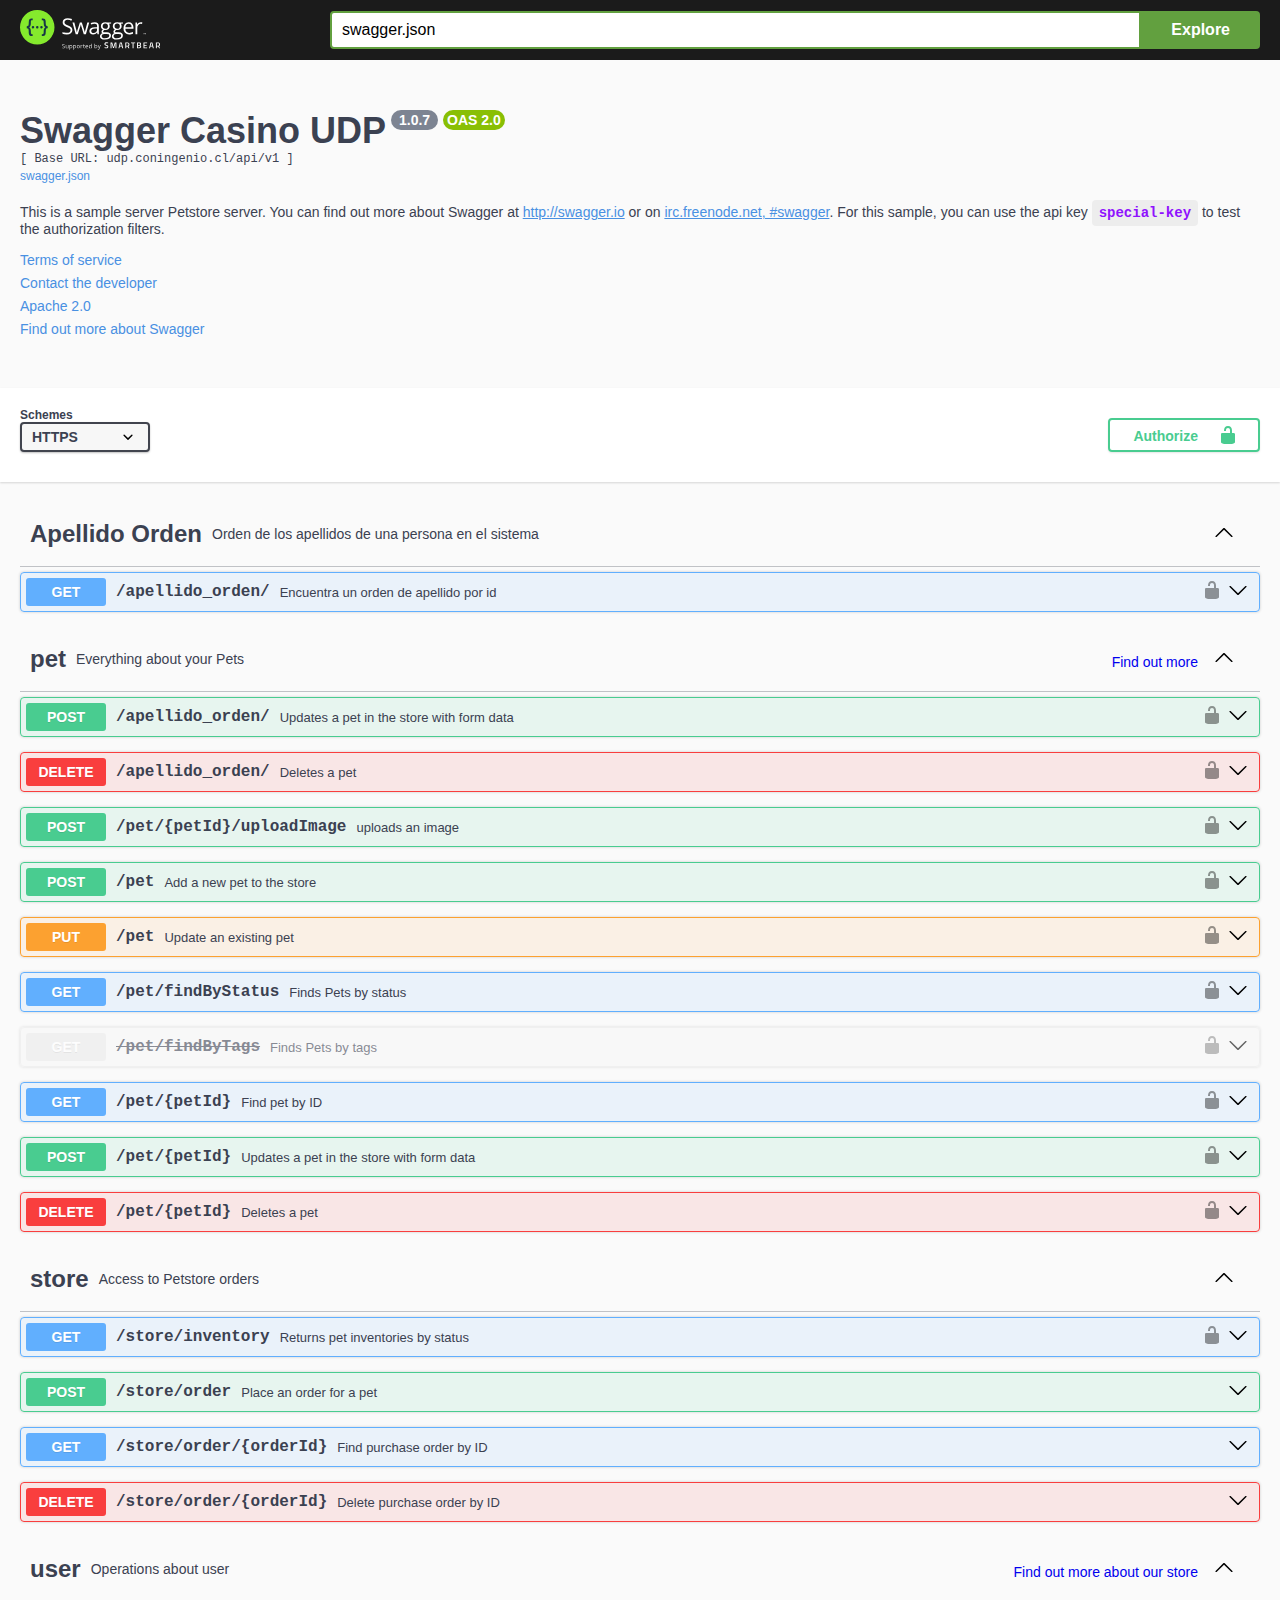
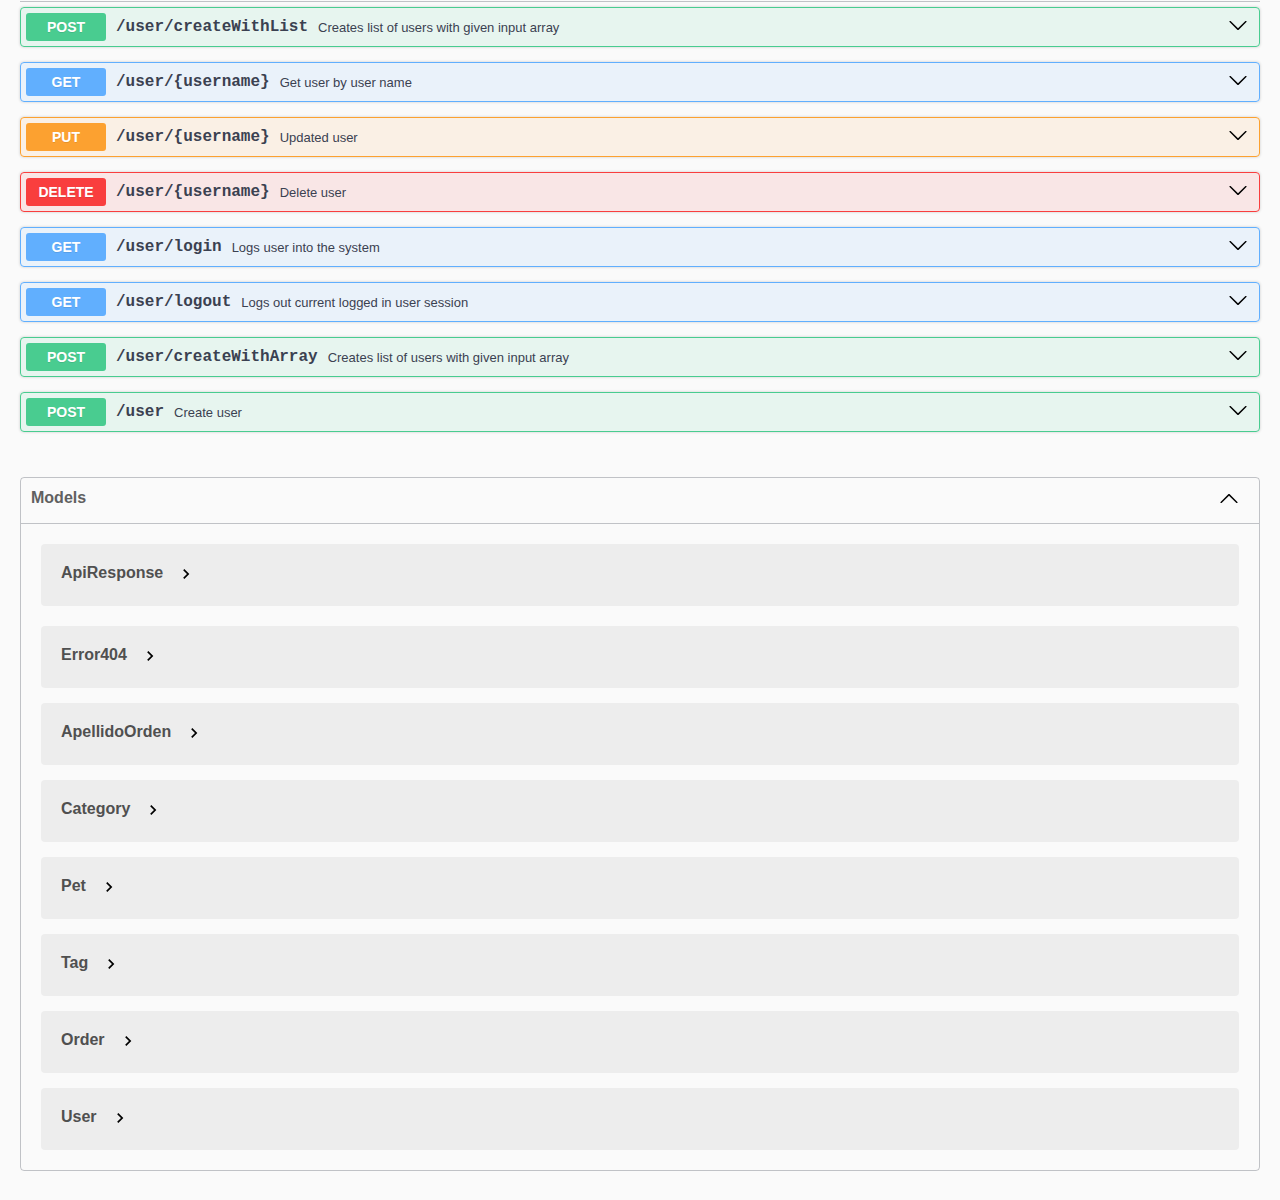
<file: api/documentation/index.html>
<!-- HTML for static distribution bundle build -->
<!DOCTYPE html>
<html lang="en">
  <head>
    <meta charset="UTF-8">
    <title>Swagger UI</title>
    <link rel="stylesheet" type="text/css" href="./swagger-ui.css" />
    <link rel="stylesheet" type="text/css" href="index.css" />
    <link rel="icon" type="image/png" href="./favicon-32x32.png" sizes="32x32" />
    <link rel="icon" type="image/png" href="./favicon-16x16.png" sizes="16x16" />
  </head>

  <body>
    <div id="swagger-ui"></div>
    <script src="./swagger-ui-bundle.js" charset="UTF-8"> </script>
    <script src="./swagger-ui-standalone-preset.js" charset="UTF-8"> </script>
    <script src="./swagger-initializer.js" charset="UTF-8"> </script>
  </body>
</html>
</file>
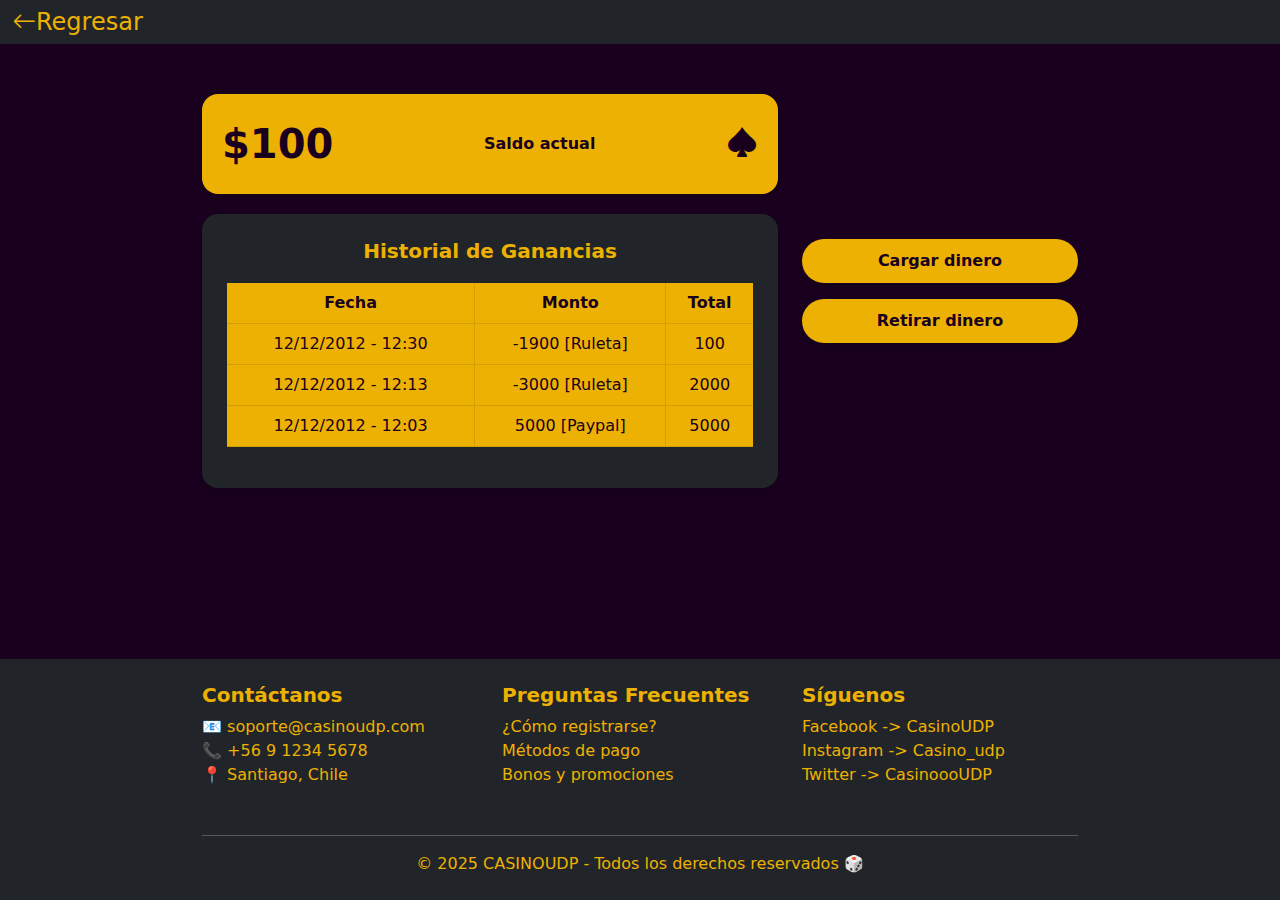
<file: Billetera_Casino.html>
<!DOCTYPE html>
<html lang="es">
<head>
    <meta charset="UTF-8">
    <meta name="viewport" content="width=device-width, initial-scale=1.0">
    <title>Billetera Virtual - Casino</title>
    <link href="https://cdn.jsdelivr.net/npm/bootstrap@5.3.3/dist/css/bootstrap.min.css" rel="stylesheet" integrity="sha384-QWTKZyjpPEjISv5WaRU9OFeRpok6YctnYmDr5pNlyT2bRjXh0JMhjY6hW+ALEwIH" crossorigin="anonymous">
    <link rel="stylesheet" href="https://cdn.jsdelivr.net/npm/bootstrap-icons@1.11.3/font/bootstrap-icons.min.css">
    <style>
        body {
            background-color: #1a001f;
            color: white;
            font-family: var(--bs-font-sans-serif);
            display: flex;
            flex-direction: column;
            min-height: 100vh;
            margin: 0;
            padding: 0;
        }

        .main-content-wrapper {
            flex-grow: 1;
            padding: 20px;
        }

        .container {
            max-width: 900px;
            width: 100%;
        }

        .navbar {
            margin-bottom: 30px;
            background-color: #212529 !important;
        }

        .btn-back {
            background: none;
            border: none;
            color: #edb103;
            font-size: 1.5rem;
            display: flex;
            align-items: center;
            padding: 0;}

        .card-balance {
            background-color: #edb103;
            border-radius: 1rem;
            color: #1a001f;
            padding: 20px;
            display: flex;
            justify-content: space-between;
            align-items: center;
            font-weight: 600;
            box-shadow: 0 4px 6px rgba(0, 0, 0, 0.2);
            margin-bottom: 20px;
        }

        .card-balance .balance-amount {
            font-size: 2.5rem;
            font-weight: 700;
            padding-right: 20px;
        }

        .card-balance .bi-suit-spade-fill {
            font-size: 2rem;
            color: #1a001f;}

        .card-transaction-history {
            background-color: #212529;
            border-radius: 1rem;
            padding: 25px;
            box-shadow: 0 4px 6px rgba(0, 0, 0, 0.2);
            color: #edb103;
            overflow: hidden;
        }
       
        .card-form {
            background-color: #e28f12;
            border-radius: 1rem;
            padding: 25px;
            box-shadow: 0 4px 6px rgba(0, 0, 0, 0.2);
            color: #1a001f;
        }

        .card-transaction-history h5 {
            text-align: center;
            font-weight: 600;
            margin-bottom: 20px;
            color:#edb103;
        }

        .table {
            background-color: transparent;
            border-radius: 1rem;
            border-collapse: separate;
            border-spacing: 0;
        }

        .table th {
            color: #1a001f;
            text-align: center;
            background-color: #edb103 !important;
            border-bottom: 1px solid #d19f03;
        }

        .table tbody,
        .table tbody tr,
        .table tbody td {
            background-color: #edb103 !important;


        }

        .table td {
            color: #1a001f;
            text-align: center;
        }

        .table tbody tr {
            border-bottom: 1px solid #d19f03;
        }

        .table th:first-child,
        .table td:first-child {
            border-right: 1px solid #d19f03;
        }

        .table th:nth-child(2),
        .table td:nth-child(2) {
            border-right: 1px solid #d19f03;
        }

        .table-responsive {
            max-height: 250px;
            overflow-y: auto;
        }

        .btn-wallet {
            background-color: #edb103;
            color: #1a001f;
            font-weight: 600;
            border: none;
            border-radius: 2rem;
            padding: 10px 20px;
            box-shadow: 0 4px 6px rgba(0, 0, 0, 0.2);
            transition: transform 0.2s;
            width: 100%;
        }

        .btn-wallet:hover {
            transform: translateY(-2px);
            background-color: #d19f03;
        }

        .btn-black {
            background-color: #1a1a1a;
            color: white;
            border-radius: 2rem;
            font-weight: 600;
            padding: 10px 40px;
            border: none;
            transition: background-color 0.2s;
            width: 100%;
        }

        .btn-black:hover {
            background-color: #000;
        }

        .form-control, .form-select {
            background-color: #1a001f;
            border: none;
            color: #edb103;
            border-radius: 0.5rem;
            padding: 10px;
            font-weight: 600;
        }
       
        input[type="number"] {
            color: #edb103;
        }

        .form-control.is-invalid, .form-select.is-invalid {
            border: 2px solid #ff4d4f !important;
        }

        .form-control::placeholder, .form-select option {
            color: #edb103;
        }

        .form-control:focus,
        .form-select:focus {
            background-color: #1a001f;
            box-shadow: 0 0 0 0.25rem rgba(237, 177, 3, 0.25);
            border-color: #edb103;
        }

        input[type=number]::-webkit-inner-spin-button,
        input[type=number]::-webkit-outer-spin-button {
            -webkit-appearance: none;
            margin: 0;
        }

        input[type=number] {
            -moz-appearance: textfield;}

        .table-responsive::-webkit-scrollbar {
            width: 8px;
        }

        .table-responsive::-webkit-scrollbar-track {
            background: #edb103;
            border-radius: 10px;
        }

        .table-responsive::-webkit-scrollbar-thumb {
            background-color: #d19f03;
            border-radius: 10px;
            border: 2px solid #edb103;
        }

        .modal-custom .modal-content {
            background-color: #fff;
            color: #1a001f;
            border-radius: 1rem;
            text-align: center;
            padding: 2rem;
            box-shadow: 0 8px 16px rgba(0, 0, 0, 0.3);
        }

        .modal-custom .modal-header,
        .modal-custom .modal-footer {
            border: none;
        }

        .modal-custom .modal-title {
            font-weight: 700;
            font-size: 1.5rem;
        }

        .modal-custom .bi {
            font-size: 3rem;
            margin-bottom: 1rem;
        }

        .modal-custom .bi-x-circle-fill,
        .modal-custom .bi-exclamation-triangle-fill {
            color: #ff4d4f;
        }

        .modal-custom .bi-check-circle-fill {
            color: #52c41a;
        }

        .alert-floating {
            position: fixed;
            bottom: 20px;
            right: 20px;
            background-color: #fff;
            color: #1a001f;
            padding: 10px 20px;
            border-radius: 0.5rem;
            box-shadow: 0 4px 8px rgba(0, 0, 0, 0.2);
            display: none;
            z-index: 1050;
        }

        #deposit-screen, #withdraw-screen {
            display: none;
        }

        .footer-text-color a,
        .footer-text-color li,
        .footer-text-color h5,
        .footer-text-color p {
            color: #edb103 !important;
        }
       
    </style>
</head>

<body>
    <header class="navbar navbar-expand-lg py-1" style="background-color: #212529;">
        <div class="container-fluid">
            <button class="btn-back" disabled><i class="bi bi-arrow-left"></i> Regresar</button>
        </div>
    </header>

    <main class="main-content-wrapper">
        <div class="container">
            <div id="main-screen">
                <div class="row">
                    <div class="col-lg-8 col-md-7">
                        <section class="card-balance">
                            <span class="balance-amount" id="balance-display">$100</span>
                            <span>Saldo actual</span>
                            <i class="bi bi-suit-spade-fill"></i>
                        </section>
                        <section class="card-transaction-history">
                            <h5>Historial de Ganancias</h5>
                            <div class="table-responsive">
                                <table class="table">
                                    <thead>
                                        <tr>
                                            <th>Fecha</th>
                                            <th>Monto</th>
                                            <th>Total</th>
                                        </tr>
                                    </thead>
                                    <tbody>
                                        <tr>
                                            <td>12/12/2012 - 12:30</td>
                                            <td>-1900 [Ruleta]</td>
                                            <td>100</td>
                                        </tr>
                                        <tr>
                                            <td>12/12/2012 - 12:13</td>
                                            <td>-3000 [Ruleta]</td>
                                            <td>2000</td>
                                        </tr>
                                        <tr>
                                            <td>12/12/2012 - 12:03</td>
                                            <td>5000 [Paypal]</td>
                                            <td>5000</td>
                                        </tr>
                                    </tbody>
                                </table>
                            </div>
                        </section>
                    </div>
                    <section class="col-lg-4 col-md-5 d-flex flex-column justify-content-center mt-3 mt-md-0">
                        <button class="btn btn-wallet mb-3" onclick="document.getElementById('main-screen').style.display='none'; document.getElementById('deposit-screen').style.display='block';">Cargar dinero</button>
                        <button class="btn btn-wallet" onclick="document.getElementById('main-screen').style.display='none'; document.getElementById('withdraw-screen').style.display='block';">Retirar dinero</button>
                    </section>
                </div>
            </div>

            <div id="deposit-screen">
                <header class="navbar navbar-expand-lg py-1" style="background-color: #212529;">
                    <div class="container-fluid">
                        <button class="btn-back" onclick="document.getElementById('deposit-screen').style.display='none'; document.getElementById('main-screen').style.display='block';"><i class="bi bi-arrow-left"></i> Regresar</button>
                    </div>
                </header>
                <div class="row">
                    <div class="col-12">
                        <section class="card-balance">
                            <span class="balance-amount" id="balance-deposit-display">$100</span>
                            <span>Saldo actual</span>
                            <i class="bi bi-suit-spade-fill"></i>
                        </section>
                        <form class="card-form p-4">
                            <div class="mb-3">
                                <label for="deposit-amount" class="form-label">Monto a cargar:</label>
                                <input type="number" class="form-control" id="deposit-amount" placeholder="Ingrese el monto">
                            </div>
                            <div class="mb-4">
                                <label for="deposit-method" class="form-label">Medio de Pago:</label>
                                <select class="form-select" id="deposit-method">
                                    <option value="" disabled selected>Seleccionar</option>
                                    <option value="tarjeta_credito">Tarjeta de crédito</option>
                                    <option value="tarjeta_debito">Tarjeta de débito</option>
                                    <option value="webpay">Paypal</option>
                                    <option value="servipag">Servipag</option>
                                </select>
                            </div>
                            <div class="d-grid gap-2">
                                <button class="btn btn-black">Cargar</button>
                            </div>
                        </form>
                    </div>
                </div>
            </div>

            <div id="withdraw-screen">
                <header class="navbar navbar-expand-lg py-1" style="background-color: #212529;">
                    <div class="container-fluid">
                        <button class="btn-back" onclick="document.getElementById('withdraw-screen').style.display='none'; document.getElementById('main-screen').style.display='block';"><i class="bi bi-arrow-left"></i> Regresar</button>
                    </div>
                </header>
                <div class="row">
                    <div class="col-12">
                        <section class="card-balance">
                            <span class="balance-amount" id="balance-withdraw-display">$0</span>
                            <span>Saldo actual</span>
                            <i class="bi bi-suit-spade-fill"></i>
                        </section>
                        <form class="card-form p-4">
                            <div class="mb-3">
                                <label for="withdraw-amount" class="form-label">Monto a retirar:</label>
                                <input type="number" class="form-control" id="withdraw-amount" placeholder="Ingrese el monto">
                            </div>
                            <div class="mb-4">
                                <label for="withdraw-method" class="form-label">Medio de Pago:</label>
                                <select class="form-select" id="withdraw-method">
                                    <option value="" disabled selected>Seleccionar</option>
                                    <option value="transferencia">Transferencia Bancaria</option>
                                    <option value="webpay">Bitcoins</option>
                                    <option value="webpay">Paypal</option>
                                </select>
                            </div>
                            <div class="d-grid gap-2">
                                <button class="btn btn-black">Retirar</button>
                            </div>
                        </form>
                    </div>
                </div>
            </div>
        </div>

        <div class="modal fade modal-custom" id="insufficientBalanceModal" tabindex="-1" aria-labelledby="insufficientBalanceModalLabel" aria-hidden="true">
            <div class="modal-dialog modal-dialog-centered">
                <div class="modal-content">
                    <div class="modal-body">
                        <i class="bi bi-exclamation-triangle-fill"></i>
                        <h5 class="modal-title mb-3" id="insufficientBalanceModalLabel">Saldo Insuficiente</h5>
                        <p>Vuelva a intentar.</p>
                    </div>
                    <div class="modal-footer justify-content-center">
                        <button type="button" class="btn btn-black" data-bs-dismiss="modal">Aceptar</button>
                    </div>
                </div>
            </div>
        </div>

        <div class="modal fade modal-custom" id="selectPaymentModal" tabindex="-1" aria-labelledby="selectPaymentModalLabel" aria-hidden="true">
            <div class="modal-dialog modal-dialog-centered">
                <div class="modal-content">
                    <div class="modal-body">
                        <i class="bi bi-credit-card-fill"></i>
                        <h5 class="modal-title mb-3" id="selectPaymentModalLabel">Seleccione un medio de pago</h5>
                    </div>
                    <div class="modal-footer justify-content-center">
                        <button type="button" class="btn btn-black" data-bs-dismiss="modal">Aceptar</button>
                    </div>
                </div>
            </div>
        </div>

        <div class="modal fade modal-custom" id="successModal" tabindex="-1" aria-labelledby="successModalLabel" aria-hidden="true">
            <div class="modal-dialog modal-dialog-centered">
                <div class="modal-content">
                    <div class="modal-body">
                        <i class="bi bi-check-circle-fill"></i>
                        <h5 class="modal-title mb-3" id="successModalLabel">Transacción exitosa</h5>
                        <p>¡Hora de apostar!</p>
                        <div class="d-flex justify-content-center mt-3">
                            <i class="bi bi-suit-spade-fill" style="font-size: 2rem; color: #2c0e3e;"></i>
                            <i class="bi bi-suit-diamond-fill ms-3" style="font-size: 2rem; color: #ff4d4f;"></i>
                        </div>
                    </div>
                    <div class="modal-footer justify-content-center">
                        <button type="button" class="btn btn-black" data-bs-dismiss="modal">Aceptar</button>
                    </div>
                </div>
            </div>
        </div>

        <div id="amount-warning" class="alert-floating">
            <i class="bi bi-suit-diamond-fill me-2" style="color: #ff4d4f;"></i>
            <span>Ingrese el monto a retirar</span>
        </div>

        <div id="deposit-warning" class="alert-floating">
            <i class="bi bi-suit-club-fill me-2" style="color: #2c0e3e;"></i>
            <span>Ingrese el monto a cargar</span>
        </div>
    </main>
    <footer class="bg-dark mt-5 footer-text-color">
      <div class="container py-4">
          <div class="row">
              <div class="col-md-4 mb-3">
                  <h5 class="fw-bold">Contáctanos</h5>
                  <ul class="list-unstyled">
                      <li>📧 soporte@casinoudp.com</li>
                      <li>📞 +56 9 1234 5678</li>
                      <li>📍 Santiago, Chile</li>
                  </ul>
              </div>
              <div class="col-md-4 mb-3">
                  <h5 class="fw-bold">Preguntas Frecuentes</h5>
                  <ul class="list-unstyled">
                      <li><a href="#" class="text-white text-decoration-none">¿Cómo registrarse?</a></li>
                      <li><a href="#" class="text-white text-decoration-none">Métodos de pago</a></li>
                      <li><a href="#" class="text-white text-decoration-none">Bonos y promociones</a></li>
                  </ul>
              </div>
              <div class="col-md-4 mb-3">
                  <h5 class="fw-bold">Síguenos</h5>
                  <ul class="list-unstyled">
                      <li>Facebook -> CasinoUDP</li>
                      <li>Instagram -> Casino_udp</li>
                      <li>Twitter -> CasinoooUDP</li>
                  </ul>
              </div>
          </div>
          <hr class="border-light">
          <p class="text-center mb-0">&copy; 2025 CASINOUDP - Todos los derechos reservados 🎲</p>
      </div>
  </footer>

    <script src="https://cdn.jsdelivr.net/npm/bootstrap@5.3.3/dist/js/bootstrap.bundle.min.js" integrity="sha384-YvpcrYf0tY3lHB60NNkmXc5s9fDVZLESaAA55NDzOxhy9GkcIdslK1eN7N6jIeHz" crossorigin="anonymous"></script>
</body>
</html>
</file>
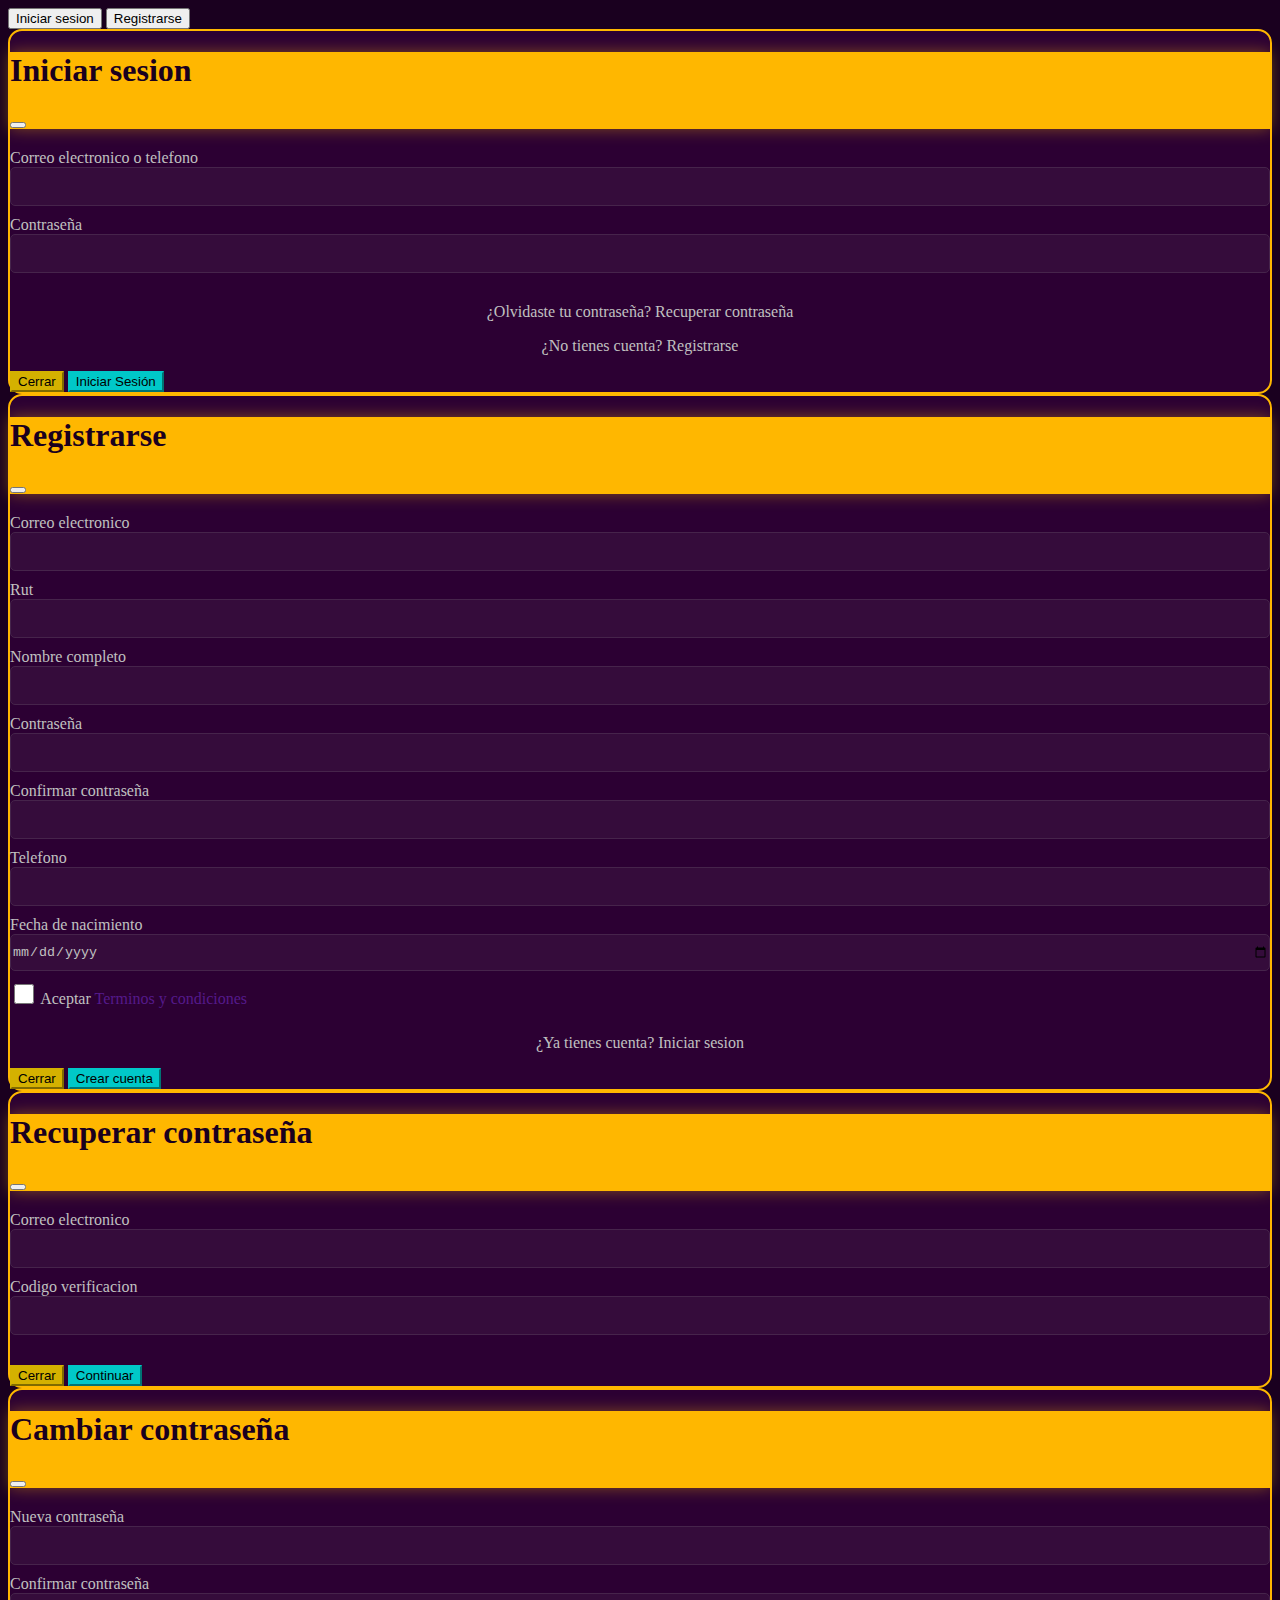
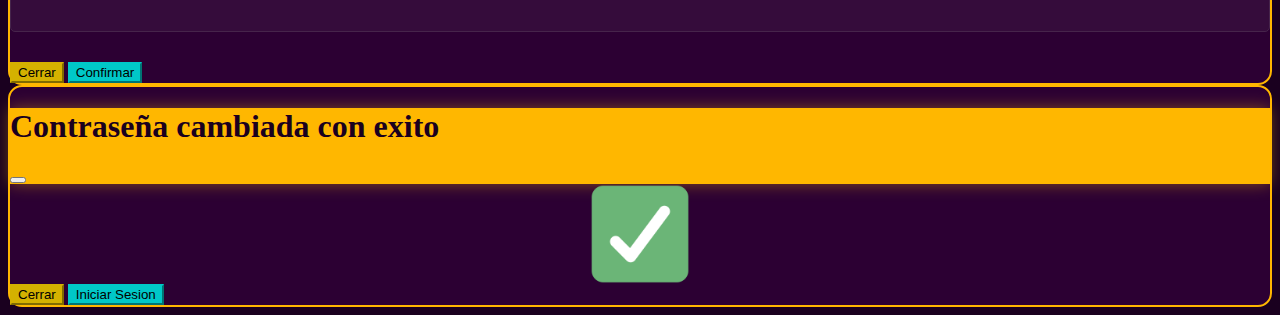
<file: botonesUsuario.html>
<!DOCTYPE html>
<html lang="en">

<head>
    <link rel="stylesheet" href="style.css">
    <meta charset="UTF-8">
    <meta name="viewport" content="width=device-width, initial-scale=1.0">
    <title>Inicio de sesion</title>
    <link href="https://cdn.jsdelivr.net/npm/bootstrap@5.3.7/dist/css/bootstrap.min.css" rel="stylesheet"
        integrity="sha384-LN+7fdVzj6u52u30Kp6M/trliBMCMKTyK833zpbD+pXdCLuTusPj697FH4R/5mcr" crossorigin="anonymous">
</head>

<body>
    <!-- Button trigger modal -->
    <button type="button" class="btn btn-primary" data-bs-toggle="modal" data-bs-target="#FormIniciarSesion">
        Iniciar sesion
    </button>
    <button type="button" class="btn btn-primary" data-bs-toggle="modal" data-bs-target="#FormRegistrarse">
        Registrarse
    </button>

    <div id="modals"></div>

    <script src="modals.js"></script>
    
    <script src="https://cdn.jsdelivr.net/npm/bootstrap@5.3.7/dist/js/bootstrap.bundle.min.js"
        integrity="sha384-ndDqU0Gzau9qJ1lfW4pNLlhNTkCfHzAVBReH9diLvGRem5+R9g2FzA8ZGN954O5Q"
        crossorigin="anonymous"></script>
</body>

</html>
</file>
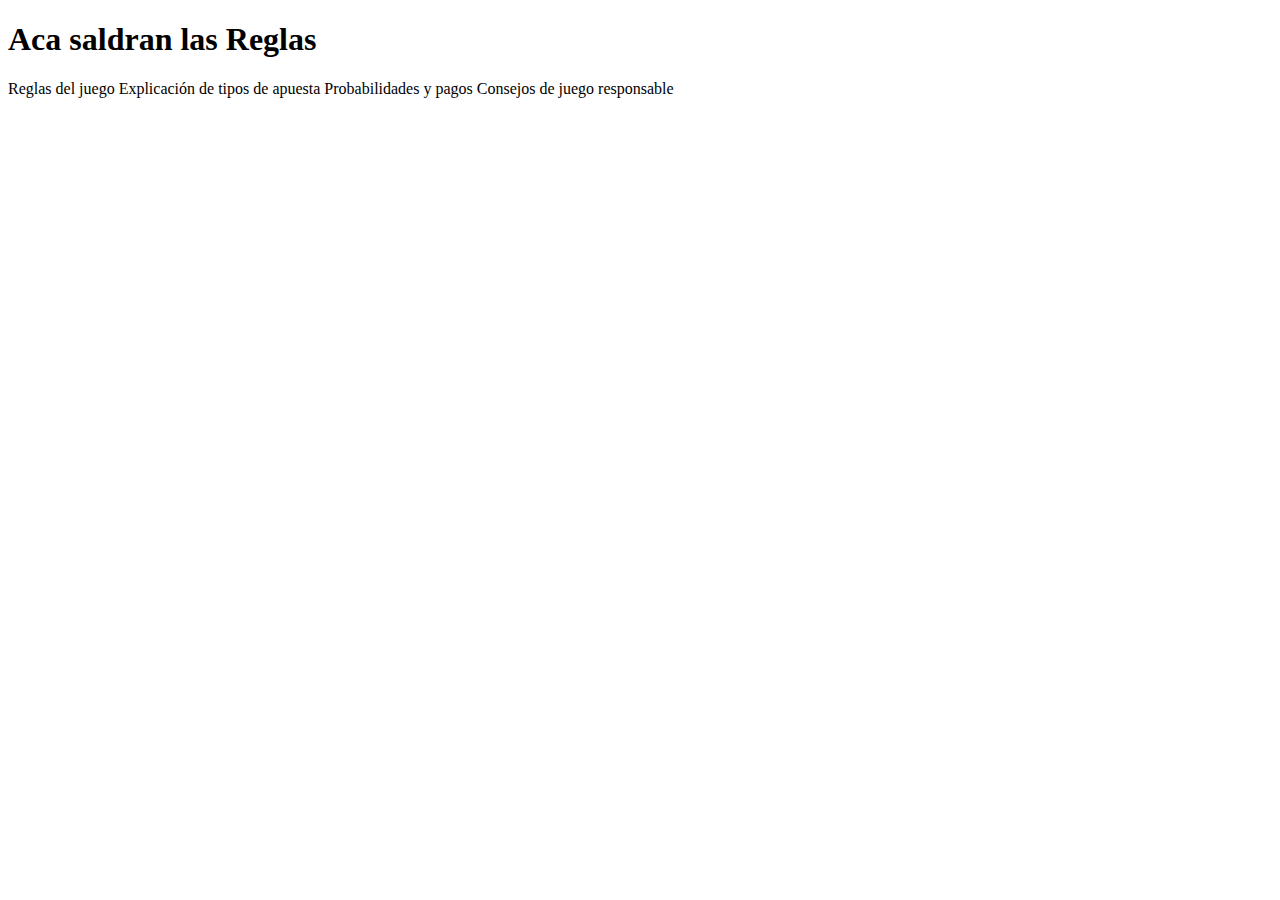
<file: Casino/Reglas.html>
<!DOCTYPE html>
<html lang="en">
<head>
    <meta charset="UTF-8">
    <meta name="viewport" content="width=device-width, initial-scale=1.0">
    <title>ultimas apuestas</title>
</head>
<body>
    <h1>Aca saldran las Reglas</h1>
    <p>Reglas del juego
Explicación de tipos de apuesta
Probabilidades y pagos
Consejos de juego responsable
</p>
</body>
</html>
</file>
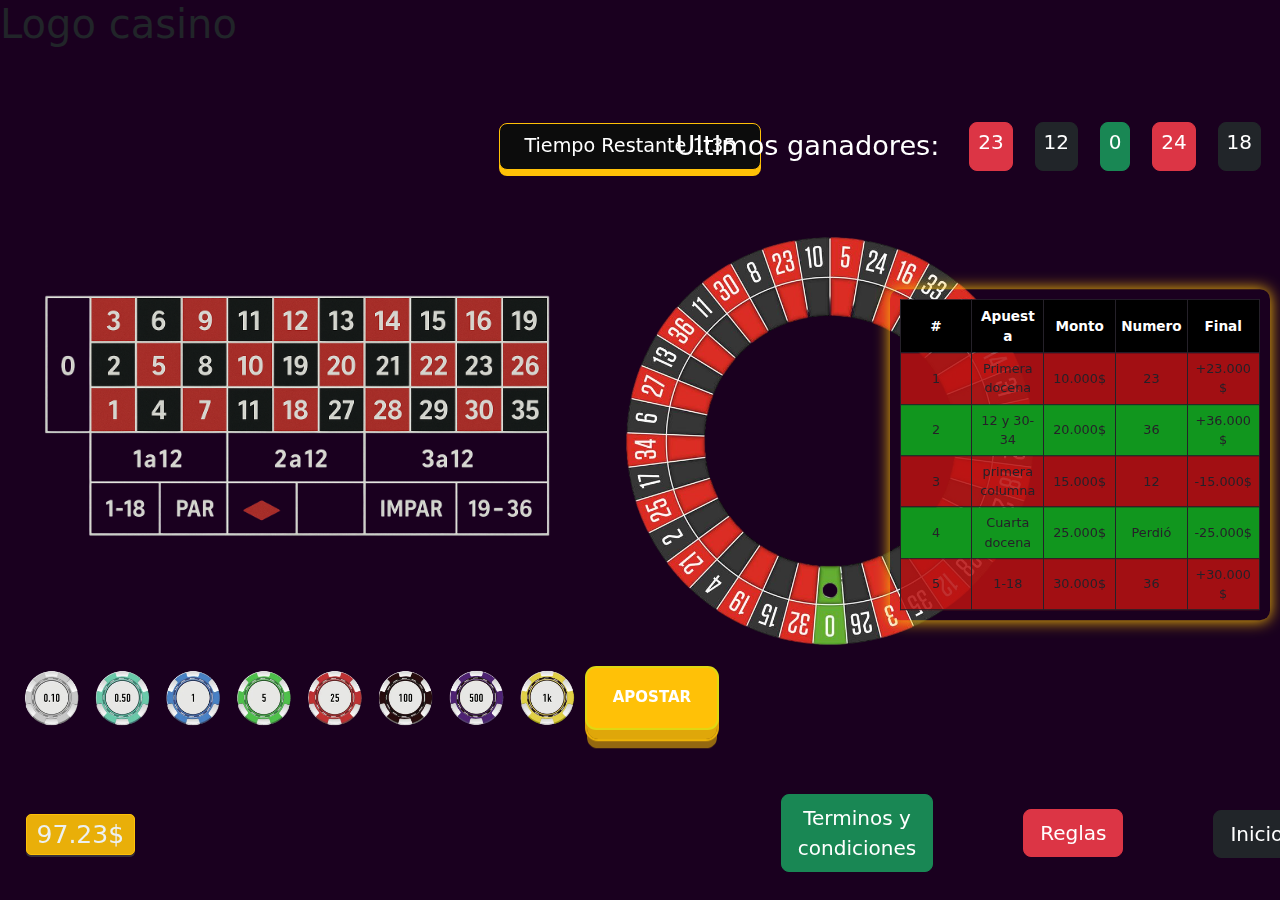
<file: Casino/ruleta.html>
<!DOCTYPE html>
<html lang="en">
<head>
    <meta charset="UTF-8">
    <meta name="viewport" content="width=device-width, initial-scale=1.0">
    <title>Casino</title>
    <link href="https://cdn.jsdelivr.net/npm/bootstrap@5.3.7/dist/css/bootstrap.min.css" rel="stylesheet">
    <script src="https://cdn.jsdelivr.net/npm/bootstrap@5.3.7/dist/js/bootstrap.bundle.min.js"></script>
    <link rel="stylesheet" href="style.css">
</head>
<body>

    <h1>Logo casino</h1>

    <div class="medio_arriba"> 
        <div class="estado_apuesta boton_saldo">Tiempo Restante 1:35</div>
        <div class="ultimos_ganadores">          
          <ul>
            <li class="ultimos_ganadores_titulo letras_grandes">Ultimos ganadores:</li>
            <li class="btn btn-lg btn-danger inhabilitado">23</li>
            <li class="btn btn-lg btn-dark inhabilitado">12</li>
            <li class="btn btn-lg btn-success inhabilitado">0</li>
            <li class="btn btn-lg btn-danger inhabilitado">24</li>
            <li class="btn btn-lg btn-dark inhabilitado">18</li>
          </ul>
        </div>
    </div>


    <div class="centro">
        <div class="">
        <img src="tablero2.0.png" alt="tablero casino" width="600" height="auto">
        <img src="ruleta_2.0.png" alt="ruleta casino" class="img-fluid" width="450" height="auto">
        </div>
        <div class="tabla">
            <table>
                <thead>
                    <tr>
                        <th>#</th>
                        <th>Apuesta</th>
                        <th>Monto</th>
                        <th>Numero</th>
                        <th>Final</th>
                    </tr>
                </thead>
                <tbody>
                    <tr>
                        <td>1</td>
                        <td>Primera docena</td>
                        <td>10.000$</td>
                        <td>23</td>
                        <td>+23.000$</td>
                    </tr>
                    <tr>
                        <td>2</td>
                        <td>12 y 30-34</td>
                        <td>20.000$</td>
                        <td>36</td>
                        <td>+36.000$</td>
                    </tr>
                    <tr>
                        <td>3</td>
                        <td>primera columna</td>
                        <td>15.000$</td>
                        <td>12</td>
                        <td>-15.000$</td>
                    </tr>
                    <tr>
                        <td>4</td>
                        <td>Cuarta docena</td>
                        <td>25.000$</td>
                        <td>Perdió</td>
                        <td>-25.000$</td>
                    </tr>
                    <tr>
                        <td>5</td>
                        <td>1-18</td>
                        <td>30.000$</td>
                        <td>36</td>
                        <td>+30.000$</td>
                    </tr>
                </tbody>
            </table>
        </div>
     </div>
     <div class="medio_abajo">
       <div class="fichas fichas-img"><img src="Fichas.png" alt="Foto_fichas"></div>
       <div><button class="button_apuesta">apostar</button></div>
    </div>
    <div class="abajo">
             <div class="boton_saldo boton_activo_saldo letras_grandes abajo_izquierda">97.23$</div>
            <ul>
              

                <button class="btn btn-primary btn-success btn-lg prioridad" type="button" data-bs-toggle="offcanvas" data-bs-target="#offcanvasTerminos" aria-controls="offcanvasRight">Terminos y condiciones</button>

                  <div class="offcanvas offcanvas-end color-slice" tabindex="-1" id="offcanvasTerminos" aria-labelledby="offcanvasRightLabel">
                  <div class="offcanvas-header">
                  <h5 class="offcanvas-title" id="offcanvasRightLabel">Terminos y condiciones</h5>
                  <button type="button" class="btn-close" data-bs-dismiss="offcanvas" aria-label="Close"></button>
                  </div>
                  <div class="offcanvas-body">
                   <ol class="lista-terminos">
                     <li>Cada jugador es responsable de el uso de sus recursos</li>
                     <li>AL acceder a esta pagina, el jugador acepta los terminos y condiciones del juego.</li>
                     <li>El usuario no tiene limite de apuestas</li>
                     <li>Responsabilidad de los Usuarios respecto de la información registrada en el sitio
                          Creado en Chile adoptará las medidas necesarias y prudentes para resguardar la seguridad de los datos y clave secreta.</li>
                     <li>Los presentes términos y condiciones se rigen por las leyes de la República de Chile. Cualquier controversia o conflicto derivado de la utilización del sitio web de Creado en Chile, sus Términos y Condiciones y las Políticas de Privacidad, su validez, interpretación, alcance o cumplimiento, será sometida a las leyes aplicables de la República de Chile.</li>
                     <li>Los productos y servicios que se informan en este sitio sólo podrán ser pagados por medio de:
                         1. Tarjeta de crédito bancarias Visa, Mastercard, emitidas en Chile.
                         2. Tarjetas de débito bancarias acogidas al sistema Redcompra, emitidas en Chile por bancos nacionales.
                         3. El pago con tarjetas de débito se realizará a través de WebPay, que es un sistema de pago electrónico que se encarga de hacer el cargo automático a la cuenta bancaria del usuario.</li>
                   </ol>
                  </div>
                  </div>
             

                <button class="btn btn-primary btn-danger btn-lg prioridad" type="button" data-bs-toggle="offcanvas" data-bs-target="#offcanvasReglas" aria-controls="offcanvasRight">Reglas</button>

                  <div class="offcanvas offcanvas-end color-slice" tabindex="-1" id="offcanvasReglas" aria-labelledby="offcanvasRightLabel">
                  <div class="offcanvas-header">
                  <h5 class="offcanvas-title" id="offcanvasRightLabel">Reglas Ruleta Europea</h5>
                  <button type="button" class="btn-close" data-bs-dismiss="offcanvas" aria-label="Close"></button>
                  </div>
                  <div class="offcanvas-body">
                   <ol class="lista-reglas">
                     <li>Cada jugador comienza con 100 fichas</li>
                     <li>Las apuestas mínimas son de 5 fichas</li>
                     <li>Rojo o Negro: Si se apuesta a uno de estos colores y la bola cae en un número de ese color, el jugador gana el doble de lo apostado (1:1).</li>
                     <li>Par o Impar: Si se apuesta a los números pares o impares y la bola cae en un número que cumple esa condición, el jugador gana el doble de lo apostado (1:1).</li>
                     <li>Número Único: Si el jugador apuesta a un solo número (del 0 al 36) y la bola cae en ese número, ¡la ganancia es mucho mayor! Se paga 35 veces lo apostado (35:1).</li>
                     <li>EL numero 0 es el unico con color Verde</li>
                   </ol>
                  </div>
                  </div>
                <li><a href="#"class="btn btn-dark btn-primary btn-lg">Inicio</a></li>

            </ul>
                       
    </div>
    
    <div></div>
</body>
</html>
</file>
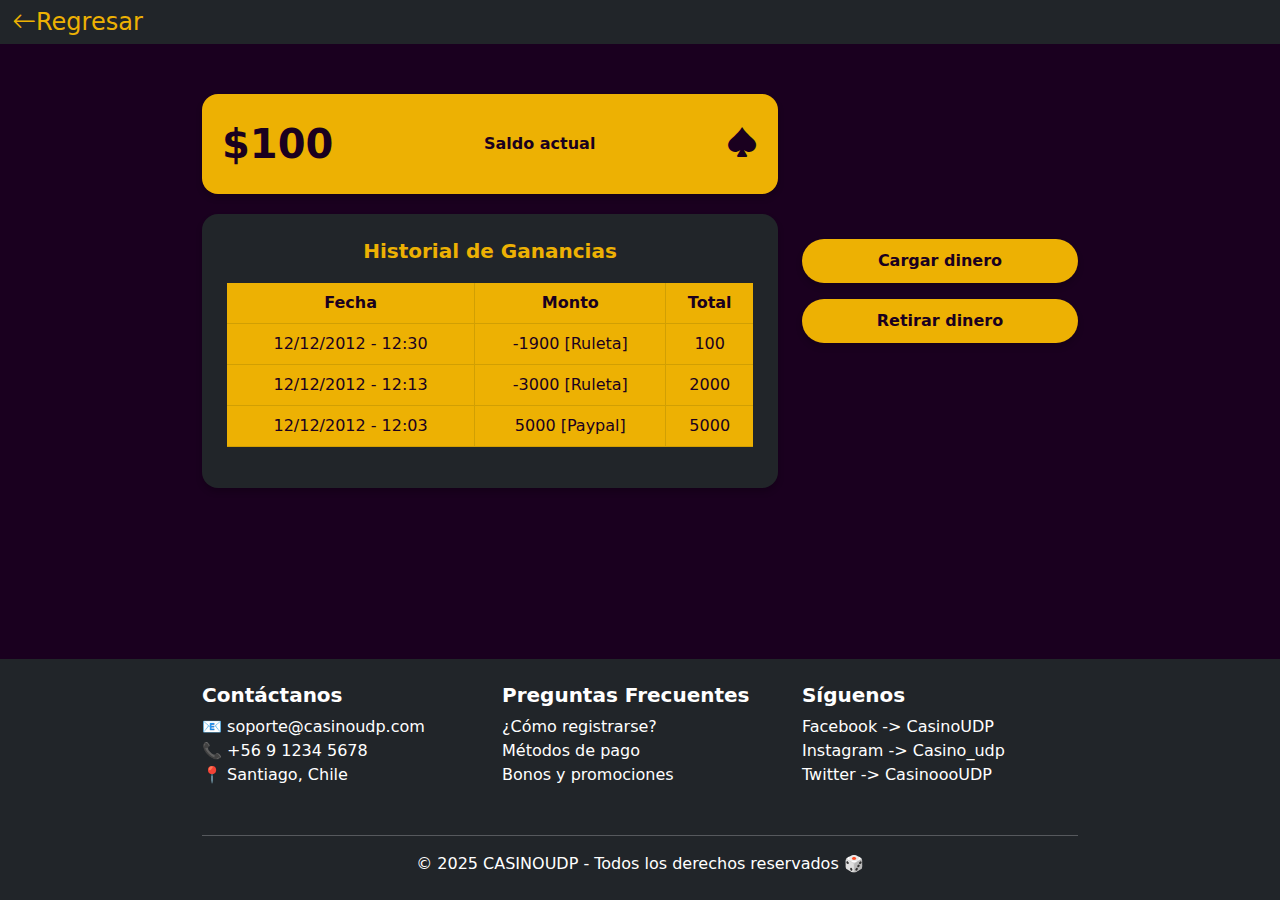
<file: desarrollo-web-main/Billetera_Casino.html>
<!DOCTYPE html>
<html lang="es">
<head>
    <meta charset="UTF-8">
    <meta name="viewport" content="width=device-width, initial-scale=1.0">
    <title>Billetera Virtual - Casino</title>
    <link href="https://cdn.jsdelivr.net/npm/bootstrap@5.3.3/dist/css/bootstrap.min.css" rel="stylesheet" integrity="sha384-QWTKZyjpPEjISv5WaRU9OFeRpok6YctnYmDr5pNlyT2bRjXh0JMhjY6hW+ALEwIH" crossorigin="anonymous">
    <link rel="stylesheet" href="https://cdn.jsdelivr.net/npm/bootstrap-icons@1.11.3/font/bootstrap-icons.min.css">
    <style>
body {
    background-color: #1a001f;
    color: white;
    font-family: var(--bs-font-sans-serif);
    display: flex;
    flex-direction: column;
    min-height: 100vh;
    margin: 0;
    padding: 0;
}

.main-content-wrapper {
  flex-grow: 1;
  padding: 20px;
}

.container {
  max-width: 900px;
  width: 100%;
}

.navbar {
  margin-bottom: 30px;
  background-color: #212529 !important;
}

.btn-back {
  background: none;
  border: none;
  color: #edb103;
  font-size: 1.5rem;
  display: flex;
  align-items: center;
  padding: 0;
}

.card-balance {
  background-color: #edb103;
  border-radius: 1rem;
  color: #1a001f;
  padding: 20px;
  display: flex;
  justify-content: space-between;
  align-items: center;
  font-weight: 600;
  box-shadow: 0 4px 6px rgba(0, 0, 0, 0.2);
  margin-bottom: 20px;
}

.card-balance .balance-amount {
  font-size: 2.5rem;
  font-weight: 700;
  padding-right: 20px;
}

.card-balance .bi-suit-spade-fill {
  font-size: 2rem;
  color: #1a001f;
}

.card-transaction-history {
  background-color: #212529;
  border-radius: 1rem;
  padding: 25px;
  box-shadow: 0 4px 6px rgba(0, 0, 0, 0.2);
  color: #edb103;
  overflow: hidden;
}
       
.card-form {
  background-color: #e28f12;
  border-radius: 1rem;
  padding: 25px;
  box-shadow: 0 4px 6px rgba(0, 0, 0, 0.2);
  color: #1a001f;
}

.card-transaction-history h5 {
  text-align: center;
  font-weight: 600;
  margin-bottom: 20px;
  color:#edb103;
}

.table {
  background-color: transparent;
  border-radius: 1rem;
  border-collapse: separate;
  border-spacing: 0;
}

.table th {
  color: #1a001f;
  text-align: center;
  background-color: #edb103 !important;
  border-bottom: 1px solid #d19f03;
}

.table tbody,
.table tbody tr,
.table tbody td {
  background-color: #edb103 !important;
}

.table td {
  color: #1a001f;
  text-align: center;
}

.table tbody tr {
  border-bottom: 1px solid #d19f03;
}

.table th:first-child,
.table td:first-child {
  border-right: 1px solid #d19f03;
}

.table th:nth-child(2),
.table td:nth-child(2) {
  border-right: 1px solid #d19f03;
}

.table-responsive {
  max-height: 250px;
  overflow-y: auto;
}

.btn-wallet {
  background-color: #edb103;
  color: #1a001f;
  font-weight: 600;
  border: none;
  border-radius: 2rem;
  padding: 10px 20px;
  box-shadow: 0 4px 6px rgba(0, 0, 0, 0.2);
  transition: transform 0.2s;
  width: 100%;
}

.btn-wallet:hover {
  transform: translateY(-2px);
  background-color: #d19f03;
}

.btn-black {
  background-color: #1a1a1a;
  color: white;
  border-radius: 2rem;
  font-weight: 600;
  padding: 10px 40px;
  border: none;
  transition: background-color 0.2s;
  width: 100%;
}

.btn-black:hover {
  background-color: #000;
}

.form-control, .form-select {
  background-color: #1a001f;
  border: none;
  color: #edb103;
  border-radius: 0.5rem;
  padding: 10px;
  font-weight: 600;
}
       
input[type="number"] {
  color: #edb103;
}

.form-control.is-invalid, .form-select.is-invalid {
  border: 2px solid #ff4d4f !important;
}

.form-control::placeholder, .form-select option {
  color: #edb103;
}

.form-control:focus,
.form-select:focus {
  background-color: #1a001f;
  box-shadow: 0 0 0 0.25rem rgba(237, 177, 3, 0.25);
  border-color: #edb103;
}

input[type=number]::-webkit-inner-spin-button,
input[type=number]::-webkit-outer-spin-button {
  -webkit-appearance: none;
  margin: 0;
}

.table-responsive::-webkit-scrollbar {
  width: 8px;
}

.table-responsive::-webkit-scrollbar-track {
  background: #edb103;
  border-radius: 10px;
}

.table-responsive::-webkit-scrollbar-thumb {
  background-color: #d19f03;
  border-radius: 10px;
  border: 2px solid #edb103;
}

.modal-custom .modal-content {
  background-color: #fff;
  color: #1a001f;
  border-radius: 1rem;
  text-align: center;
  padding: 2rem;
  box-shadow: 0 8px 16px rgba(0, 0, 0, 0.3);
}

.modal-custom .modal-header,
.modal-custom .modal-footer {
  border: none;
}

.modal-custom .modal-title {
  font-weight: 700;
  font-size: 1.5rem;
}

.modal-custom .bi {
  font-size: 3rem;
  margin-bottom: 1rem;
}

.modal-custom .bi-x-circle-fill,
.modal-custom .bi-exclamation-triangle-fill {
  color: #ff4d4f;
}

.modal-custom .bi-check-circle-fill {
  color: #52c41a;
}

.alert-floating {
  position: fixed;
  bottom: 20px;
  right: 20px;
  background-color: #fff;
  color: #1a001f;
  padding: 10px 20px;
  border-radius: 0.5rem;
  box-shadow: 0 4px 8px rgba(0, 0, 0, 0.2);
  display: none;
  z-index: 1050;
}

#deposit-screen, #withdraw-screen {
  display: none;
}
    </style>
</head>

<body>
    <header class="navbar navbar-expand-lg py-1" style="background-color: #212529;">
        <div class="container-fluid">
            <button class="btn-back" disabled><i class="bi bi-arrow-left"></i><a href="moduloUsuario.html" style="text-decoration: none; color: #edb103;"> Regresar</a></button>
        </div>
    </header>

    <main class="main-content-wrapper">
        <div class="container">
            <div id="main-screen">
                <div class="row">
                    <div class="col-lg-8 col-md-7">
                        <section class="card-balance">
                            <span class="balance-amount" id="balance-display">$100</span>
                            <span>Saldo actual</span>
                            <i class="bi bi-suit-spade-fill"></i>
                        </section>
                        <section class="card-transaction-history">
                            <h5>Historial de Ganancias</h5>
                            <div class="table-responsive">
                                <table class="table">
                                    <thead>
                                        <tr>
                                            <th>Fecha</th>
                                            <th>Monto</th>
                                            <th>Total</th>
                                        </tr>
                                    </thead>
                                    <tbody>
                                        <tr>
                                            <td>12/12/2012 - 12:30</td>
                                            <td>-1900 [Ruleta]</td>
                                            <td>100</td>
                                        </tr>
                                        <tr>
                                            <td>12/12/2012 - 12:13</td>
                                            <td>-3000 [Ruleta]</td>
                                            <td>2000</td>
                                        </tr>
                                        <tr>
                                            <td>12/12/2012 - 12:03</td>
                                            <td>5000 [Paypal]</td>
                                            <td>5000</td>
                                        </tr>
                                    </tbody>
                                </table>
                            </div>
                        </section>
                    </div>
                    <section class="col-lg-4 col-md-5 d-flex flex-column justify-content-center mt-3 mt-md-0">
                        <button class="btn btn-wallet mb-3" onclick="document.getElementById('main-screen').style.display='none'; document.getElementById('deposit-screen').style.display='block';">Cargar dinero</button>
                        <button class="btn btn-wallet" onclick="document.getElementById('main-screen').style.display='none'; document.getElementById('withdraw-screen').style.display='block';">Retirar dinero</button>
                    </section>
                </div>
            </div>

            <div id="deposit-screen">
                <header class="navbar navbar-expand-lg py-1" style="background-color: #212529;">
                    <div class="container-fluid">
                        <button class="btn-back" onclick="document.getElementById('deposit-screen').style.display='none'; document.getElementById('main-screen').style.display='block';"><i class="bi bi-arrow-left"></i>Regresar</button>
                    </div>
                </header>
                <div class="row">
                    <div class="col-12">
                        <section class="card-balance">
                            <span class="balance-amount" id="balance-deposit-display">$100</span>
                            <span>Saldo actual</span>
                            <i class="bi bi-suit-spade-fill"></i>
                        </section>
                        <form class="card-form p-4">
                            <div class="mb-3">
                                <label for="deposit-amount" class="form-label">Monto a cargar:</label>
                                <input type="number" class="form-control" id="deposit-amount" placeholder="Ingrese el monto">
                            </div>
                            <div class="mb-4">
                                <label for="deposit-method" class="form-label">Medio de Pago:</label>
                                <select class="form-select" id="deposit-method">
                                    <option value="" disabled selected>Seleccionar</option>
                                    <option value="tarjeta_credito">Tarjeta de crédito</option>
                                    <option value="tarjeta_debito">Tarjeta de débito</option>
                                    <option value="webpay">Paypal</option>
                                    <option value="servipag">Servipag</option>
                                </select>
                            </div>
                            <div class="d-grid gap-2">
                                <button class="btn btn-black">Cargar</button>
                            </div>
                        </form>
                    </div>
                </div>
            </div>

            <div id="withdraw-screen">
                <header class="navbar navbar-expand-lg py-1" style="background-color: #212529;">
                    <div class="container-fluid">
                        <button class="btn-back" onclick="document.getElementById('withdraw-screen').style.display='none'; document.getElementById('main-screen').style.display='block';"><i class="bi bi-arrow-left"></i> Regresar</button>
                    </div>
                </header>
                <div class="row">
                    <div class="col-12">
                        <section class="card-balance">
                            <span class="balance-amount" id="balance-withdraw-display">$0</span>
                            <span>Saldo actual</span>
                            <i class="bi bi-suit-spade-fill"></i>
                        </section>
                        <form class="card-form p-4">
                            <div class="mb-3">
                                <label for="withdraw-amount" class="form-label">Monto a retirar:</label>
                                <input type="number" class="form-control" id="withdraw-amount" placeholder="Ingrese el monto">
                            </div>
                            <div class="mb-4">
                                <label for="withdraw-method" class="form-label">Medio de Pago:</label>
                                <select class="form-select" id="withdraw-method">
                                    <option value="" disabled selected>Seleccionar</option>
                                    <option value="transferencia">Transferencia Bancaria</option>
                                    <option value="webpay">Bitcoins</option>
                                    <option value="webpay">Paypal</option>
                                </select>
                            </div>
                            <div class="d-grid gap-2">
                                <button class="btn btn-black">Retirar</button>
                            </div>
                        </form>
                    </div>
                </div>
            </div>
        </div>

        <div class="modal fade modal-custom" id="insufficientBalanceModal" tabindex="-1" aria-labelledby="insufficientBalanceModalLabel" aria-hidden="true">
            <div class="modal-dialog modal-dialog-centered">
                <div class="modal-content">
                    <div class="modal-body">
                        <i class="bi bi-exclamation-triangle-fill"></i>
                        <h5 class="modal-title mb-3" id="insufficientBalanceModalLabel">Saldo Insuficiente</h5>
                        <p>Vuelva a intentar.</p>
                    </div>
                    <div class="modal-footer justify-content-center">
                        <button type="button" class="btn btn-black" data-bs-dismiss="modal">Aceptar</button>
                    </div>
                </div>
            </div>
        </div>

        <div class="modal fade modal-custom" id="selectPaymentModal" tabindex="-1" aria-labelledby="selectPaymentModalLabel" aria-hidden="true">
            <div class="modal-dialog modal-dialog-centered">
                <div class="modal-content">
                    <div class="modal-body">
                        <i class="bi bi-credit-card-fill"></i>
                        <h5 class="modal-title mb-3" id="selectPaymentModalLabel">Seleccione un medio de pago</h5>
                    </div>
                    <div class="modal-footer justify-content-center">
                        <button type="button" class="btn btn-black" data-bs-dismiss="modal">Aceptar</button>
                    </div>
                </div>
            </div>
        </div>

        <div class="modal fade modal-custom" id="successModal" tabindex="-1" aria-labelledby="successModalLabel" aria-hidden="true">
            <div class="modal-dialog modal-dialog-centered">
                <div class="modal-content">
                    <div class="modal-body">
                        <i class="bi bi-check-circle-fill"></i>
                        <h5 class="modal-title mb-3" id="successModalLabel">Transacción exitosa</h5>
                        <p>¡Hora de apostar!</p>
                        <div class="d-flex justify-content-center mt-3">
                            <i class="bi bi-suit-spade-fill" style="font-size: 2rem; color: #2c0e3e;"></i>
                            <i class="bi bi-suit-diamond-fill ms-3" style="font-size: 2rem; color: #ff4d4f;"></i>
                        </div>
                    </div>
                    <div class="modal-footer justify-content-center">
                        <button type="button" class="btn btn-black" data-bs-dismiss="modal">Aceptar</button>
                    </div>
                </div>
            </div>
        </div>

        <div id="amount-warning" class="alert-floating">
            <i class="bi bi-suit-diamond-fill me-2" style="color: #ff4d4f;"></i>
            <span>Ingrese el monto a retirar</span>
        </div>

        <div id="deposit-warning" class="alert-floating">
            <i class="bi bi-suit-club-fill me-2" style="color: #2c0e3e;"></i>
            <span>Ingrese el monto a cargar</span>
        </div>
    </main>
    <footer class="bg-dark mt-5 footer-text-color">
      <div class="container py-4">
          <div class="row">
              <div class="col-md-4 mb-3">
                  <h5 class="fw-bold">Contáctanos</h5>
                  <ul class="list-unstyled">
                      <li>📧 soporte@casinoudp.com</li>
                      <li>📞 +56 9 1234 5678</li>
                      <li>📍 Santiago, Chile</li>
                  </ul>
              </div>
              <div class="col-md-4 mb-3">
                  <h5 class="fw-bold">Preguntas Frecuentes</h5>
                  <ul class="list-unstyled">
                      <li><a href="#" class="text-white text-decoration-none">¿Cómo registrarse?</a></li>
                      <li><a href="#" class="text-white text-decoration-none">Métodos de pago</a></li>
                      <li><a href="#" class="text-white text-decoration-none">Bonos y promociones</a></li>
                  </ul>
              </div>
              <div class="col-md-4 mb-3">
                  <h5 class="fw-bold">Síguenos</h5>
                  <ul class="list-unstyled">
                      <li>Facebook -> CasinoUDP</li>
                      <li>Instagram -> Casino_udp</li>
                      <li>Twitter -> CasinoooUDP</li>
                  </ul>
              </div>
          </div>
          <hr class="border-light">
          <p class="text-center mb-0">&copy; 2025 CASINOUDP - Todos los derechos reservados 🎲</p>
      </div>
  </footer>

    <script src="https://cdn.jsdelivr.net/npm/bootstrap@5.3.3/dist/js/bootstrap.bundle.min.js" integrity="sha384-YvpcrYf0tY3lHB60NNkmXc5s9fDVZLESaAA55NDzOxhy9GkcIdslK1eN7N6jIeHz" crossorigin="anonymous"></script>
</body>
</html>
</file>
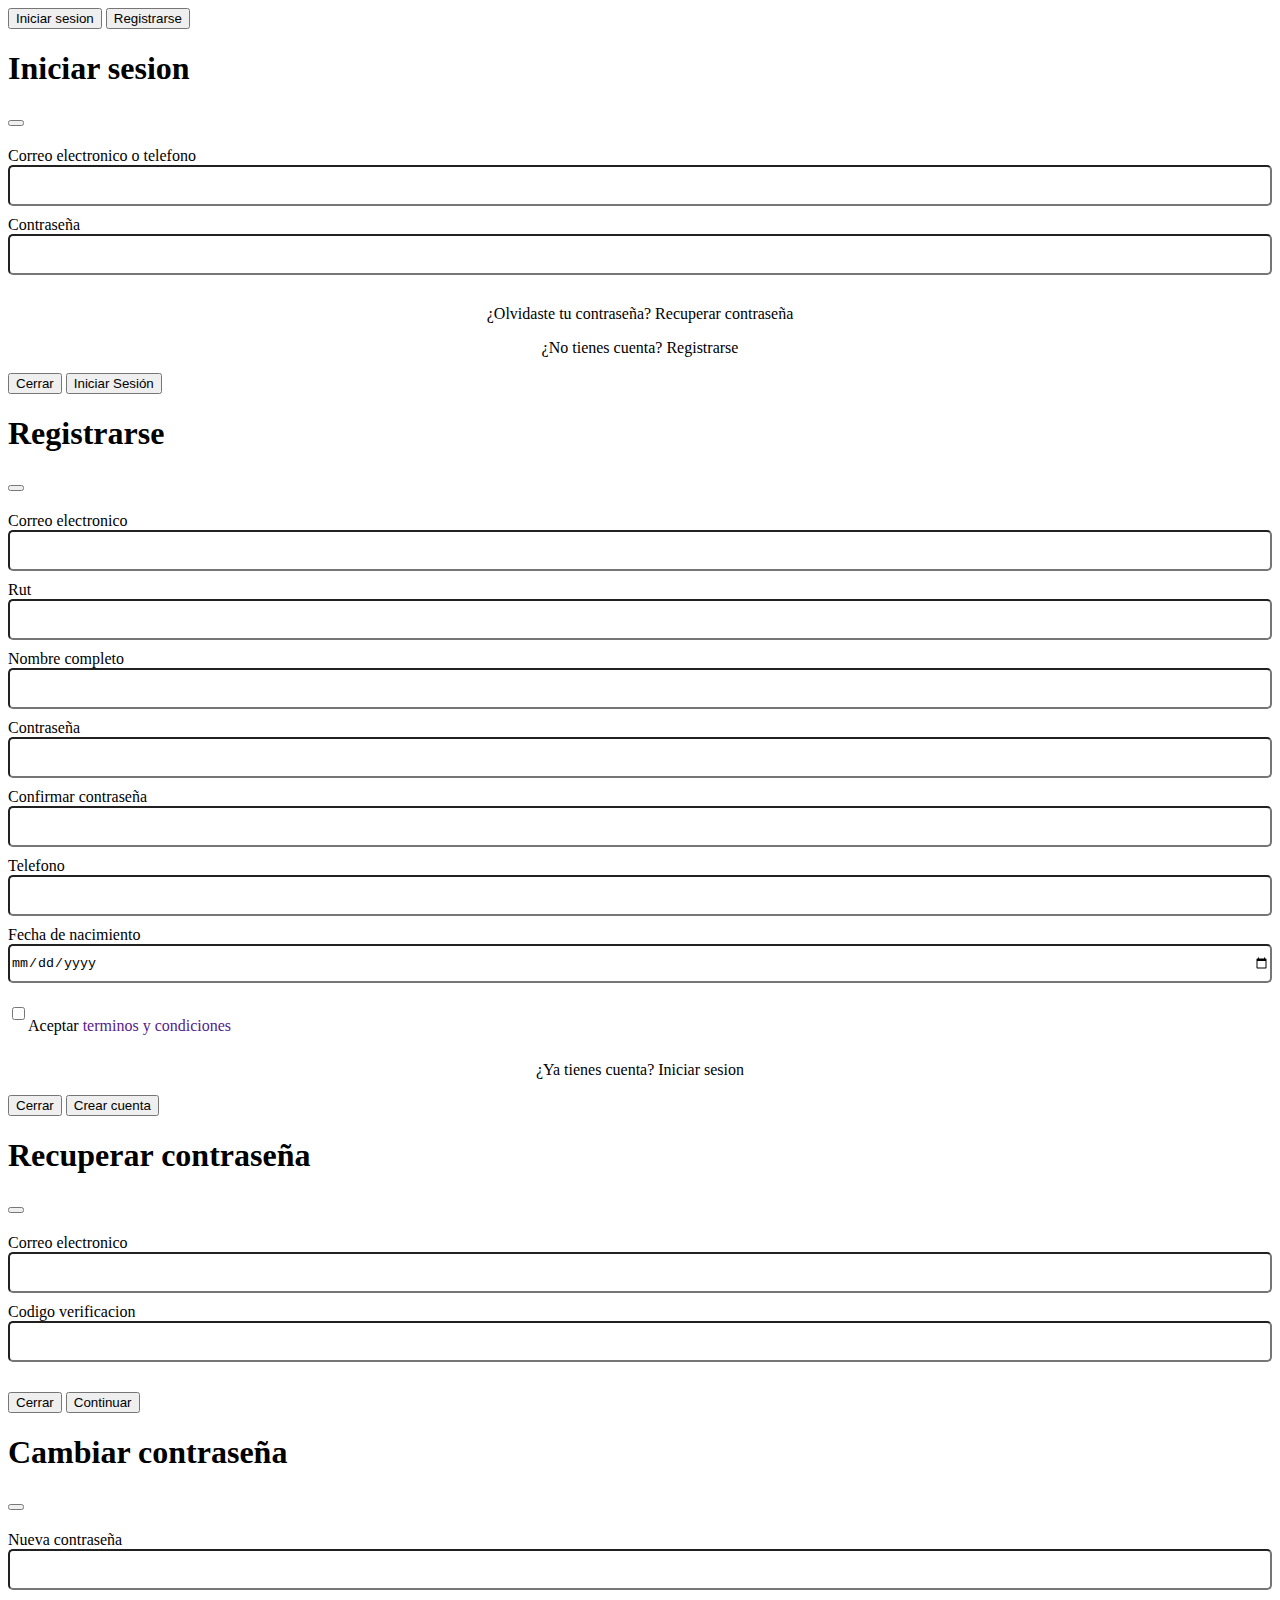
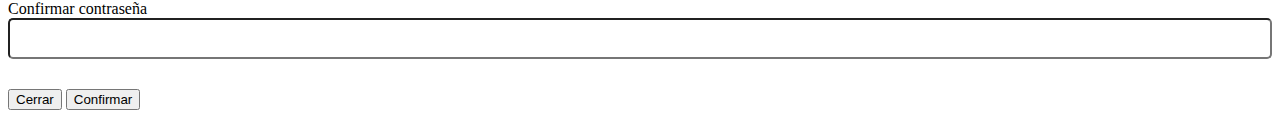
<file: Proyecto/botonesUsuario.html>
<!DOCTYPE html>
<html lang="en">

<head>
    <link rel="stylesheet" href="style.css">
    <meta charset="UTF-8">
    <meta name="viewport" content="width=device-width, initial-scale=1.0">
    <title>Inicio de sesion</title>
    <link href="https://cdn.jsdelivr.net/npm/bootstrap@5.3.7/dist/css/bootstrap.min.css" rel="stylesheet"
        integrity="sha384-LN+7fdVzj6u52u30Kp6M/trliBMCMKTyK833zpbD+pXdCLuTusPj697FH4R/5mcr" crossorigin="anonymous">
</head>

<body>
    <!-- Button trigger modal -->
    <button type="button" class="btn btn-primary" data-bs-toggle="modal" data-bs-target="#FormIniciarSesion">
        Iniciar sesion
    </button>
    <button type="button" class="btn btn-primary" data-bs-toggle="modal" data-bs-target="#FormRegistrarse">
        Registrarse
    </button>

    <div id="modals"></div>

    <script src="modals.js"></script>
    <script src="validaciones.js"></script>
    
    <script src="https://cdn.jsdelivr.net/npm/bootstrap@5.3.7/dist/js/bootstrap.bundle.min.js"
        integrity="sha384-ndDqU0Gzau9qJ1lfW4pNLlhNTkCfHzAVBReH9diLvGRem5+R9g2FzA8ZGN954O5Q"
        crossorigin="anonymous"></script>
</body>

</html>
</file>
<file: api/documentation/swagger-ui.css>
.swagger-ui{color:#3b4151;font-family:sans-serif}.swagger-ui html{line-height:1.15;-ms-text-size-adjust:100%;-webkit-text-size-adjust:100%}.swagger-ui body{margin:0}.swagger-ui article,.swagger-ui aside,.swagger-ui footer,.swagger-ui header,.swagger-ui nav,.swagger-ui section{display:block}.swagger-ui h1{font-size:2em;margin:.67em 0}.swagger-ui figcaption,.swagger-ui figure,.swagger-ui main{display:block}.swagger-ui figure{margin:1em 40px}.swagger-ui hr{box-sizing:content-box;height:0;overflow:visible}.swagger-ui pre{font-family:monospace,monospace;font-size:1em}.swagger-ui a{background-color:transparent;-webkit-text-decoration-skip:objects}.swagger-ui abbr[title]{border-bottom:none;text-decoration:underline;-webkit-text-decoration:underline dotted;text-decoration:underline dotted}.swagger-ui b,.swagger-ui strong{font-weight:inherit;font-weight:bolder}.swagger-ui code,.swagger-ui kbd,.swagger-ui samp{font-family:monospace,monospace;font-size:1em}.swagger-ui dfn{font-style:italic}.swagger-ui mark{background-color:#ff0;color:#000}.swagger-ui small{font-size:80%}.swagger-ui sub,.swagger-ui sup{font-size:75%;line-height:0;position:relative;vertical-align:baseline}.swagger-ui sub{bottom:-.25em}.swagger-ui sup{top:-.5em}.swagger-ui audio,.swagger-ui video{display:inline-block}.swagger-ui audio:not([controls]){display:none;height:0}.swagger-ui img{border-style:none}.swagger-ui svg:not(:root){overflow:hidden}.swagger-ui button,.swagger-ui input,.swagger-ui optgroup,.swagger-ui select,.swagger-ui textarea{font-family:sans-serif;font-size:100%;line-height:1.15;margin:0}.swagger-ui button,.swagger-ui input{overflow:visible}.swagger-ui button,.swagger-ui select{text-transform:none}.swagger-ui [type=reset],.swagger-ui [type=submit],.swagger-ui button,.swagger-ui html [type=button]{-webkit-appearance:button}.swagger-ui [type=button]::-moz-focus-inner,.swagger-ui [type=reset]::-moz-focus-inner,.swagger-ui [type=submit]::-moz-focus-inner,.swagger-ui button::-moz-focus-inner{border-style:none;padding:0}.swagger-ui [type=button]:-moz-focusring,.swagger-ui [type=reset]:-moz-focusring,.swagger-ui [type=submit]:-moz-focusring,.swagger-ui button:-moz-focusring{outline:1px dotted ButtonText}.swagger-ui fieldset{padding:.35em .75em .625em}.swagger-ui legend{box-sizing:border-box;color:inherit;display:table;max-width:100%;padding:0;white-space:normal}.swagger-ui progress{display:inline-block;vertical-align:baseline}.swagger-ui textarea{overflow:auto}.swagger-ui [type=checkbox],.swagger-ui [type=radio]{box-sizing:border-box;padding:0}.swagger-ui [type=number]::-webkit-inner-spin-button,.swagger-ui [type=number]::-webkit-outer-spin-button{height:auto}.swagger-ui [type=search]{-webkit-appearance:textfield;outline-offset:-2px}.swagger-ui [type=search]::-webkit-search-cancel-button,.swagger-ui [type=search]::-webkit-search-decoration{-webkit-appearance:none}.swagger-ui ::-webkit-file-upload-button{-webkit-appearance:button;font:inherit}.swagger-ui details,.swagger-ui menu{display:block}.swagger-ui summary{display:list-item}.swagger-ui canvas{display:inline-block}.swagger-ui [hidden],.swagger-ui template{display:none}.swagger-ui .debug *{outline:1px solid gold}.swagger-ui .debug-white *{outline:1px solid #fff}.swagger-ui .debug-black *{outline:1px solid #000}.swagger-ui .debug-grid{background:transparent url([data-uri]) repeat 0 0}.swagger-ui .debug-grid-16{background:transparent url([data-uri]) repeat 0 0}.swagger-ui .debug-grid-8-solid{background:#fff url([data-uri]) repeat 0 0}.swagger-ui .debug-grid-16-solid{background:#fff url([data-uri]) repeat 0 0}.swagger-ui .border-box,.swagger-ui a,.swagger-ui article,.swagger-ui body,.swagger-ui code,.swagger-ui dd,.swagger-ui div,.swagger-ui dl,.swagger-ui dt,.swagger-ui fieldset,.swagger-ui footer,.swagger-ui form,.swagger-ui h1,.swagger-ui h2,.swagger-ui h3,.swagger-ui h4,.swagger-ui h5,.swagger-ui h6,.swagger-ui header,.swagger-ui html,.swagger-ui input[type=email],.swagger-ui input[type=number],.swagger-ui input[type=password],.swagger-ui input[type=tel],.swagger-ui input[type=text],.swagger-ui input[type=url],.swagger-ui legend,.swagger-ui li,.swagger-ui main,.swagger-ui ol,.swagger-ui p,.swagger-ui pre,.swagger-ui section,.swagger-ui table,.swagger-ui td,.swagger-ui textarea,.swagger-ui th,.swagger-ui tr,.swagger-ui ul{box-sizing:border-box}.swagger-ui .aspect-ratio{height:0;position:relative}.swagger-ui .aspect-ratio--16x9{padding-bottom:56.25%}.swagger-ui .aspect-ratio--9x16{padding-bottom:177.77%}.swagger-ui .aspect-ratio--4x3{padding-bottom:75%}.swagger-ui .aspect-ratio--3x4{padding-bottom:133.33%}.swagger-ui .aspect-ratio--6x4{padding-bottom:66.6%}.swagger-ui .aspect-ratio--4x6{padding-bottom:150%}.swagger-ui .aspect-ratio--8x5{padding-bottom:62.5%}.swagger-ui .aspect-ratio--5x8{padding-bottom:160%}.swagger-ui .aspect-ratio--7x5{padding-bottom:71.42%}.swagger-ui .aspect-ratio--5x7{padding-bottom:140%}.swagger-ui .aspect-ratio--1x1{padding-bottom:100%}.swagger-ui .aspect-ratio--object{bottom:0;height:100%;left:0;position:absolute;right:0;top:0;width:100%;z-index:100}@media screen and (min-width:30em){.swagger-ui .aspect-ratio-ns{height:0;position:relative}.swagger-ui .aspect-ratio--16x9-ns{padding-bottom:56.25%}.swagger-ui .aspect-ratio--9x16-ns{padding-bottom:177.77%}.swagger-ui .aspect-ratio--4x3-ns{padding-bottom:75%}.swagger-ui .aspect-ratio--3x4-ns{padding-bottom:133.33%}.swagger-ui .aspect-ratio--6x4-ns{padding-bottom:66.6%}.swagger-ui .aspect-ratio--4x6-ns{padding-bottom:150%}.swagger-ui .aspect-ratio--8x5-ns{padding-bottom:62.5%}.swagger-ui .aspect-ratio--5x8-ns{padding-bottom:160%}.swagger-ui .aspect-ratio--7x5-ns{padding-bottom:71.42%}.swagger-ui .aspect-ratio--5x7-ns{padding-bottom:140%}.swagger-ui .aspect-ratio--1x1-ns{padding-bottom:100%}.swagger-ui .aspect-ratio--object-ns{bottom:0;height:100%;left:0;position:absolute;right:0;top:0;width:100%;z-index:100}}@media screen and (min-width:30em)and (max-width:60em){.swagger-ui .aspect-ratio-m{height:0;position:relative}.swagger-ui .aspect-ratio--16x9-m{padding-bottom:56.25%}.swagger-ui .aspect-ratio--9x16-m{padding-bottom:177.77%}.swagger-ui .aspect-ratio--4x3-m{padding-bottom:75%}.swagger-ui .aspect-ratio--3x4-m{padding-bottom:133.33%}.swagger-ui .aspect-ratio--6x4-m{padding-bottom:66.6%}.swagger-ui .aspect-ratio--4x6-m{padding-bottom:150%}.swagger-ui .aspect-ratio--8x5-m{padding-bottom:62.5%}.swagger-ui .aspect-ratio--5x8-m{padding-bottom:160%}.swagger-ui .aspect-ratio--7x5-m{padding-bottom:71.42%}.swagger-ui .aspect-ratio--5x7-m{padding-bottom:140%}.swagger-ui .aspect-ratio--1x1-m{padding-bottom:100%}.swagger-ui .aspect-ratio--object-m{bottom:0;height:100%;left:0;position:absolute;right:0;top:0;width:100%;z-index:100}}@media screen and (min-width:60em){.swagger-ui .aspect-ratio-l{height:0;position:relative}.swagger-ui .aspect-ratio--16x9-l{padding-bottom:56.25%}.swagger-ui .aspect-ratio--9x16-l{padding-bottom:177.77%}.swagger-ui .aspect-ratio--4x3-l{padding-bottom:75%}.swagger-ui .aspect-ratio--3x4-l{padding-bottom:133.33%}.swagger-ui .aspect-ratio--6x4-l{padding-bottom:66.6%}.swagger-ui .aspect-ratio--4x6-l{padding-bottom:150%}.swagger-ui .aspect-ratio--8x5-l{padding-bottom:62.5%}.swagger-ui .aspect-ratio--5x8-l{padding-bottom:160%}.swagger-ui .aspect-ratio--7x5-l{padding-bottom:71.42%}.swagger-ui .aspect-ratio--5x7-l{padding-bottom:140%}.swagger-ui .aspect-ratio--1x1-l{padding-bottom:100%}.swagger-ui .aspect-ratio--object-l{bottom:0;height:100%;left:0;position:absolute;right:0;top:0;width:100%;z-index:100}}.swagger-ui img{max-width:100%}.swagger-ui .cover{background-size:cover!important}.swagger-ui .contain{background-size:contain!important}@media screen and (min-width:30em){.swagger-ui .cover-ns{background-size:cover!important}.swagger-ui .contain-ns{background-size:contain!important}}@media screen and (min-width:30em)and (max-width:60em){.swagger-ui .cover-m{background-size:cover!important}.swagger-ui .contain-m{background-size:contain!important}}@media screen and (min-width:60em){.swagger-ui .cover-l{background-size:cover!important}.swagger-ui .contain-l{background-size:contain!important}}.swagger-ui .bg-center{background-position:50%;background-repeat:no-repeat}.swagger-ui .bg-top{background-position:top;background-repeat:no-repeat}.swagger-ui .bg-right{background-position:100%;background-repeat:no-repeat}.swagger-ui .bg-bottom{background-position:bottom;background-repeat:no-repeat}.swagger-ui .bg-left{background-position:0;background-repeat:no-repeat}@media screen and (min-width:30em){.swagger-ui .bg-center-ns{background-position:50%;background-repeat:no-repeat}.swagger-ui .bg-top-ns{background-position:top;background-repeat:no-repeat}.swagger-ui .bg-right-ns{background-position:100%;background-repeat:no-repeat}.swagger-ui .bg-bottom-ns{background-position:bottom;background-repeat:no-repeat}.swagger-ui .bg-left-ns{background-position:0;background-repeat:no-repeat}}@media screen and (min-width:30em)and (max-width:60em){.swagger-ui .bg-center-m{background-position:50%;background-repeat:no-repeat}.swagger-ui .bg-top-m{background-position:top;background-repeat:no-repeat}.swagger-ui .bg-right-m{background-position:100%;background-repeat:no-repeat}.swagger-ui .bg-bottom-m{background-position:bottom;background-repeat:no-repeat}.swagger-ui .bg-left-m{background-position:0;background-repeat:no-repeat}}@media screen and (min-width:60em){.swagger-ui .bg-center-l{background-position:50%;background-repeat:no-repeat}.swagger-ui .bg-top-l{background-position:top;background-repeat:no-repeat}.swagger-ui .bg-right-l{background-position:100%;background-repeat:no-repeat}.swagger-ui .bg-bottom-l{background-position:bottom;background-repeat:no-repeat}.swagger-ui .bg-left-l{background-position:0;background-repeat:no-repeat}}.swagger-ui .outline{outline:1px solid}.swagger-ui .outline-transparent{outline:1px solid transparent}.swagger-ui .outline-0{outline:0}@media screen and (min-width:30em){.swagger-ui .outline-ns{outline:1px solid}.swagger-ui .outline-transparent-ns{outline:1px solid transparent}.swagger-ui .outline-0-ns{outline:0}}@media screen and (min-width:30em)and (max-width:60em){.swagger-ui .outline-m{outline:1px solid}.swagger-ui .outline-transparent-m{outline:1px solid transparent}.swagger-ui .outline-0-m{outline:0}}@media screen and (min-width:60em){.swagger-ui .outline-l{outline:1px solid}.swagger-ui .outline-transparent-l{outline:1px solid transparent}.swagger-ui .outline-0-l{outline:0}}.swagger-ui .ba{border-style:solid;border-width:1px}.swagger-ui .bt{border-top-style:solid;border-top-width:1px}.swagger-ui .br{border-right-style:solid;border-right-width:1px}.swagger-ui .bb{border-bottom-style:solid;border-bottom-width:1px}.swagger-ui .bl{border-left-style:solid;border-left-width:1px}.swagger-ui .bn{border-style:none;border-width:0}@media screen and (min-width:30em){.swagger-ui .ba-ns{border-style:solid;border-width:1px}.swagger-ui .bt-ns{border-top-style:solid;border-top-width:1px}.swagger-ui .br-ns{border-right-style:solid;border-right-width:1px}.swagger-ui .bb-ns{border-bottom-style:solid;border-bottom-width:1px}.swagger-ui .bl-ns{border-left-style:solid;border-left-width:1px}.swagger-ui .bn-ns{border-style:none;border-width:0}}@media screen and (min-width:30em)and (max-width:60em){.swagger-ui .ba-m{border-style:solid;border-width:1px}.swagger-ui .bt-m{border-top-style:solid;border-top-width:1px}.swagger-ui .br-m{border-right-style:solid;border-right-width:1px}.swagger-ui .bb-m{border-bottom-style:solid;border-bottom-width:1px}.swagger-ui .bl-m{border-left-style:solid;border-left-width:1px}.swagger-ui .bn-m{border-style:none;border-width:0}}@media screen and (min-width:60em){.swagger-ui .ba-l{border-style:solid;border-width:1px}.swagger-ui .bt-l{border-top-style:solid;border-top-width:1px}.swagger-ui .br-l{border-right-style:solid;border-right-width:1px}.swagger-ui .bb-l{border-bottom-style:solid;border-bottom-width:1px}.swagger-ui .bl-l{border-left-style:solid;border-left-width:1px}.swagger-ui .bn-l{border-style:none;border-width:0}}.swagger-ui .b--black{border-color:#000}.swagger-ui .b--near-black{border-color:#111}.swagger-ui .b--dark-gray{border-color:#333}.swagger-ui .b--mid-gray{border-color:#555}.swagger-ui .b--gray{border-color:#777}.swagger-ui .b--silver{border-color:#999}.swagger-ui .b--light-silver{border-color:#aaa}.swagger-ui .b--moon-gray{border-color:#ccc}.swagger-ui .b--light-gray{border-color:#eee}.swagger-ui .b--near-white{border-color:#f4f4f4}.swagger-ui .b--white{border-color:#fff}.swagger-ui .b--white-90{border-color:hsla(0,0%,100%,.9)}.swagger-ui .b--white-80{border-color:hsla(0,0%,100%,.8)}.swagger-ui .b--white-70{border-color:hsla(0,0%,100%,.7)}.swagger-ui .b--white-60{border-color:hsla(0,0%,100%,.6)}.swagger-ui .b--white-50{border-color:hsla(0,0%,100%,.5)}.swagger-ui .b--white-40{border-color:hsla(0,0%,100%,.4)}.swagger-ui .b--white-30{border-color:hsla(0,0%,100%,.3)}.swagger-ui .b--white-20{border-color:hsla(0,0%,100%,.2)}.swagger-ui .b--white-10{border-color:hsla(0,0%,100%,.1)}.swagger-ui .b--white-05{border-color:hsla(0,0%,100%,.05)}.swagger-ui .b--white-025{border-color:hsla(0,0%,100%,.025)}.swagger-ui .b--white-0125{border-color:hsla(0,0%,100%,.013)}.swagger-ui .b--black-90{border-color:rgba(0,0,0,.9)}.swagger-ui .b--black-80{border-color:rgba(0,0,0,.8)}.swagger-ui .b--black-70{border-color:rgba(0,0,0,.7)}.swagger-ui .b--black-60{border-color:rgba(0,0,0,.6)}.swagger-ui .b--black-50{border-color:rgba(0,0,0,.5)}.swagger-ui .b--black-40{border-color:rgba(0,0,0,.4)}.swagger-ui .b--black-30{border-color:rgba(0,0,0,.3)}.swagger-ui .b--black-20{border-color:rgba(0,0,0,.2)}.swagger-ui .b--black-10{border-color:rgba(0,0,0,.1)}.swagger-ui .b--black-05{border-color:rgba(0,0,0,.05)}.swagger-ui .b--black-025{border-color:rgba(0,0,0,.025)}.swagger-ui .b--black-0125{border-color:rgba(0,0,0,.013)}.swagger-ui .b--dark-red{border-color:#e7040f}.swagger-ui .b--red{border-color:#ff4136}.swagger-ui .b--light-red{border-color:#ff725c}.swagger-ui .b--orange{border-color:#ff6300}.swagger-ui .b--gold{border-color:#ffb700}.swagger-ui .b--yellow{border-color:gold}.swagger-ui .b--light-yellow{border-color:#fbf1a9}.swagger-ui .b--purple{border-color:#5e2ca5}.swagger-ui .b--light-purple{border-color:#a463f2}.swagger-ui .b--dark-pink{border-color:#d5008f}.swagger-ui .b--hot-pink{border-color:#ff41b4}.swagger-ui .b--pink{border-color:#ff80cc}.swagger-ui .b--light-pink{border-color:#ffa3d7}.swagger-ui .b--dark-green{border-color:#137752}.swagger-ui .b--green{border-color:#19a974}.swagger-ui .b--light-green{border-color:#9eebcf}.swagger-ui .b--navy{border-color:#001b44}.swagger-ui .b--dark-blue{border-color:#00449e}.swagger-ui .b--blue{border-color:#357edd}.swagger-ui .b--light-blue{border-color:#96ccff}.swagger-ui .b--lightest-blue{border-color:#cdecff}.swagger-ui .b--washed-blue{border-color:#f6fffe}.swagger-ui .b--washed-green{border-color:#e8fdf5}.swagger-ui .b--washed-yellow{border-color:#fffceb}.swagger-ui .b--washed-red{border-color:#ffdfdf}.swagger-ui .b--transparent{border-color:transparent}.swagger-ui .b--inherit{border-color:inherit}.swagger-ui .br0{border-radius:0}.swagger-ui .br1{border-radius:.125rem}.swagger-ui .br2{border-radius:.25rem}.swagger-ui .br3{border-radius:.5rem}.swagger-ui .br4{border-radius:1rem}.swagger-ui .br-100{border-radius:100%}.swagger-ui .br-pill{border-radius:9999px}.swagger-ui .br--bottom{border-top-left-radius:0;border-top-right-radius:0}.swagger-ui .br--top{border-bottom-left-radius:0;border-bottom-right-radius:0}.swagger-ui .br--right{border-bottom-left-radius:0;border-top-left-radius:0}.swagger-ui .br--left{border-bottom-right-radius:0;border-top-right-radius:0}@media screen and (min-width:30em){.swagger-ui .br0-ns{border-radius:0}.swagger-ui .br1-ns{border-radius:.125rem}.swagger-ui .br2-ns{border-radius:.25rem}.swagger-ui .br3-ns{border-radius:.5rem}.swagger-ui .br4-ns{border-radius:1rem}.swagger-ui .br-100-ns{border-radius:100%}.swagger-ui .br-pill-ns{border-radius:9999px}.swagger-ui .br--bottom-ns{border-top-left-radius:0;border-top-right-radius:0}.swagger-ui .br--top-ns{border-bottom-left-radius:0;border-bottom-right-radius:0}.swagger-ui .br--right-ns{border-bottom-left-radius:0;border-top-left-radius:0}.swagger-ui .br--left-ns{border-bottom-right-radius:0;border-top-right-radius:0}}@media screen and (min-width:30em)and (max-width:60em){.swagger-ui .br0-m{border-radius:0}.swagger-ui .br1-m{border-radius:.125rem}.swagger-ui .br2-m{border-radius:.25rem}.swagger-ui .br3-m{border-radius:.5rem}.swagger-ui .br4-m{border-radius:1rem}.swagger-ui .br-100-m{border-radius:100%}.swagger-ui .br-pill-m{border-radius:9999px}.swagger-ui .br--bottom-m{border-top-left-radius:0;border-top-right-radius:0}.swagger-ui .br--top-m{border-bottom-left-radius:0;border-bottom-right-radius:0}.swagger-ui .br--right-m{border-bottom-left-radius:0;border-top-left-radius:0}.swagger-ui .br--left-m{border-bottom-right-radius:0;border-top-right-radius:0}}@media screen and (min-width:60em){.swagger-ui .br0-l{border-radius:0}.swagger-ui .br1-l{border-radius:.125rem}.swagger-ui .br2-l{border-radius:.25rem}.swagger-ui .br3-l{border-radius:.5rem}.swagger-ui .br4-l{border-radius:1rem}.swagger-ui .br-100-l{border-radius:100%}.swagger-ui .br-pill-l{border-radius:9999px}.swagger-ui .br--bottom-l{border-top-left-radius:0;border-top-right-radius:0}.swagger-ui .br--top-l{border-bottom-left-radius:0;border-bottom-right-radius:0}.swagger-ui .br--right-l{border-bottom-left-radius:0;border-top-left-radius:0}.swagger-ui .br--left-l{border-bottom-right-radius:0;border-top-right-radius:0}}.swagger-ui .b--dotted{border-style:dotted}.swagger-ui .b--dashed{border-style:dashed}.swagger-ui .b--solid{border-style:solid}.swagger-ui .b--none{border-style:none}@media screen and (min-width:30em){.swagger-ui .b--dotted-ns{border-style:dotted}.swagger-ui .b--dashed-ns{border-style:dashed}.swagger-ui .b--solid-ns{border-style:solid}.swagger-ui .b--none-ns{border-style:none}}@media screen and (min-width:30em)and (max-width:60em){.swagger-ui .b--dotted-m{border-style:dotted}.swagger-ui .b--dashed-m{border-style:dashed}.swagger-ui .b--solid-m{border-style:solid}.swagger-ui .b--none-m{border-style:none}}@media screen and (min-width:60em){.swagger-ui .b--dotted-l{border-style:dotted}.swagger-ui .b--dashed-l{border-style:dashed}.swagger-ui .b--solid-l{border-style:solid}.swagger-ui .b--none-l{border-style:none}}.swagger-ui .bw0{border-width:0}.swagger-ui .bw1{border-width:.125rem}.swagger-ui .bw2{border-width:.25rem}.swagger-ui .bw3{border-width:.5rem}.swagger-ui .bw4{border-width:1rem}.swagger-ui .bw5{border-width:2rem}.swagger-ui .bt-0{border-top-width:0}.swagger-ui .br-0{border-right-width:0}.swagger-ui .bb-0{border-bottom-width:0}.swagger-ui .bl-0{border-left-width:0}@media screen and (min-width:30em){.swagger-ui .bw0-ns{border-width:0}.swagger-ui .bw1-ns{border-width:.125rem}.swagger-ui .bw2-ns{border-width:.25rem}.swagger-ui .bw3-ns{border-width:.5rem}.swagger-ui .bw4-ns{border-width:1rem}.swagger-ui .bw5-ns{border-width:2rem}.swagger-ui .bt-0-ns{border-top-width:0}.swagger-ui .br-0-ns{border-right-width:0}.swagger-ui .bb-0-ns{border-bottom-width:0}.swagger-ui .bl-0-ns{border-left-width:0}}@media screen and (min-width:30em)and (max-width:60em){.swagger-ui .bw0-m{border-width:0}.swagger-ui .bw1-m{border-width:.125rem}.swagger-ui .bw2-m{border-width:.25rem}.swagger-ui .bw3-m{border-width:.5rem}.swagger-ui .bw4-m{border-width:1rem}.swagger-ui .bw5-m{border-width:2rem}.swagger-ui .bt-0-m{border-top-width:0}.swagger-ui .br-0-m{border-right-width:0}.swagger-ui .bb-0-m{border-bottom-width:0}.swagger-ui .bl-0-m{border-left-width:0}}@media screen and (min-width:60em){.swagger-ui .bw0-l{border-width:0}.swagger-ui .bw1-l{border-width:.125rem}.swagger-ui .bw2-l{border-width:.25rem}.swagger-ui .bw3-l{border-width:.5rem}.swagger-ui .bw4-l{border-width:1rem}.swagger-ui .bw5-l{border-width:2rem}.swagger-ui .bt-0-l{border-top-width:0}.swagger-ui .br-0-l{border-right-width:0}.swagger-ui .bb-0-l{border-bottom-width:0}.swagger-ui .bl-0-l{border-left-width:0}}.swagger-ui .shadow-1{box-shadow:0 0 4px 2px rgba(0,0,0,.2)}.swagger-ui .shadow-2{box-shadow:0 0 8px 2px rgba(0,0,0,.2)}.swagger-ui .shadow-3{box-shadow:2px 2px 4px 2px rgba(0,0,0,.2)}.swagger-ui .shadow-4{box-shadow:2px 2px 8px 0 rgba(0,0,0,.2)}.swagger-ui .shadow-5{box-shadow:4px 4px 8px 0 rgba(0,0,0,.2)}@media screen and (min-width:30em){.swagger-ui .shadow-1-ns{box-shadow:0 0 4px 2px rgba(0,0,0,.2)}.swagger-ui .shadow-2-ns{box-shadow:0 0 8px 2px rgba(0,0,0,.2)}.swagger-ui .shadow-3-ns{box-shadow:2px 2px 4px 2px rgba(0,0,0,.2)}.swagger-ui .shadow-4-ns{box-shadow:2px 2px 8px 0 rgba(0,0,0,.2)}.swagger-ui .shadow-5-ns{box-shadow:4px 4px 8px 0 rgba(0,0,0,.2)}}@media screen and (min-width:30em)and (max-width:60em){.swagger-ui .shadow-1-m{box-shadow:0 0 4px 2px rgba(0,0,0,.2)}.swagger-ui .shadow-2-m{box-shadow:0 0 8px 2px rgba(0,0,0,.2)}.swagger-ui .shadow-3-m{box-shadow:2px 2px 4px 2px rgba(0,0,0,.2)}.swagger-ui .shadow-4-m{box-shadow:2px 2px 8px 0 rgba(0,0,0,.2)}.swagger-ui .shadow-5-m{box-shadow:4px 4px 8px 0 rgba(0,0,0,.2)}}@media screen and (min-width:60em){.swagger-ui .shadow-1-l{box-shadow:0 0 4px 2px rgba(0,0,0,.2)}.swagger-ui .shadow-2-l{box-shadow:0 0 8px 2px rgba(0,0,0,.2)}.swagger-ui .shadow-3-l{box-shadow:2px 2px 4px 2px rgba(0,0,0,.2)}.swagger-ui .shadow-4-l{box-shadow:2px 2px 8px 0 rgba(0,0,0,.2)}.swagger-ui .shadow-5-l{box-shadow:4px 4px 8px 0 rgba(0,0,0,.2)}}.swagger-ui .pre{overflow-x:auto;overflow-y:hidden;overflow:scroll}.swagger-ui .top-0{top:0}.swagger-ui .right-0{right:0}.swagger-ui .bottom-0{bottom:0}.swagger-ui .left-0{left:0}.swagger-ui .top-1{top:1rem}.swagger-ui .right-1{right:1rem}.swagger-ui .bottom-1{bottom:1rem}.swagger-ui .left-1{left:1rem}.swagger-ui .top-2{top:2rem}.swagger-ui .right-2{right:2rem}.swagger-ui .bottom-2{bottom:2rem}.swagger-ui .left-2{left:2rem}.swagger-ui .top--1{top:-1rem}.swagger-ui .right--1{right:-1rem}.swagger-ui .bottom--1{bottom:-1rem}.swagger-ui .left--1{left:-1rem}.swagger-ui .top--2{top:-2rem}.swagger-ui .right--2{right:-2rem}.swagger-ui .bottom--2{bottom:-2rem}.swagger-ui .left--2{left:-2rem}.swagger-ui .absolute--fill{bottom:0;left:0;right:0;top:0}@media screen and (min-width:30em){.swagger-ui .top-0-ns{top:0}.swagger-ui .left-0-ns{left:0}.swagger-ui .right-0-ns{right:0}.swagger-ui .bottom-0-ns{bottom:0}.swagger-ui .top-1-ns{top:1rem}.swagger-ui .left-1-ns{left:1rem}.swagger-ui .right-1-ns{right:1rem}.swagger-ui .bottom-1-ns{bottom:1rem}.swagger-ui .top-2-ns{top:2rem}.swagger-ui .left-2-ns{left:2rem}.swagger-ui .right-2-ns{right:2rem}.swagger-ui .bottom-2-ns{bottom:2rem}.swagger-ui .top--1-ns{top:-1rem}.swagger-ui .right--1-ns{right:-1rem}.swagger-ui .bottom--1-ns{bottom:-1rem}.swagger-ui .left--1-ns{left:-1rem}.swagger-ui .top--2-ns{top:-2rem}.swagger-ui .right--2-ns{right:-2rem}.swagger-ui .bottom--2-ns{bottom:-2rem}.swagger-ui .left--2-ns{left:-2rem}.swagger-ui .absolute--fill-ns{bottom:0;left:0;right:0;top:0}}@media screen and (min-width:30em)and (max-width:60em){.swagger-ui .top-0-m{top:0}.swagger-ui .left-0-m{left:0}.swagger-ui .right-0-m{right:0}.swagger-ui .bottom-0-m{bottom:0}.swagger-ui .top-1-m{top:1rem}.swagger-ui .left-1-m{left:1rem}.swagger-ui .right-1-m{right:1rem}.swagger-ui .bottom-1-m{bottom:1rem}.swagger-ui .top-2-m{top:2rem}.swagger-ui .left-2-m{left:2rem}.swagger-ui .right-2-m{right:2rem}.swagger-ui .bottom-2-m{bottom:2rem}.swagger-ui .top--1-m{top:-1rem}.swagger-ui .right--1-m{right:-1rem}.swagger-ui .bottom--1-m{bottom:-1rem}.swagger-ui .left--1-m{left:-1rem}.swagger-ui .top--2-m{top:-2rem}.swagger-ui .right--2-m{right:-2rem}.swagger-ui .bottom--2-m{bottom:-2rem}.swagger-ui .left--2-m{left:-2rem}.swagger-ui .absolute--fill-m{bottom:0;left:0;right:0;top:0}}@media screen and (min-width:60em){.swagger-ui .top-0-l{top:0}.swagger-ui .left-0-l{left:0}.swagger-ui .right-0-l{right:0}.swagger-ui .bottom-0-l{bottom:0}.swagger-ui .top-1-l{top:1rem}.swagger-ui .left-1-l{left:1rem}.swagger-ui .right-1-l{right:1rem}.swagger-ui .bottom-1-l{bottom:1rem}.swagger-ui .top-2-l{top:2rem}.swagger-ui .left-2-l{left:2rem}.swagger-ui .right-2-l{right:2rem}.swagger-ui .bottom-2-l{bottom:2rem}.swagger-ui .top--1-l{top:-1rem}.swagger-ui .right--1-l{right:-1rem}.swagger-ui .bottom--1-l{bottom:-1rem}.swagger-ui .left--1-l{left:-1rem}.swagger-ui .top--2-l{top:-2rem}.swagger-ui .right--2-l{right:-2rem}.swagger-ui .bottom--2-l{bottom:-2rem}.swagger-ui .left--2-l{left:-2rem}.swagger-ui .absolute--fill-l{bottom:0;left:0;right:0;top:0}}.swagger-ui .cf:after,.swagger-ui .cf:before{content:" ";display:table}.swagger-ui .cf:after{clear:both}.swagger-ui .cf{zoom:1}.swagger-ui .cl{clear:left}.swagger-ui .cr{clear:right}.swagger-ui .cb{clear:both}.swagger-ui .cn{clear:none}@media screen and (min-width:30em){.swagger-ui .cl-ns{clear:left}.swagger-ui .cr-ns{clear:right}.swagger-ui .cb-ns{clear:both}.swagger-ui .cn-ns{clear:none}}@media screen and (min-width:30em)and (max-width:60em){.swagger-ui .cl-m{clear:left}.swagger-ui .cr-m{clear:right}.swagger-ui .cb-m{clear:both}.swagger-ui .cn-m{clear:none}}@media screen and (min-width:60em){.swagger-ui .cl-l{clear:left}.swagger-ui .cr-l{clear:right}.swagger-ui .cb-l{clear:both}.swagger-ui .cn-l{clear:none}}.swagger-ui .flex{display:flex}.swagger-ui .inline-flex{display:inline-flex}.swagger-ui .flex-auto{flex:1 1 auto;min-height:0;min-width:0}.swagger-ui .flex-none{flex:none}.swagger-ui .flex-column{flex-direction:column}.swagger-ui .flex-row{flex-direction:row}.swagger-ui .flex-wrap{flex-wrap:wrap}.swagger-ui .flex-nowrap{flex-wrap:nowrap}.swagger-ui .flex-wrap-reverse{flex-wrap:wrap-reverse}.swagger-ui .flex-column-reverse{flex-direction:column-reverse}.swagger-ui .flex-row-reverse{flex-direction:row-reverse}.swagger-ui .items-start{align-items:flex-start}.swagger-ui .items-end{align-items:flex-end}.swagger-ui .items-center{align-items:center}.swagger-ui .items-baseline{align-items:baseline}.swagger-ui .items-stretch{align-items:stretch}.swagger-ui .self-start{align-self:flex-start}.swagger-ui .self-end{align-self:flex-end}.swagger-ui .self-center{align-self:center}.swagger-ui .self-baseline{align-self:baseline}.swagger-ui .self-stretch{align-self:stretch}.swagger-ui .justify-start{justify-content:flex-start}.swagger-ui .justify-end{justify-content:flex-end}.swagger-ui .justify-center{justify-content:center}.swagger-ui .justify-between{justify-content:space-between}.swagger-ui .justify-around{justify-content:space-around}.swagger-ui .content-start{align-content:flex-start}.swagger-ui .content-end{align-content:flex-end}.swagger-ui .content-center{align-content:center}.swagger-ui .content-between{align-content:space-between}.swagger-ui .content-around{align-content:space-around}.swagger-ui .content-stretch{align-content:stretch}.swagger-ui .order-0{order:0}.swagger-ui .order-1{order:1}.swagger-ui .order-2{order:2}.swagger-ui .order-3{order:3}.swagger-ui .order-4{order:4}.swagger-ui .order-5{order:5}.swagger-ui .order-6{order:6}.swagger-ui .order-7{order:7}.swagger-ui .order-8{order:8}.swagger-ui .order-last{order:99999}.swagger-ui .flex-grow-0{flex-grow:0}.swagger-ui .flex-grow-1{flex-grow:1}.swagger-ui .flex-shrink-0{flex-shrink:0}.swagger-ui .flex-shrink-1{flex-shrink:1}@media screen and (min-width:30em){.swagger-ui .flex-ns{display:flex}.swagger-ui .inline-flex-ns{display:inline-flex}.swagger-ui .flex-auto-ns{flex:1 1 auto;min-height:0;min-width:0}.swagger-ui .flex-none-ns{flex:none}.swagger-ui .flex-column-ns{flex-direction:column}.swagger-ui .flex-row-ns{flex-direction:row}.swagger-ui .flex-wrap-ns{flex-wrap:wrap}.swagger-ui .flex-nowrap-ns{flex-wrap:nowrap}.swagger-ui .flex-wrap-reverse-ns{flex-wrap:wrap-reverse}.swagger-ui .flex-column-reverse-ns{flex-direction:column-reverse}.swagger-ui .flex-row-reverse-ns{flex-direction:row-reverse}.swagger-ui .items-start-ns{align-items:flex-start}.swagger-ui .items-end-ns{align-items:flex-end}.swagger-ui .items-center-ns{align-items:center}.swagger-ui .items-baseline-ns{align-items:baseline}.swagger-ui .items-stretch-ns{align-items:stretch}.swagger-ui .self-start-ns{align-self:flex-start}.swagger-ui .self-end-ns{align-self:flex-end}.swagger-ui .self-center-ns{align-self:center}.swagger-ui .self-baseline-ns{align-self:baseline}.swagger-ui .self-stretch-ns{align-self:stretch}.swagger-ui .justify-start-ns{justify-content:flex-start}.swagger-ui .justify-end-ns{justify-content:flex-end}.swagger-ui .justify-center-ns{justify-content:center}.swagger-ui .justify-between-ns{justify-content:space-between}.swagger-ui .justify-around-ns{justify-content:space-around}.swagger-ui .content-start-ns{align-content:flex-start}.swagger-ui .content-end-ns{align-content:flex-end}.swagger-ui .content-center-ns{align-content:center}.swagger-ui .content-between-ns{align-content:space-between}.swagger-ui .content-around-ns{align-content:space-around}.swagger-ui .content-stretch-ns{align-content:stretch}.swagger-ui .order-0-ns{order:0}.swagger-ui .order-1-ns{order:1}.swagger-ui .order-2-ns{order:2}.swagger-ui .order-3-ns{order:3}.swagger-ui .order-4-ns{order:4}.swagger-ui .order-5-ns{order:5}.swagger-ui .order-6-ns{order:6}.swagger-ui .order-7-ns{order:7}.swagger-ui .order-8-ns{order:8}.swagger-ui .order-last-ns{order:99999}.swagger-ui .flex-grow-0-ns{flex-grow:0}.swagger-ui .flex-grow-1-ns{flex-grow:1}.swagger-ui .flex-shrink-0-ns{flex-shrink:0}.swagger-ui .flex-shrink-1-ns{flex-shrink:1}}@media screen and (min-width:30em)and (max-width:60em){.swagger-ui .flex-m{display:flex}.swagger-ui .inline-flex-m{display:inline-flex}.swagger-ui .flex-auto-m{flex:1 1 auto;min-height:0;min-width:0}.swagger-ui .flex-none-m{flex:none}.swagger-ui .flex-column-m{flex-direction:column}.swagger-ui .flex-row-m{flex-direction:row}.swagger-ui .flex-wrap-m{flex-wrap:wrap}.swagger-ui .flex-nowrap-m{flex-wrap:nowrap}.swagger-ui .flex-wrap-reverse-m{flex-wrap:wrap-reverse}.swagger-ui .flex-column-reverse-m{flex-direction:column-reverse}.swagger-ui .flex-row-reverse-m{flex-direction:row-reverse}.swagger-ui .items-start-m{align-items:flex-start}.swagger-ui .items-end-m{align-items:flex-end}.swagger-ui .items-center-m{align-items:center}.swagger-ui .items-baseline-m{align-items:baseline}.swagger-ui .items-stretch-m{align-items:stretch}.swagger-ui .self-start-m{align-self:flex-start}.swagger-ui .self-end-m{align-self:flex-end}.swagger-ui .self-center-m{align-self:center}.swagger-ui .self-baseline-m{align-self:baseline}.swagger-ui .self-stretch-m{align-self:stretch}.swagger-ui .justify-start-m{justify-content:flex-start}.swagger-ui .justify-end-m{justify-content:flex-end}.swagger-ui .justify-center-m{justify-content:center}.swagger-ui .justify-between-m{justify-content:space-between}.swagger-ui .justify-around-m{justify-content:space-around}.swagger-ui .content-start-m{align-content:flex-start}.swagger-ui .content-end-m{align-content:flex-end}.swagger-ui .content-center-m{align-content:center}.swagger-ui .content-between-m{align-content:space-between}.swagger-ui .content-around-m{align-content:space-around}.swagger-ui .content-stretch-m{align-content:stretch}.swagger-ui .order-0-m{order:0}.swagger-ui .order-1-m{order:1}.swagger-ui .order-2-m{order:2}.swagger-ui .order-3-m{order:3}.swagger-ui .order-4-m{order:4}.swagger-ui .order-5-m{order:5}.swagger-ui .order-6-m{order:6}.swagger-ui .order-7-m{order:7}.swagger-ui .order-8-m{order:8}.swagger-ui .order-last-m{order:99999}.swagger-ui .flex-grow-0-m{flex-grow:0}.swagger-ui .flex-grow-1-m{flex-grow:1}.swagger-ui .flex-shrink-0-m{flex-shrink:0}.swagger-ui .flex-shrink-1-m{flex-shrink:1}}@media screen and (min-width:60em){.swagger-ui .flex-l{display:flex}.swagger-ui .inline-flex-l{display:inline-flex}.swagger-ui .flex-auto-l{flex:1 1 auto;min-height:0;min-width:0}.swagger-ui .flex-none-l{flex:none}.swagger-ui .flex-column-l{flex-direction:column}.swagger-ui .flex-row-l{flex-direction:row}.swagger-ui .flex-wrap-l{flex-wrap:wrap}.swagger-ui .flex-nowrap-l{flex-wrap:nowrap}.swagger-ui .flex-wrap-reverse-l{flex-wrap:wrap-reverse}.swagger-ui .flex-column-reverse-l{flex-direction:column-reverse}.swagger-ui .flex-row-reverse-l{flex-direction:row-reverse}.swagger-ui .items-start-l{align-items:flex-start}.swagger-ui .items-end-l{align-items:flex-end}.swagger-ui .items-center-l{align-items:center}.swagger-ui .items-baseline-l{align-items:baseline}.swagger-ui .items-stretch-l{align-items:stretch}.swagger-ui .self-start-l{align-self:flex-start}.swagger-ui .self-end-l{align-self:flex-end}.swagger-ui .self-center-l{align-self:center}.swagger-ui .self-baseline-l{align-self:baseline}.swagger-ui .self-stretch-l{align-self:stretch}.swagger-ui .justify-start-l{justify-content:flex-start}.swagger-ui .justify-end-l{justify-content:flex-end}.swagger-ui .justify-center-l{justify-content:center}.swagger-ui .justify-between-l{justify-content:space-between}.swagger-ui .justify-around-l{justify-content:space-around}.swagger-ui .content-start-l{align-content:flex-start}.swagger-ui .content-end-l{align-content:flex-end}.swagger-ui .content-center-l{align-content:center}.swagger-ui .content-between-l{align-content:space-between}.swagger-ui .content-around-l{align-content:space-around}.swagger-ui .content-stretch-l{align-content:stretch}.swagger-ui .order-0-l{order:0}.swagger-ui .order-1-l{order:1}.swagger-ui .order-2-l{order:2}.swagger-ui .order-3-l{order:3}.swagger-ui .order-4-l{order:4}.swagger-ui .order-5-l{order:5}.swagger-ui .order-6-l{order:6}.swagger-ui .order-7-l{order:7}.swagger-ui .order-8-l{order:8}.swagger-ui .order-last-l{order:99999}.swagger-ui .flex-grow-0-l{flex-grow:0}.swagger-ui .flex-grow-1-l{flex-grow:1}.swagger-ui .flex-shrink-0-l{flex-shrink:0}.swagger-ui .flex-shrink-1-l{flex-shrink:1}}.swagger-ui .dn{display:none}.swagger-ui .di{display:inline}.swagger-ui .db{display:block}.swagger-ui .dib{display:inline-block}.swagger-ui .dit{display:inline-table}.swagger-ui .dt{display:table}.swagger-ui .dtc{display:table-cell}.swagger-ui .dt-row{display:table-row}.swagger-ui .dt-row-group{display:table-row-group}.swagger-ui .dt-column{display:table-column}.swagger-ui .dt-column-group{display:table-column-group}.swagger-ui .dt--fixed{table-layout:fixed;width:100%}@media screen and (min-width:30em){.swagger-ui .dn-ns{display:none}.swagger-ui .di-ns{display:inline}.swagger-ui .db-ns{display:block}.swagger-ui .dib-ns{display:inline-block}.swagger-ui .dit-ns{display:inline-table}.swagger-ui .dt-ns{display:table}.swagger-ui .dtc-ns{display:table-cell}.swagger-ui .dt-row-ns{display:table-row}.swagger-ui .dt-row-group-ns{display:table-row-group}.swagger-ui .dt-column-ns{display:table-column}.swagger-ui .dt-column-group-ns{display:table-column-group}.swagger-ui .dt--fixed-ns{table-layout:fixed;width:100%}}@media screen and (min-width:30em)and (max-width:60em){.swagger-ui .dn-m{display:none}.swagger-ui .di-m{display:inline}.swagger-ui .db-m{display:block}.swagger-ui .dib-m{display:inline-block}.swagger-ui .dit-m{display:inline-table}.swagger-ui .dt-m{display:table}.swagger-ui .dtc-m{display:table-cell}.swagger-ui .dt-row-m{display:table-row}.swagger-ui .dt-row-group-m{display:table-row-group}.swagger-ui .dt-column-m{display:table-column}.swagger-ui .dt-column-group-m{display:table-column-group}.swagger-ui .dt--fixed-m{table-layout:fixed;width:100%}}@media screen and (min-width:60em){.swagger-ui .dn-l{display:none}.swagger-ui .di-l{display:inline}.swagger-ui .db-l{display:block}.swagger-ui .dib-l{display:inline-block}.swagger-ui .dit-l{display:inline-table}.swagger-ui .dt-l{display:table}.swagger-ui .dtc-l{display:table-cell}.swagger-ui .dt-row-l{display:table-row}.swagger-ui .dt-row-group-l{display:table-row-group}.swagger-ui .dt-column-l{display:table-column}.swagger-ui .dt-column-group-l{display:table-column-group}.swagger-ui .dt--fixed-l{table-layout:fixed;width:100%}}.swagger-ui .fl{_display:inline;float:left}.swagger-ui .fr{_display:inline;float:right}.swagger-ui .fn{float:none}@media screen and (min-width:30em){.swagger-ui .fl-ns{_display:inline;float:left}.swagger-ui .fr-ns{_display:inline;float:right}.swagger-ui .fn-ns{float:none}}@media screen and (min-width:30em)and (max-width:60em){.swagger-ui .fl-m{_display:inline;float:left}.swagger-ui .fr-m{_display:inline;float:right}.swagger-ui .fn-m{float:none}}@media screen and (min-width:60em){.swagger-ui .fl-l{_display:inline;float:left}.swagger-ui .fr-l{_display:inline;float:right}.swagger-ui .fn-l{float:none}}.swagger-ui .sans-serif{font-family:-apple-system,BlinkMacSystemFont,avenir next,avenir,helvetica,helvetica neue,ubuntu,roboto,noto,segoe ui,arial,sans-serif}.swagger-ui .serif{font-family:georgia,serif}.swagger-ui .system-sans-serif{font-family:sans-serif}.swagger-ui .system-serif{font-family:serif}.swagger-ui .code,.swagger-ui code{font-family:Consolas,monaco,monospace}.swagger-ui .courier{font-family:Courier Next,courier,monospace}.swagger-ui .helvetica{font-family:helvetica neue,helvetica,sans-serif}.swagger-ui .avenir{font-family:avenir next,avenir,sans-serif}.swagger-ui .athelas{font-family:athelas,georgia,serif}.swagger-ui .georgia{font-family:georgia,serif}.swagger-ui .times{font-family:times,serif}.swagger-ui .bodoni{font-family:Bodoni MT,serif}.swagger-ui .calisto{font-family:Calisto MT,serif}.swagger-ui .garamond{font-family:garamond,serif}.swagger-ui .baskerville{font-family:baskerville,serif}.swagger-ui .i{font-style:italic}.swagger-ui .fs-normal{font-style:normal}@media screen and (min-width:30em){.swagger-ui .i-ns{font-style:italic}.swagger-ui .fs-normal-ns{font-style:normal}}@media screen and (min-width:30em)and (max-width:60em){.swagger-ui .i-m{font-style:italic}.swagger-ui .fs-normal-m{font-style:normal}}@media screen and (min-width:60em){.swagger-ui .i-l{font-style:italic}.swagger-ui .fs-normal-l{font-style:normal}}.swagger-ui .normal{font-weight:400}.swagger-ui .b{font-weight:700}.swagger-ui .fw1{font-weight:100}.swagger-ui .fw2{font-weight:200}.swagger-ui .fw3{font-weight:300}.swagger-ui .fw4{font-weight:400}.swagger-ui .fw5{font-weight:500}.swagger-ui .fw6{font-weight:600}.swagger-ui .fw7{font-weight:700}.swagger-ui .fw8{font-weight:800}.swagger-ui .fw9{font-weight:900}@media screen and (min-width:30em){.swagger-ui .normal-ns{font-weight:400}.swagger-ui .b-ns{font-weight:700}.swagger-ui .fw1-ns{font-weight:100}.swagger-ui .fw2-ns{font-weight:200}.swagger-ui .fw3-ns{font-weight:300}.swagger-ui .fw4-ns{font-weight:400}.swagger-ui .fw5-ns{font-weight:500}.swagger-ui .fw6-ns{font-weight:600}.swagger-ui .fw7-ns{font-weight:700}.swagger-ui .fw8-ns{font-weight:800}.swagger-ui .fw9-ns{font-weight:900}}@media screen and (min-width:30em)and (max-width:60em){.swagger-ui .normal-m{font-weight:400}.swagger-ui .b-m{font-weight:700}.swagger-ui .fw1-m{font-weight:100}.swagger-ui .fw2-m{font-weight:200}.swagger-ui .fw3-m{font-weight:300}.swagger-ui .fw4-m{font-weight:400}.swagger-ui .fw5-m{font-weight:500}.swagger-ui .fw6-m{font-weight:600}.swagger-ui .fw7-m{font-weight:700}.swagger-ui .fw8-m{font-weight:800}.swagger-ui .fw9-m{font-weight:900}}@media screen and (min-width:60em){.swagger-ui .normal-l{font-weight:400}.swagger-ui .b-l{font-weight:700}.swagger-ui .fw1-l{font-weight:100}.swagger-ui .fw2-l{font-weight:200}.swagger-ui .fw3-l{font-weight:300}.swagger-ui .fw4-l{font-weight:400}.swagger-ui .fw5-l{font-weight:500}.swagger-ui .fw6-l{font-weight:600}.swagger-ui .fw7-l{font-weight:700}.swagger-ui .fw8-l{font-weight:800}.swagger-ui .fw9-l{font-weight:900}}.swagger-ui .input-reset{-webkit-appearance:none;-moz-appearance:none}.swagger-ui .button-reset::-moz-focus-inner,.swagger-ui .input-reset::-moz-focus-inner{border:0;padding:0}.swagger-ui .h1{height:1rem}.swagger-ui .h2{height:2rem}.swagger-ui .h3{height:4rem}.swagger-ui .h4{height:8rem}.swagger-ui .h5{height:16rem}.swagger-ui .h-25{height:25%}.swagger-ui .h-50{height:50%}.swagger-ui .h-75{height:75%}.swagger-ui .h-100{height:100%}.swagger-ui .min-h-100{min-height:100%}.swagger-ui .vh-25{height:25vh}.swagger-ui .vh-50{height:50vh}.swagger-ui .vh-75{height:75vh}.swagger-ui .vh-100{height:100vh}.swagger-ui .min-vh-100{min-height:100vh}.swagger-ui .h-auto{height:auto}.swagger-ui .h-inherit{height:inherit}@media screen and (min-width:30em){.swagger-ui .h1-ns{height:1rem}.swagger-ui .h2-ns{height:2rem}.swagger-ui .h3-ns{height:4rem}.swagger-ui .h4-ns{height:8rem}.swagger-ui .h5-ns{height:16rem}.swagger-ui .h-25-ns{height:25%}.swagger-ui .h-50-ns{height:50%}.swagger-ui .h-75-ns{height:75%}.swagger-ui .h-100-ns{height:100%}.swagger-ui .min-h-100-ns{min-height:100%}.swagger-ui .vh-25-ns{height:25vh}.swagger-ui .vh-50-ns{height:50vh}.swagger-ui .vh-75-ns{height:75vh}.swagger-ui .vh-100-ns{height:100vh}.swagger-ui .min-vh-100-ns{min-height:100vh}.swagger-ui .h-auto-ns{height:auto}.swagger-ui .h-inherit-ns{height:inherit}}@media screen and (min-width:30em)and (max-width:60em){.swagger-ui .h1-m{height:1rem}.swagger-ui .h2-m{height:2rem}.swagger-ui .h3-m{height:4rem}.swagger-ui .h4-m{height:8rem}.swagger-ui .h5-m{height:16rem}.swagger-ui .h-25-m{height:25%}.swagger-ui .h-50-m{height:50%}.swagger-ui .h-75-m{height:75%}.swagger-ui .h-100-m{height:100%}.swagger-ui .min-h-100-m{min-height:100%}.swagger-ui .vh-25-m{height:25vh}.swagger-ui .vh-50-m{height:50vh}.swagger-ui .vh-75-m{height:75vh}.swagger-ui .vh-100-m{height:100vh}.swagger-ui .min-vh-100-m{min-height:100vh}.swagger-ui .h-auto-m{height:auto}.swagger-ui .h-inherit-m{height:inherit}}@media screen and (min-width:60em){.swagger-ui .h1-l{height:1rem}.swagger-ui .h2-l{height:2rem}.swagger-ui .h3-l{height:4rem}.swagger-ui .h4-l{height:8rem}.swagger-ui .h5-l{height:16rem}.swagger-ui .h-25-l{height:25%}.swagger-ui .h-50-l{height:50%}.swagger-ui .h-75-l{height:75%}.swagger-ui .h-100-l{height:100%}.swagger-ui .min-h-100-l{min-height:100%}.swagger-ui .vh-25-l{height:25vh}.swagger-ui .vh-50-l{height:50vh}.swagger-ui .vh-75-l{height:75vh}.swagger-ui .vh-100-l{height:100vh}.swagger-ui .min-vh-100-l{min-height:100vh}.swagger-ui .h-auto-l{height:auto}.swagger-ui .h-inherit-l{height:inherit}}.swagger-ui .tracked{letter-spacing:.1em}.swagger-ui .tracked-tight{letter-spacing:-.05em}.swagger-ui .tracked-mega{letter-spacing:.25em}@media screen and (min-width:30em){.swagger-ui .tracked-ns{letter-spacing:.1em}.swagger-ui .tracked-tight-ns{letter-spacing:-.05em}.swagger-ui .tracked-mega-ns{letter-spacing:.25em}}@media screen and (min-width:30em)and (max-width:60em){.swagger-ui .tracked-m{letter-spacing:.1em}.swagger-ui .tracked-tight-m{letter-spacing:-.05em}.swagger-ui .tracked-mega-m{letter-spacing:.25em}}@media screen and (min-width:60em){.swagger-ui .tracked-l{letter-spacing:.1em}.swagger-ui .tracked-tight-l{letter-spacing:-.05em}.swagger-ui .tracked-mega-l{letter-spacing:.25em}}.swagger-ui .lh-solid{line-height:1}.swagger-ui .lh-title{line-height:1.25}.swagger-ui .lh-copy{line-height:1.5}@media screen and (min-width:30em){.swagger-ui .lh-solid-ns{line-height:1}.swagger-ui .lh-title-ns{line-height:1.25}.swagger-ui .lh-copy-ns{line-height:1.5}}@media screen and (min-width:30em)and (max-width:60em){.swagger-ui .lh-solid-m{line-height:1}.swagger-ui .lh-title-m{line-height:1.25}.swagger-ui .lh-copy-m{line-height:1.5}}@media screen and (min-width:60em){.swagger-ui .lh-solid-l{line-height:1}.swagger-ui .lh-title-l{line-height:1.25}.swagger-ui .lh-copy-l{line-height:1.5}}.swagger-ui .link{-webkit-text-decoration:none;text-decoration:none}.swagger-ui .link,.swagger-ui .link:active,.swagger-ui .link:focus,.swagger-ui .link:hover,.swagger-ui .link:link,.swagger-ui .link:visited{transition:color .15s ease-in}.swagger-ui .link:focus{outline:1px dotted currentColor}.swagger-ui .list{list-style-type:none}.swagger-ui .mw-100{max-width:100%}.swagger-ui .mw1{max-width:1rem}.swagger-ui .mw2{max-width:2rem}.swagger-ui .mw3{max-width:4rem}.swagger-ui .mw4{max-width:8rem}.swagger-ui .mw5{max-width:16rem}.swagger-ui .mw6{max-width:32rem}.swagger-ui .mw7{max-width:48rem}.swagger-ui .mw8{max-width:64rem}.swagger-ui .mw9{max-width:96rem}.swagger-ui .mw-none{max-width:none}@media screen and (min-width:30em){.swagger-ui .mw-100-ns{max-width:100%}.swagger-ui .mw1-ns{max-width:1rem}.swagger-ui .mw2-ns{max-width:2rem}.swagger-ui .mw3-ns{max-width:4rem}.swagger-ui .mw4-ns{max-width:8rem}.swagger-ui .mw5-ns{max-width:16rem}.swagger-ui .mw6-ns{max-width:32rem}.swagger-ui .mw7-ns{max-width:48rem}.swagger-ui .mw8-ns{max-width:64rem}.swagger-ui .mw9-ns{max-width:96rem}.swagger-ui .mw-none-ns{max-width:none}}@media screen and (min-width:30em)and (max-width:60em){.swagger-ui .mw-100-m{max-width:100%}.swagger-ui .mw1-m{max-width:1rem}.swagger-ui .mw2-m{max-width:2rem}.swagger-ui .mw3-m{max-width:4rem}.swagger-ui .mw4-m{max-width:8rem}.swagger-ui .mw5-m{max-width:16rem}.swagger-ui .mw6-m{max-width:32rem}.swagger-ui .mw7-m{max-width:48rem}.swagger-ui .mw8-m{max-width:64rem}.swagger-ui .mw9-m{max-width:96rem}.swagger-ui .mw-none-m{max-width:none}}@media screen and (min-width:60em){.swagger-ui .mw-100-l{max-width:100%}.swagger-ui .mw1-l{max-width:1rem}.swagger-ui .mw2-l{max-width:2rem}.swagger-ui .mw3-l{max-width:4rem}.swagger-ui .mw4-l{max-width:8rem}.swagger-ui .mw5-l{max-width:16rem}.swagger-ui .mw6-l{max-width:32rem}.swagger-ui .mw7-l{max-width:48rem}.swagger-ui .mw8-l{max-width:64rem}.swagger-ui .mw9-l{max-width:96rem}.swagger-ui .mw-none-l{max-width:none}}.swagger-ui .w1{width:1rem}.swagger-ui .w2{width:2rem}.swagger-ui .w3{width:4rem}.swagger-ui .w4{width:8rem}.swagger-ui .w5{width:16rem}.swagger-ui .w-10{width:10%}.swagger-ui .w-20{width:20%}.swagger-ui .w-25{width:25%}.swagger-ui .w-30{width:30%}.swagger-ui .w-33{width:33%}.swagger-ui .w-34{width:34%}.swagger-ui .w-40{width:40%}.swagger-ui .w-50{width:50%}.swagger-ui .w-60{width:60%}.swagger-ui .w-70{width:70%}.swagger-ui .w-75{width:75%}.swagger-ui .w-80{width:80%}.swagger-ui .w-90{width:90%}.swagger-ui .w-100{width:100%}.swagger-ui .w-third{width:33.3333333333%}.swagger-ui .w-two-thirds{width:66.6666666667%}.swagger-ui .w-auto{width:auto}@media screen and (min-width:30em){.swagger-ui .w1-ns{width:1rem}.swagger-ui .w2-ns{width:2rem}.swagger-ui .w3-ns{width:4rem}.swagger-ui .w4-ns{width:8rem}.swagger-ui .w5-ns{width:16rem}.swagger-ui .w-10-ns{width:10%}.swagger-ui .w-20-ns{width:20%}.swagger-ui .w-25-ns{width:25%}.swagger-ui .w-30-ns{width:30%}.swagger-ui .w-33-ns{width:33%}.swagger-ui .w-34-ns{width:34%}.swagger-ui .w-40-ns{width:40%}.swagger-ui .w-50-ns{width:50%}.swagger-ui .w-60-ns{width:60%}.swagger-ui .w-70-ns{width:70%}.swagger-ui .w-75-ns{width:75%}.swagger-ui .w-80-ns{width:80%}.swagger-ui .w-90-ns{width:90%}.swagger-ui .w-100-ns{width:100%}.swagger-ui .w-third-ns{width:33.3333333333%}.swagger-ui .w-two-thirds-ns{width:66.6666666667%}.swagger-ui .w-auto-ns{width:auto}}@media screen and (min-width:30em)and (max-width:60em){.swagger-ui .w1-m{width:1rem}.swagger-ui .w2-m{width:2rem}.swagger-ui .w3-m{width:4rem}.swagger-ui .w4-m{width:8rem}.swagger-ui .w5-m{width:16rem}.swagger-ui .w-10-m{width:10%}.swagger-ui .w-20-m{width:20%}.swagger-ui .w-25-m{width:25%}.swagger-ui .w-30-m{width:30%}.swagger-ui .w-33-m{width:33%}.swagger-ui .w-34-m{width:34%}.swagger-ui .w-40-m{width:40%}.swagger-ui .w-50-m{width:50%}.swagger-ui .w-60-m{width:60%}.swagger-ui .w-70-m{width:70%}.swagger-ui .w-75-m{width:75%}.swagger-ui .w-80-m{width:80%}.swagger-ui .w-90-m{width:90%}.swagger-ui .w-100-m{width:100%}.swagger-ui .w-third-m{width:33.3333333333%}.swagger-ui .w-two-thirds-m{width:66.6666666667%}.swagger-ui .w-auto-m{width:auto}}@media screen and (min-width:60em){.swagger-ui .w1-l{width:1rem}.swagger-ui .w2-l{width:2rem}.swagger-ui .w3-l{width:4rem}.swagger-ui .w4-l{width:8rem}.swagger-ui .w5-l{width:16rem}.swagger-ui .w-10-l{width:10%}.swagger-ui .w-20-l{width:20%}.swagger-ui .w-25-l{width:25%}.swagger-ui .w-30-l{width:30%}.swagger-ui .w-33-l{width:33%}.swagger-ui .w-34-l{width:34%}.swagger-ui .w-40-l{width:40%}.swagger-ui .w-50-l{width:50%}.swagger-ui .w-60-l{width:60%}.swagger-ui .w-70-l{width:70%}.swagger-ui .w-75-l{width:75%}.swagger-ui .w-80-l{width:80%}.swagger-ui .w-90-l{width:90%}.swagger-ui .w-100-l{width:100%}.swagger-ui .w-third-l{width:33.3333333333%}.swagger-ui .w-two-thirds-l{width:66.6666666667%}.swagger-ui .w-auto-l{width:auto}}.swagger-ui .overflow-visible{overflow:visible}.swagger-ui .overflow-hidden{overflow:hidden}.swagger-ui .overflow-scroll{overflow:scroll}.swagger-ui .overflow-auto{overflow:auto}.swagger-ui .overflow-x-visible{overflow-x:visible}.swagger-ui .overflow-x-hidden{overflow-x:hidden}.swagger-ui .overflow-x-scroll{overflow-x:scroll}.swagger-ui .overflow-x-auto{overflow-x:auto}.swagger-ui .overflow-y-visible{overflow-y:visible}.swagger-ui .overflow-y-hidden{overflow-y:hidden}.swagger-ui .overflow-y-scroll{overflow-y:scroll}.swagger-ui .overflow-y-auto{overflow-y:auto}@media screen and (min-width:30em){.swagger-ui .overflow-visible-ns{overflow:visible}.swagger-ui .overflow-hidden-ns{overflow:hidden}.swagger-ui .overflow-scroll-ns{overflow:scroll}.swagger-ui .overflow-auto-ns{overflow:auto}.swagger-ui .overflow-x-visible-ns{overflow-x:visible}.swagger-ui .overflow-x-hidden-ns{overflow-x:hidden}.swagger-ui .overflow-x-scroll-ns{overflow-x:scroll}.swagger-ui .overflow-x-auto-ns{overflow-x:auto}.swagger-ui .overflow-y-visible-ns{overflow-y:visible}.swagger-ui .overflow-y-hidden-ns{overflow-y:hidden}.swagger-ui .overflow-y-scroll-ns{overflow-y:scroll}.swagger-ui .overflow-y-auto-ns{overflow-y:auto}}@media screen and (min-width:30em)and (max-width:60em){.swagger-ui .overflow-visible-m{overflow:visible}.swagger-ui .overflow-hidden-m{overflow:hidden}.swagger-ui .overflow-scroll-m{overflow:scroll}.swagger-ui .overflow-auto-m{overflow:auto}.swagger-ui .overflow-x-visible-m{overflow-x:visible}.swagger-ui .overflow-x-hidden-m{overflow-x:hidden}.swagger-ui .overflow-x-scroll-m{overflow-x:scroll}.swagger-ui .overflow-x-auto-m{overflow-x:auto}.swagger-ui .overflow-y-visible-m{overflow-y:visible}.swagger-ui .overflow-y-hidden-m{overflow-y:hidden}.swagger-ui .overflow-y-scroll-m{overflow-y:scroll}.swagger-ui .overflow-y-auto-m{overflow-y:auto}}@media screen and (min-width:60em){.swagger-ui .overflow-visible-l{overflow:visible}.swagger-ui .overflow-hidden-l{overflow:hidden}.swagger-ui .overflow-scroll-l{overflow:scroll}.swagger-ui .overflow-auto-l{overflow:auto}.swagger-ui .overflow-x-visible-l{overflow-x:visible}.swagger-ui .overflow-x-hidden-l{overflow-x:hidden}.swagger-ui .overflow-x-scroll-l{overflow-x:scroll}.swagger-ui .overflow-x-auto-l{overflow-x:auto}.swagger-ui .overflow-y-visible-l{overflow-y:visible}.swagger-ui .overflow-y-hidden-l{overflow-y:hidden}.swagger-ui .overflow-y-scroll-l{overflow-y:scroll}.swagger-ui .overflow-y-auto-l{overflow-y:auto}}.swagger-ui .static{position:static}.swagger-ui .relative{position:relative}.swagger-ui .absolute{position:absolute}.swagger-ui .fixed{position:fixed}@media screen and (min-width:30em){.swagger-ui .static-ns{position:static}.swagger-ui .relative-ns{position:relative}.swagger-ui .absolute-ns{position:absolute}.swagger-ui .fixed-ns{position:fixed}}@media screen and (min-width:30em)and (max-width:60em){.swagger-ui .static-m{position:static}.swagger-ui .relative-m{position:relative}.swagger-ui .absolute-m{position:absolute}.swagger-ui .fixed-m{position:fixed}}@media screen and (min-width:60em){.swagger-ui .static-l{position:static}.swagger-ui .relative-l{position:relative}.swagger-ui .absolute-l{position:absolute}.swagger-ui .fixed-l{position:fixed}}.swagger-ui .o-100{opacity:1}.swagger-ui .o-90{opacity:.9}.swagger-ui .o-80{opacity:.8}.swagger-ui .o-70{opacity:.7}.swagger-ui .o-60{opacity:.6}.swagger-ui .o-50{opacity:.5}.swagger-ui .o-40{opacity:.4}.swagger-ui .o-30{opacity:.3}.swagger-ui .o-20{opacity:.2}.swagger-ui .o-10{opacity:.1}.swagger-ui .o-05{opacity:.05}.swagger-ui .o-025{opacity:.025}.swagger-ui .o-0{opacity:0}.swagger-ui .rotate-45{transform:rotate(45deg)}.swagger-ui .rotate-90{transform:rotate(90deg)}.swagger-ui .rotate-135{transform:rotate(135deg)}.swagger-ui .rotate-180{transform:rotate(180deg)}.swagger-ui .rotate-225{transform:rotate(225deg)}.swagger-ui .rotate-270{transform:rotate(270deg)}.swagger-ui .rotate-315{transform:rotate(315deg)}@media screen and (min-width:30em){.swagger-ui .rotate-45-ns{transform:rotate(45deg)}.swagger-ui .rotate-90-ns{transform:rotate(90deg)}.swagger-ui .rotate-135-ns{transform:rotate(135deg)}.swagger-ui .rotate-180-ns{transform:rotate(180deg)}.swagger-ui .rotate-225-ns{transform:rotate(225deg)}.swagger-ui .rotate-270-ns{transform:rotate(270deg)}.swagger-ui .rotate-315-ns{transform:rotate(315deg)}}@media screen and (min-width:30em)and (max-width:60em){.swagger-ui .rotate-45-m{transform:rotate(45deg)}.swagger-ui .rotate-90-m{transform:rotate(90deg)}.swagger-ui .rotate-135-m{transform:rotate(135deg)}.swagger-ui .rotate-180-m{transform:rotate(180deg)}.swagger-ui .rotate-225-m{transform:rotate(225deg)}.swagger-ui .rotate-270-m{transform:rotate(270deg)}.swagger-ui .rotate-315-m{transform:rotate(315deg)}}@media screen and (min-width:60em){.swagger-ui .rotate-45-l{transform:rotate(45deg)}.swagger-ui .rotate-90-l{transform:rotate(90deg)}.swagger-ui .rotate-135-l{transform:rotate(135deg)}.swagger-ui .rotate-180-l{transform:rotate(180deg)}.swagger-ui .rotate-225-l{transform:rotate(225deg)}.swagger-ui .rotate-270-l{transform:rotate(270deg)}.swagger-ui .rotate-315-l{transform:rotate(315deg)}}.swagger-ui .black-90{color:rgba(0,0,0,.9)}.swagger-ui .black-80{color:rgba(0,0,0,.8)}.swagger-ui .black-70{color:rgba(0,0,0,.7)}.swagger-ui .black-60{color:rgba(0,0,0,.6)}.swagger-ui .black-50{color:rgba(0,0,0,.5)}.swagger-ui .black-40{color:rgba(0,0,0,.4)}.swagger-ui .black-30{color:rgba(0,0,0,.3)}.swagger-ui .black-20{color:rgba(0,0,0,.2)}.swagger-ui .black-10{color:rgba(0,0,0,.1)}.swagger-ui .black-05{color:rgba(0,0,0,.05)}.swagger-ui .white-90{color:hsla(0,0%,100%,.9)}.swagger-ui .white-80{color:hsla(0,0%,100%,.8)}.swagger-ui .white-70{color:hsla(0,0%,100%,.7)}.swagger-ui .white-60{color:hsla(0,0%,100%,.6)}.swagger-ui .white-50{color:hsla(0,0%,100%,.5)}.swagger-ui .white-40{color:hsla(0,0%,100%,.4)}.swagger-ui .white-30{color:hsla(0,0%,100%,.3)}.swagger-ui .white-20{color:hsla(0,0%,100%,.2)}.swagger-ui .white-10{color:hsla(0,0%,100%,.1)}.swagger-ui .black{color:#000}.swagger-ui .near-black{color:#111}.swagger-ui .dark-gray{color:#333}.swagger-ui .mid-gray{color:#555}.swagger-ui .gray{color:#777}.swagger-ui .silver{color:#999}.swagger-ui .light-silver{color:#aaa}.swagger-ui .moon-gray{color:#ccc}.swagger-ui .light-gray{color:#eee}.swagger-ui .near-white{color:#f4f4f4}.swagger-ui .white{color:#fff}.swagger-ui .dark-red{color:#e7040f}.swagger-ui .red{color:#ff4136}.swagger-ui .light-red{color:#ff725c}.swagger-ui .orange{color:#ff6300}.swagger-ui .gold{color:#ffb700}.swagger-ui .yellow{color:gold}.swagger-ui .light-yellow{color:#fbf1a9}.swagger-ui .purple{color:#5e2ca5}.swagger-ui .light-purple{color:#a463f2}.swagger-ui .dark-pink{color:#d5008f}.swagger-ui .hot-pink{color:#ff41b4}.swagger-ui .pink{color:#ff80cc}.swagger-ui .light-pink{color:#ffa3d7}.swagger-ui .dark-green{color:#137752}.swagger-ui .green{color:#19a974}.swagger-ui .light-green{color:#9eebcf}.swagger-ui .navy{color:#001b44}.swagger-ui .dark-blue{color:#00449e}.swagger-ui .blue{color:#357edd}.swagger-ui .light-blue{color:#96ccff}.swagger-ui .lightest-blue{color:#cdecff}.swagger-ui .washed-blue{color:#f6fffe}.swagger-ui .washed-green{color:#e8fdf5}.swagger-ui .washed-yellow{color:#fffceb}.swagger-ui .washed-red{color:#ffdfdf}.swagger-ui .color-inherit{color:inherit}.swagger-ui .bg-black-90{background-color:rgba(0,0,0,.9)}.swagger-ui .bg-black-80{background-color:rgba(0,0,0,.8)}.swagger-ui .bg-black-70{background-color:rgba(0,0,0,.7)}.swagger-ui .bg-black-60{background-color:rgba(0,0,0,.6)}.swagger-ui .bg-black-50{background-color:rgba(0,0,0,.5)}.swagger-ui .bg-black-40{background-color:rgba(0,0,0,.4)}.swagger-ui .bg-black-30{background-color:rgba(0,0,0,.3)}.swagger-ui .bg-black-20{background-color:rgba(0,0,0,.2)}.swagger-ui .bg-black-10{background-color:rgba(0,0,0,.1)}.swagger-ui .bg-black-05{background-color:rgba(0,0,0,.05)}.swagger-ui .bg-white-90{background-color:hsla(0,0%,100%,.9)}.swagger-ui .bg-white-80{background-color:hsla(0,0%,100%,.8)}.swagger-ui .bg-white-70{background-color:hsla(0,0%,100%,.7)}.swagger-ui .bg-white-60{background-color:hsla(0,0%,100%,.6)}.swagger-ui .bg-white-50{background-color:hsla(0,0%,100%,.5)}.swagger-ui .bg-white-40{background-color:hsla(0,0%,100%,.4)}.swagger-ui .bg-white-30{background-color:hsla(0,0%,100%,.3)}.swagger-ui .bg-white-20{background-color:hsla(0,0%,100%,.2)}.swagger-ui .bg-white-10{background-color:hsla(0,0%,100%,.1)}.swagger-ui .bg-black{background-color:#000}.swagger-ui .bg-near-black{background-color:#111}.swagger-ui .bg-dark-gray{background-color:#333}.swagger-ui .bg-mid-gray{background-color:#555}.swagger-ui .bg-gray{background-color:#777}.swagger-ui .bg-silver{background-color:#999}.swagger-ui .bg-light-silver{background-color:#aaa}.swagger-ui .bg-moon-gray{background-color:#ccc}.swagger-ui .bg-light-gray{background-color:#eee}.swagger-ui .bg-near-white{background-color:#f4f4f4}.swagger-ui .bg-white{background-color:#fff}.swagger-ui .bg-transparent{background-color:transparent}.swagger-ui .bg-dark-red{background-color:#e7040f}.swagger-ui .bg-red{background-color:#ff4136}.swagger-ui .bg-light-red{background-color:#ff725c}.swagger-ui .bg-orange{background-color:#ff6300}.swagger-ui .bg-gold{background-color:#ffb700}.swagger-ui .bg-yellow{background-color:gold}.swagger-ui .bg-light-yellow{background-color:#fbf1a9}.swagger-ui .bg-purple{background-color:#5e2ca5}.swagger-ui .bg-light-purple{background-color:#a463f2}.swagger-ui .bg-dark-pink{background-color:#d5008f}.swagger-ui .bg-hot-pink{background-color:#ff41b4}.swagger-ui .bg-pink{background-color:#ff80cc}.swagger-ui .bg-light-pink{background-color:#ffa3d7}.swagger-ui .bg-dark-green{background-color:#137752}.swagger-ui .bg-green{background-color:#19a974}.swagger-ui .bg-light-green{background-color:#9eebcf}.swagger-ui .bg-navy{background-color:#001b44}.swagger-ui .bg-dark-blue{background-color:#00449e}.swagger-ui .bg-blue{background-color:#357edd}.swagger-ui .bg-light-blue{background-color:#96ccff}.swagger-ui .bg-lightest-blue{background-color:#cdecff}.swagger-ui .bg-washed-blue{background-color:#f6fffe}.swagger-ui .bg-washed-green{background-color:#e8fdf5}.swagger-ui .bg-washed-yellow{background-color:#fffceb}.swagger-ui .bg-washed-red{background-color:#ffdfdf}.swagger-ui .bg-inherit{background-color:inherit}.swagger-ui .hover-black:focus,.swagger-ui .hover-black:hover{color:#000}.swagger-ui .hover-near-black:focus,.swagger-ui .hover-near-black:hover{color:#111}.swagger-ui .hover-dark-gray:focus,.swagger-ui .hover-dark-gray:hover{color:#333}.swagger-ui .hover-mid-gray:focus,.swagger-ui .hover-mid-gray:hover{color:#555}.swagger-ui .hover-gray:focus,.swagger-ui .hover-gray:hover{color:#777}.swagger-ui .hover-silver:focus,.swagger-ui .hover-silver:hover{color:#999}.swagger-ui .hover-light-silver:focus,.swagger-ui .hover-light-silver:hover{color:#aaa}.swagger-ui .hover-moon-gray:focus,.swagger-ui .hover-moon-gray:hover{color:#ccc}.swagger-ui .hover-light-gray:focus,.swagger-ui .hover-light-gray:hover{color:#eee}.swagger-ui .hover-near-white:focus,.swagger-ui .hover-near-white:hover{color:#f4f4f4}.swagger-ui .hover-white:focus,.swagger-ui .hover-white:hover{color:#fff}.swagger-ui .hover-black-90:focus,.swagger-ui .hover-black-90:hover{color:rgba(0,0,0,.9)}.swagger-ui .hover-black-80:focus,.swagger-ui .hover-black-80:hover{color:rgba(0,0,0,.8)}.swagger-ui .hover-black-70:focus,.swagger-ui .hover-black-70:hover{color:rgba(0,0,0,.7)}.swagger-ui .hover-black-60:focus,.swagger-ui .hover-black-60:hover{color:rgba(0,0,0,.6)}.swagger-ui .hover-black-50:focus,.swagger-ui .hover-black-50:hover{color:rgba(0,0,0,.5)}.swagger-ui .hover-black-40:focus,.swagger-ui .hover-black-40:hover{color:rgba(0,0,0,.4)}.swagger-ui .hover-black-30:focus,.swagger-ui .hover-black-30:hover{color:rgba(0,0,0,.3)}.swagger-ui .hover-black-20:focus,.swagger-ui .hover-black-20:hover{color:rgba(0,0,0,.2)}.swagger-ui .hover-black-10:focus,.swagger-ui .hover-black-10:hover{color:rgba(0,0,0,.1)}.swagger-ui .hover-white-90:focus,.swagger-ui .hover-white-90:hover{color:hsla(0,0%,100%,.9)}.swagger-ui .hover-white-80:focus,.swagger-ui .hover-white-80:hover{color:hsla(0,0%,100%,.8)}.swagger-ui .hover-white-70:focus,.swagger-ui .hover-white-70:hover{color:hsla(0,0%,100%,.7)}.swagger-ui .hover-white-60:focus,.swagger-ui .hover-white-60:hover{color:hsla(0,0%,100%,.6)}.swagger-ui .hover-white-50:focus,.swagger-ui .hover-white-50:hover{color:hsla(0,0%,100%,.5)}.swagger-ui .hover-white-40:focus,.swagger-ui .hover-white-40:hover{color:hsla(0,0%,100%,.4)}.swagger-ui .hover-white-30:focus,.swagger-ui .hover-white-30:hover{color:hsla(0,0%,100%,.3)}.swagger-ui .hover-white-20:focus,.swagger-ui .hover-white-20:hover{color:hsla(0,0%,100%,.2)}.swagger-ui .hover-white-10:focus,.swagger-ui .hover-white-10:hover{color:hsla(0,0%,100%,.1)}.swagger-ui .hover-inherit:focus,.swagger-ui .hover-inherit:hover{color:inherit}.swagger-ui .hover-bg-black:focus,.swagger-ui .hover-bg-black:hover{background-color:#000}.swagger-ui .hover-bg-near-black:focus,.swagger-ui .hover-bg-near-black:hover{background-color:#111}.swagger-ui .hover-bg-dark-gray:focus,.swagger-ui .hover-bg-dark-gray:hover{background-color:#333}.swagger-ui .hover-bg-mid-gray:focus,.swagger-ui .hover-bg-mid-gray:hover{background-color:#555}.swagger-ui .hover-bg-gray:focus,.swagger-ui .hover-bg-gray:hover{background-color:#777}.swagger-ui .hover-bg-silver:focus,.swagger-ui .hover-bg-silver:hover{background-color:#999}.swagger-ui .hover-bg-light-silver:focus,.swagger-ui .hover-bg-light-silver:hover{background-color:#aaa}.swagger-ui .hover-bg-moon-gray:focus,.swagger-ui .hover-bg-moon-gray:hover{background-color:#ccc}.swagger-ui .hover-bg-light-gray:focus,.swagger-ui .hover-bg-light-gray:hover{background-color:#eee}.swagger-ui .hover-bg-near-white:focus,.swagger-ui .hover-bg-near-white:hover{background-color:#f4f4f4}.swagger-ui .hover-bg-white:focus,.swagger-ui .hover-bg-white:hover{background-color:#fff}.swagger-ui .hover-bg-transparent:focus,.swagger-ui .hover-bg-transparent:hover{background-color:transparent}.swagger-ui .hover-bg-black-90:focus,.swagger-ui .hover-bg-black-90:hover{background-color:rgba(0,0,0,.9)}.swagger-ui .hover-bg-black-80:focus,.swagger-ui .hover-bg-black-80:hover{background-color:rgba(0,0,0,.8)}.swagger-ui .hover-bg-black-70:focus,.swagger-ui .hover-bg-black-70:hover{background-color:rgba(0,0,0,.7)}.swagger-ui .hover-bg-black-60:focus,.swagger-ui .hover-bg-black-60:hover{background-color:rgba(0,0,0,.6)}.swagger-ui .hover-bg-black-50:focus,.swagger-ui .hover-bg-black-50:hover{background-color:rgba(0,0,0,.5)}.swagger-ui .hover-bg-black-40:focus,.swagger-ui .hover-bg-black-40:hover{background-color:rgba(0,0,0,.4)}.swagger-ui .hover-bg-black-30:focus,.swagger-ui .hover-bg-black-30:hover{background-color:rgba(0,0,0,.3)}.swagger-ui .hover-bg-black-20:focus,.swagger-ui .hover-bg-black-20:hover{background-color:rgba(0,0,0,.2)}.swagger-ui .hover-bg-black-10:focus,.swagger-ui .hover-bg-black-10:hover{background-color:rgba(0,0,0,.1)}.swagger-ui .hover-bg-white-90:focus,.swagger-ui .hover-bg-white-90:hover{background-color:hsla(0,0%,100%,.9)}.swagger-ui .hover-bg-white-80:focus,.swagger-ui .hover-bg-white-80:hover{background-color:hsla(0,0%,100%,.8)}.swagger-ui .hover-bg-white-70:focus,.swagger-ui .hover-bg-white-70:hover{background-color:hsla(0,0%,100%,.7)}.swagger-ui .hover-bg-white-60:focus,.swagger-ui .hover-bg-white-60:hover{background-color:hsla(0,0%,100%,.6)}.swagger-ui .hover-bg-white-50:focus,.swagger-ui .hover-bg-white-50:hover{background-color:hsla(0,0%,100%,.5)}.swagger-ui .hover-bg-white-40:focus,.swagger-ui .hover-bg-white-40:hover{background-color:hsla(0,0%,100%,.4)}.swagger-ui .hover-bg-white-30:focus,.swagger-ui .hover-bg-white-30:hover{background-color:hsla(0,0%,100%,.3)}.swagger-ui .hover-bg-white-20:focus,.swagger-ui .hover-bg-white-20:hover{background-color:hsla(0,0%,100%,.2)}.swagger-ui .hover-bg-white-10:focus,.swagger-ui .hover-bg-white-10:hover{background-color:hsla(0,0%,100%,.1)}.swagger-ui .hover-dark-red:focus,.swagger-ui .hover-dark-red:hover{color:#e7040f}.swagger-ui .hover-red:focus,.swagger-ui .hover-red:hover{color:#ff4136}.swagger-ui .hover-light-red:focus,.swagger-ui .hover-light-red:hover{color:#ff725c}.swagger-ui .hover-orange:focus,.swagger-ui .hover-orange:hover{color:#ff6300}.swagger-ui .hover-gold:focus,.swagger-ui .hover-gold:hover{color:#ffb700}.swagger-ui .hover-yellow:focus,.swagger-ui .hover-yellow:hover{color:gold}.swagger-ui .hover-light-yellow:focus,.swagger-ui .hover-light-yellow:hover{color:#fbf1a9}.swagger-ui .hover-purple:focus,.swagger-ui .hover-purple:hover{color:#5e2ca5}.swagger-ui .hover-light-purple:focus,.swagger-ui .hover-light-purple:hover{color:#a463f2}.swagger-ui .hover-dark-pink:focus,.swagger-ui .hover-dark-pink:hover{color:#d5008f}.swagger-ui .hover-hot-pink:focus,.swagger-ui .hover-hot-pink:hover{color:#ff41b4}.swagger-ui .hover-pink:focus,.swagger-ui .hover-pink:hover{color:#ff80cc}.swagger-ui .hover-light-pink:focus,.swagger-ui .hover-light-pink:hover{color:#ffa3d7}.swagger-ui .hover-dark-green:focus,.swagger-ui .hover-dark-green:hover{color:#137752}.swagger-ui .hover-green:focus,.swagger-ui .hover-green:hover{color:#19a974}.swagger-ui .hover-light-green:focus,.swagger-ui .hover-light-green:hover{color:#9eebcf}.swagger-ui .hover-navy:focus,.swagger-ui .hover-navy:hover{color:#001b44}.swagger-ui .hover-dark-blue:focus,.swagger-ui .hover-dark-blue:hover{color:#00449e}.swagger-ui .hover-blue:focus,.swagger-ui .hover-blue:hover{color:#357edd}.swagger-ui .hover-light-blue:focus,.swagger-ui .hover-light-blue:hover{color:#96ccff}.swagger-ui .hover-lightest-blue:focus,.swagger-ui .hover-lightest-blue:hover{color:#cdecff}.swagger-ui .hover-washed-blue:focus,.swagger-ui .hover-washed-blue:hover{color:#f6fffe}.swagger-ui .hover-washed-green:focus,.swagger-ui .hover-washed-green:hover{color:#e8fdf5}.swagger-ui .hover-washed-yellow:focus,.swagger-ui .hover-washed-yellow:hover{color:#fffceb}.swagger-ui .hover-washed-red:focus,.swagger-ui .hover-washed-red:hover{color:#ffdfdf}.swagger-ui .hover-bg-dark-red:focus,.swagger-ui .hover-bg-dark-red:hover{background-color:#e7040f}.swagger-ui .hover-bg-red:focus,.swagger-ui .hover-bg-red:hover{background-color:#ff4136}.swagger-ui .hover-bg-light-red:focus,.swagger-ui .hover-bg-light-red:hover{background-color:#ff725c}.swagger-ui .hover-bg-orange:focus,.swagger-ui .hover-bg-orange:hover{background-color:#ff6300}.swagger-ui .hover-bg-gold:focus,.swagger-ui .hover-bg-gold:hover{background-color:#ffb700}.swagger-ui .hover-bg-yellow:focus,.swagger-ui .hover-bg-yellow:hover{background-color:gold}.swagger-ui .hover-bg-light-yellow:focus,.swagger-ui .hover-bg-light-yellow:hover{background-color:#fbf1a9}.swagger-ui .hover-bg-purple:focus,.swagger-ui .hover-bg-purple:hover{background-color:#5e2ca5}.swagger-ui .hover-bg-light-purple:focus,.swagger-ui .hover-bg-light-purple:hover{background-color:#a463f2}.swagger-ui .hover-bg-dark-pink:focus,.swagger-ui .hover-bg-dark-pink:hover{background-color:#d5008f}.swagger-ui .hover-bg-hot-pink:focus,.swagger-ui .hover-bg-hot-pink:hover{background-color:#ff41b4}.swagger-ui .hover-bg-pink:focus,.swagger-ui .hover-bg-pink:hover{background-color:#ff80cc}.swagger-ui .hover-bg-light-pink:focus,.swagger-ui .hover-bg-light-pink:hover{background-color:#ffa3d7}.swagger-ui .hover-bg-dark-green:focus,.swagger-ui .hover-bg-dark-green:hover{background-color:#137752}.swagger-ui .hover-bg-green:focus,.swagger-ui .hover-bg-green:hover{background-color:#19a974}.swagger-ui .hover-bg-light-green:focus,.swagger-ui .hover-bg-light-green:hover{background-color:#9eebcf}.swagger-ui .hover-bg-navy:focus,.swagger-ui .hover-bg-navy:hover{background-color:#001b44}.swagger-ui .hover-bg-dark-blue:focus,.swagger-ui .hover-bg-dark-blue:hover{background-color:#00449e}.swagger-ui .hover-bg-blue:focus,.swagger-ui .hover-bg-blue:hover{background-color:#357edd}.swagger-ui .hover-bg-light-blue:focus,.swagger-ui .hover-bg-light-blue:hover{background-color:#96ccff}.swagger-ui .hover-bg-lightest-blue:focus,.swagger-ui .hover-bg-lightest-blue:hover{background-color:#cdecff}.swagger-ui .hover-bg-washed-blue:focus,.swagger-ui .hover-bg-washed-blue:hover{background-color:#f6fffe}.swagger-ui .hover-bg-washed-green:focus,.swagger-ui .hover-bg-washed-green:hover{background-color:#e8fdf5}.swagger-ui .hover-bg-washed-yellow:focus,.swagger-ui .hover-bg-washed-yellow:hover{background-color:#fffceb}.swagger-ui .hover-bg-washed-red:focus,.swagger-ui .hover-bg-washed-red:hover{background-color:#ffdfdf}.swagger-ui .hover-bg-inherit:focus,.swagger-ui .hover-bg-inherit:hover{background-color:inherit}.swagger-ui .pa0{padding:0}.swagger-ui .pa1{padding:.25rem}.swagger-ui .pa2{padding:.5rem}.swagger-ui .pa3{padding:1rem}.swagger-ui .pa4{padding:2rem}.swagger-ui .pa5{padding:4rem}.swagger-ui .pa6{padding:8rem}.swagger-ui .pa7{padding:16rem}.swagger-ui .pl0{padding-left:0}.swagger-ui .pl1{padding-left:.25rem}.swagger-ui .pl2{padding-left:.5rem}.swagger-ui .pl3{padding-left:1rem}.swagger-ui .pl4{padding-left:2rem}.swagger-ui .pl5{padding-left:4rem}.swagger-ui .pl6{padding-left:8rem}.swagger-ui .pl7{padding-left:16rem}.swagger-ui .pr0{padding-right:0}.swagger-ui .pr1{padding-right:.25rem}.swagger-ui .pr2{padding-right:.5rem}.swagger-ui .pr3{padding-right:1rem}.swagger-ui .pr4{padding-right:2rem}.swagger-ui .pr5{padding-right:4rem}.swagger-ui .pr6{padding-right:8rem}.swagger-ui .pr7{padding-right:16rem}.swagger-ui .pb0{padding-bottom:0}.swagger-ui .pb1{padding-bottom:.25rem}.swagger-ui .pb2{padding-bottom:.5rem}.swagger-ui .pb3{padding-bottom:1rem}.swagger-ui .pb4{padding-bottom:2rem}.swagger-ui .pb5{padding-bottom:4rem}.swagger-ui .pb6{padding-bottom:8rem}.swagger-ui .pb7{padding-bottom:16rem}.swagger-ui .pt0{padding-top:0}.swagger-ui .pt1{padding-top:.25rem}.swagger-ui .pt2{padding-top:.5rem}.swagger-ui .pt3{padding-top:1rem}.swagger-ui .pt4{padding-top:2rem}.swagger-ui .pt5{padding-top:4rem}.swagger-ui .pt6{padding-top:8rem}.swagger-ui .pt7{padding-top:16rem}.swagger-ui .pv0{padding-bottom:0;padding-top:0}.swagger-ui .pv1{padding-bottom:.25rem;padding-top:.25rem}.swagger-ui .pv2{padding-bottom:.5rem;padding-top:.5rem}.swagger-ui .pv3{padding-bottom:1rem;padding-top:1rem}.swagger-ui .pv4{padding-bottom:2rem;padding-top:2rem}.swagger-ui .pv5{padding-bottom:4rem;padding-top:4rem}.swagger-ui .pv6{padding-bottom:8rem;padding-top:8rem}.swagger-ui .pv7{padding-bottom:16rem;padding-top:16rem}.swagger-ui .ph0{padding-left:0;padding-right:0}.swagger-ui .ph1{padding-left:.25rem;padding-right:.25rem}.swagger-ui .ph2{padding-left:.5rem;padding-right:.5rem}.swagger-ui .ph3{padding-left:1rem;padding-right:1rem}.swagger-ui .ph4{padding-left:2rem;padding-right:2rem}.swagger-ui .ph5{padding-left:4rem;padding-right:4rem}.swagger-ui .ph6{padding-left:8rem;padding-right:8rem}.swagger-ui .ph7{padding-left:16rem;padding-right:16rem}.swagger-ui .ma0{margin:0}.swagger-ui .ma1{margin:.25rem}.swagger-ui .ma2{margin:.5rem}.swagger-ui .ma3{margin:1rem}.swagger-ui .ma4{margin:2rem}.swagger-ui .ma5{margin:4rem}.swagger-ui .ma6{margin:8rem}.swagger-ui .ma7{margin:16rem}.swagger-ui .ml0{margin-left:0}.swagger-ui .ml1{margin-left:.25rem}.swagger-ui .ml2{margin-left:.5rem}.swagger-ui .ml3{margin-left:1rem}.swagger-ui .ml4{margin-left:2rem}.swagger-ui .ml5{margin-left:4rem}.swagger-ui .ml6{margin-left:8rem}.swagger-ui .ml7{margin-left:16rem}.swagger-ui .mr0{margin-right:0}.swagger-ui .mr1{margin-right:.25rem}.swagger-ui .mr2{margin-right:.5rem}.swagger-ui .mr3{margin-right:1rem}.swagger-ui .mr4{margin-right:2rem}.swagger-ui .mr5{margin-right:4rem}.swagger-ui .mr6{margin-right:8rem}.swagger-ui .mr7{margin-right:16rem}.swagger-ui .mb0{margin-bottom:0}.swagger-ui .mb1{margin-bottom:.25rem}.swagger-ui .mb2{margin-bottom:.5rem}.swagger-ui .mb3{margin-bottom:1rem}.swagger-ui .mb4{margin-bottom:2rem}.swagger-ui .mb5{margin-bottom:4rem}.swagger-ui .mb6{margin-bottom:8rem}.swagger-ui .mb7{margin-bottom:16rem}.swagger-ui .mt0{margin-top:0}.swagger-ui .mt1{margin-top:.25rem}.swagger-ui .mt2{margin-top:.5rem}.swagger-ui .mt3{margin-top:1rem}.swagger-ui .mt4{margin-top:2rem}.swagger-ui .mt5{margin-top:4rem}.swagger-ui .mt6{margin-top:8rem}.swagger-ui .mt7{margin-top:16rem}.swagger-ui .mv0{margin-bottom:0;margin-top:0}.swagger-ui .mv1{margin-bottom:.25rem;margin-top:.25rem}.swagger-ui .mv2{margin-bottom:.5rem;margin-top:.5rem}.swagger-ui .mv3{margin-bottom:1rem;margin-top:1rem}.swagger-ui .mv4{margin-bottom:2rem;margin-top:2rem}.swagger-ui .mv5{margin-bottom:4rem;margin-top:4rem}.swagger-ui .mv6{margin-bottom:8rem;margin-top:8rem}.swagger-ui .mv7{margin-bottom:16rem;margin-top:16rem}.swagger-ui .mh0{margin-left:0;margin-right:0}.swagger-ui .mh1{margin-left:.25rem;margin-right:.25rem}.swagger-ui .mh2{margin-left:.5rem;margin-right:.5rem}.swagger-ui .mh3{margin-left:1rem;margin-right:1rem}.swagger-ui .mh4{margin-left:2rem;margin-right:2rem}.swagger-ui .mh5{margin-left:4rem;margin-right:4rem}.swagger-ui .mh6{margin-left:8rem;margin-right:8rem}.swagger-ui .mh7{margin-left:16rem;margin-right:16rem}@media screen and (min-width:30em){.swagger-ui .pa0-ns{padding:0}.swagger-ui .pa1-ns{padding:.25rem}.swagger-ui .pa2-ns{padding:.5rem}.swagger-ui .pa3-ns{padding:1rem}.swagger-ui .pa4-ns{padding:2rem}.swagger-ui .pa5-ns{padding:4rem}.swagger-ui .pa6-ns{padding:8rem}.swagger-ui .pa7-ns{padding:16rem}.swagger-ui .pl0-ns{padding-left:0}.swagger-ui .pl1-ns{padding-left:.25rem}.swagger-ui .pl2-ns{padding-left:.5rem}.swagger-ui .pl3-ns{padding-left:1rem}.swagger-ui .pl4-ns{padding-left:2rem}.swagger-ui .pl5-ns{padding-left:4rem}.swagger-ui .pl6-ns{padding-left:8rem}.swagger-ui .pl7-ns{padding-left:16rem}.swagger-ui .pr0-ns{padding-right:0}.swagger-ui .pr1-ns{padding-right:.25rem}.swagger-ui .pr2-ns{padding-right:.5rem}.swagger-ui .pr3-ns{padding-right:1rem}.swagger-ui .pr4-ns{padding-right:2rem}.swagger-ui .pr5-ns{padding-right:4rem}.swagger-ui .pr6-ns{padding-right:8rem}.swagger-ui .pr7-ns{padding-right:16rem}.swagger-ui .pb0-ns{padding-bottom:0}.swagger-ui .pb1-ns{padding-bottom:.25rem}.swagger-ui .pb2-ns{padding-bottom:.5rem}.swagger-ui .pb3-ns{padding-bottom:1rem}.swagger-ui .pb4-ns{padding-bottom:2rem}.swagger-ui .pb5-ns{padding-bottom:4rem}.swagger-ui .pb6-ns{padding-bottom:8rem}.swagger-ui .pb7-ns{padding-bottom:16rem}.swagger-ui .pt0-ns{padding-top:0}.swagger-ui .pt1-ns{padding-top:.25rem}.swagger-ui .pt2-ns{padding-top:.5rem}.swagger-ui .pt3-ns{padding-top:1rem}.swagger-ui .pt4-ns{padding-top:2rem}.swagger-ui .pt5-ns{padding-top:4rem}.swagger-ui .pt6-ns{padding-top:8rem}.swagger-ui .pt7-ns{padding-top:16rem}.swagger-ui .pv0-ns{padding-bottom:0;padding-top:0}.swagger-ui .pv1-ns{padding-bottom:.25rem;padding-top:.25rem}.swagger-ui .pv2-ns{padding-bottom:.5rem;padding-top:.5rem}.swagger-ui .pv3-ns{padding-bottom:1rem;padding-top:1rem}.swagger-ui .pv4-ns{padding-bottom:2rem;padding-top:2rem}.swagger-ui .pv5-ns{padding-bottom:4rem;padding-top:4rem}.swagger-ui .pv6-ns{padding-bottom:8rem;padding-top:8rem}.swagger-ui .pv7-ns{padding-bottom:16rem;padding-top:16rem}.swagger-ui .ph0-ns{padding-left:0;padding-right:0}.swagger-ui .ph1-ns{padding-left:.25rem;padding-right:.25rem}.swagger-ui .ph2-ns{padding-left:.5rem;padding-right:.5rem}.swagger-ui .ph3-ns{padding-left:1rem;padding-right:1rem}.swagger-ui .ph4-ns{padding-left:2rem;padding-right:2rem}.swagger-ui .ph5-ns{padding-left:4rem;padding-right:4rem}.swagger-ui .ph6-ns{padding-left:8rem;padding-right:8rem}.swagger-ui .ph7-ns{padding-left:16rem;padding-right:16rem}.swagger-ui .ma0-ns{margin:0}.swagger-ui .ma1-ns{margin:.25rem}.swagger-ui .ma2-ns{margin:.5rem}.swagger-ui .ma3-ns{margin:1rem}.swagger-ui .ma4-ns{margin:2rem}.swagger-ui .ma5-ns{margin:4rem}.swagger-ui .ma6-ns{margin:8rem}.swagger-ui .ma7-ns{margin:16rem}.swagger-ui .ml0-ns{margin-left:0}.swagger-ui .ml1-ns{margin-left:.25rem}.swagger-ui .ml2-ns{margin-left:.5rem}.swagger-ui .ml3-ns{margin-left:1rem}.swagger-ui .ml4-ns{margin-left:2rem}.swagger-ui .ml5-ns{margin-left:4rem}.swagger-ui .ml6-ns{margin-left:8rem}.swagger-ui .ml7-ns{margin-left:16rem}.swagger-ui .mr0-ns{margin-right:0}.swagger-ui .mr1-ns{margin-right:.25rem}.swagger-ui .mr2-ns{margin-right:.5rem}.swagger-ui .mr3-ns{margin-right:1rem}.swagger-ui .mr4-ns{margin-right:2rem}.swagger-ui .mr5-ns{margin-right:4rem}.swagger-ui .mr6-ns{margin-right:8rem}.swagger-ui .mr7-ns{margin-right:16rem}.swagger-ui .mb0-ns{margin-bottom:0}.swagger-ui .mb1-ns{margin-bottom:.25rem}.swagger-ui .mb2-ns{margin-bottom:.5rem}.swagger-ui .mb3-ns{margin-bottom:1rem}.swagger-ui .mb4-ns{margin-bottom:2rem}.swagger-ui .mb5-ns{margin-bottom:4rem}.swagger-ui .mb6-ns{margin-bottom:8rem}.swagger-ui .mb7-ns{margin-bottom:16rem}.swagger-ui .mt0-ns{margin-top:0}.swagger-ui .mt1-ns{margin-top:.25rem}.swagger-ui .mt2-ns{margin-top:.5rem}.swagger-ui .mt3-ns{margin-top:1rem}.swagger-ui .mt4-ns{margin-top:2rem}.swagger-ui .mt5-ns{margin-top:4rem}.swagger-ui .mt6-ns{margin-top:8rem}.swagger-ui .mt7-ns{margin-top:16rem}.swagger-ui .mv0-ns{margin-bottom:0;margin-top:0}.swagger-ui .mv1-ns{margin-bottom:.25rem;margin-top:.25rem}.swagger-ui .mv2-ns{margin-bottom:.5rem;margin-top:.5rem}.swagger-ui .mv3-ns{margin-bottom:1rem;margin-top:1rem}.swagger-ui .mv4-ns{margin-bottom:2rem;margin-top:2rem}.swagger-ui .mv5-ns{margin-bottom:4rem;margin-top:4rem}.swagger-ui .mv6-ns{margin-bottom:8rem;margin-top:8rem}.swagger-ui .mv7-ns{margin-bottom:16rem;margin-top:16rem}.swagger-ui .mh0-ns{margin-left:0;margin-right:0}.swagger-ui .mh1-ns{margin-left:.25rem;margin-right:.25rem}.swagger-ui .mh2-ns{margin-left:.5rem;margin-right:.5rem}.swagger-ui .mh3-ns{margin-left:1rem;margin-right:1rem}.swagger-ui .mh4-ns{margin-left:2rem;margin-right:2rem}.swagger-ui .mh5-ns{margin-left:4rem;margin-right:4rem}.swagger-ui .mh6-ns{margin-left:8rem;margin-right:8rem}.swagger-ui .mh7-ns{margin-left:16rem;margin-right:16rem}}@media screen and (min-width:30em)and (max-width:60em){.swagger-ui .pa0-m{padding:0}.swagger-ui .pa1-m{padding:.25rem}.swagger-ui .pa2-m{padding:.5rem}.swagger-ui .pa3-m{padding:1rem}.swagger-ui .pa4-m{padding:2rem}.swagger-ui .pa5-m{padding:4rem}.swagger-ui .pa6-m{padding:8rem}.swagger-ui .pa7-m{padding:16rem}.swagger-ui .pl0-m{padding-left:0}.swagger-ui .pl1-m{padding-left:.25rem}.swagger-ui .pl2-m{padding-left:.5rem}.swagger-ui .pl3-m{padding-left:1rem}.swagger-ui .pl4-m{padding-left:2rem}.swagger-ui .pl5-m{padding-left:4rem}.swagger-ui .pl6-m{padding-left:8rem}.swagger-ui .pl7-m{padding-left:16rem}.swagger-ui .pr0-m{padding-right:0}.swagger-ui .pr1-m{padding-right:.25rem}.swagger-ui .pr2-m{padding-right:.5rem}.swagger-ui .pr3-m{padding-right:1rem}.swagger-ui .pr4-m{padding-right:2rem}.swagger-ui .pr5-m{padding-right:4rem}.swagger-ui .pr6-m{padding-right:8rem}.swagger-ui .pr7-m{padding-right:16rem}.swagger-ui .pb0-m{padding-bottom:0}.swagger-ui .pb1-m{padding-bottom:.25rem}.swagger-ui .pb2-m{padding-bottom:.5rem}.swagger-ui .pb3-m{padding-bottom:1rem}.swagger-ui .pb4-m{padding-bottom:2rem}.swagger-ui .pb5-m{padding-bottom:4rem}.swagger-ui .pb6-m{padding-bottom:8rem}.swagger-ui .pb7-m{padding-bottom:16rem}.swagger-ui .pt0-m{padding-top:0}.swagger-ui .pt1-m{padding-top:.25rem}.swagger-ui .pt2-m{padding-top:.5rem}.swagger-ui .pt3-m{padding-top:1rem}.swagger-ui .pt4-m{padding-top:2rem}.swagger-ui .pt5-m{padding-top:4rem}.swagger-ui .pt6-m{padding-top:8rem}.swagger-ui .pt7-m{padding-top:16rem}.swagger-ui .pv0-m{padding-bottom:0;padding-top:0}.swagger-ui .pv1-m{padding-bottom:.25rem;padding-top:.25rem}.swagger-ui .pv2-m{padding-bottom:.5rem;padding-top:.5rem}.swagger-ui .pv3-m{padding-bottom:1rem;padding-top:1rem}.swagger-ui .pv4-m{padding-bottom:2rem;padding-top:2rem}.swagger-ui .pv5-m{padding-bottom:4rem;padding-top:4rem}.swagger-ui .pv6-m{padding-bottom:8rem;padding-top:8rem}.swagger-ui .pv7-m{padding-bottom:16rem;padding-top:16rem}.swagger-ui .ph0-m{padding-left:0;padding-right:0}.swagger-ui .ph1-m{padding-left:.25rem;padding-right:.25rem}.swagger-ui .ph2-m{padding-left:.5rem;padding-right:.5rem}.swagger-ui .ph3-m{padding-left:1rem;padding-right:1rem}.swagger-ui .ph4-m{padding-left:2rem;padding-right:2rem}.swagger-ui .ph5-m{padding-left:4rem;padding-right:4rem}.swagger-ui .ph6-m{padding-left:8rem;padding-right:8rem}.swagger-ui .ph7-m{padding-left:16rem;padding-right:16rem}.swagger-ui .ma0-m{margin:0}.swagger-ui .ma1-m{margin:.25rem}.swagger-ui .ma2-m{margin:.5rem}.swagger-ui .ma3-m{margin:1rem}.swagger-ui .ma4-m{margin:2rem}.swagger-ui .ma5-m{margin:4rem}.swagger-ui .ma6-m{margin:8rem}.swagger-ui .ma7-m{margin:16rem}.swagger-ui .ml0-m{margin-left:0}.swagger-ui .ml1-m{margin-left:.25rem}.swagger-ui .ml2-m{margin-left:.5rem}.swagger-ui .ml3-m{margin-left:1rem}.swagger-ui .ml4-m{margin-left:2rem}.swagger-ui .ml5-m{margin-left:4rem}.swagger-ui .ml6-m{margin-left:8rem}.swagger-ui .ml7-m{margin-left:16rem}.swagger-ui .mr0-m{margin-right:0}.swagger-ui .mr1-m{margin-right:.25rem}.swagger-ui .mr2-m{margin-right:.5rem}.swagger-ui .mr3-m{margin-right:1rem}.swagger-ui .mr4-m{margin-right:2rem}.swagger-ui .mr5-m{margin-right:4rem}.swagger-ui .mr6-m{margin-right:8rem}.swagger-ui .mr7-m{margin-right:16rem}.swagger-ui .mb0-m{margin-bottom:0}.swagger-ui .mb1-m{margin-bottom:.25rem}.swagger-ui .mb2-m{margin-bottom:.5rem}.swagger-ui .mb3-m{margin-bottom:1rem}.swagger-ui .mb4-m{margin-bottom:2rem}.swagger-ui .mb5-m{margin-bottom:4rem}.swagger-ui .mb6-m{margin-bottom:8rem}.swagger-ui .mb7-m{margin-bottom:16rem}.swagger-ui .mt0-m{margin-top:0}.swagger-ui .mt1-m{margin-top:.25rem}.swagger-ui .mt2-m{margin-top:.5rem}.swagger-ui .mt3-m{margin-top:1rem}.swagger-ui .mt4-m{margin-top:2rem}.swagger-ui .mt5-m{margin-top:4rem}.swagger-ui .mt6-m{margin-top:8rem}.swagger-ui .mt7-m{margin-top:16rem}.swagger-ui .mv0-m{margin-bottom:0;margin-top:0}.swagger-ui .mv1-m{margin-bottom:.25rem;margin-top:.25rem}.swagger-ui .mv2-m{margin-bottom:.5rem;margin-top:.5rem}.swagger-ui .mv3-m{margin-bottom:1rem;margin-top:1rem}.swagger-ui .mv4-m{margin-bottom:2rem;margin-top:2rem}.swagger-ui .mv5-m{margin-bottom:4rem;margin-top:4rem}.swagger-ui .mv6-m{margin-bottom:8rem;margin-top:8rem}.swagger-ui .mv7-m{margin-bottom:16rem;margin-top:16rem}.swagger-ui .mh0-m{margin-left:0;margin-right:0}.swagger-ui .mh1-m{margin-left:.25rem;margin-right:.25rem}.swagger-ui .mh2-m{margin-left:.5rem;margin-right:.5rem}.swagger-ui .mh3-m{margin-left:1rem;margin-right:1rem}.swagger-ui .mh4-m{margin-left:2rem;margin-right:2rem}.swagger-ui .mh5-m{margin-left:4rem;margin-right:4rem}.swagger-ui .mh6-m{margin-left:8rem;margin-right:8rem}.swagger-ui .mh7-m{margin-left:16rem;margin-right:16rem}}@media screen and (min-width:60em){.swagger-ui .pa0-l{padding:0}.swagger-ui .pa1-l{padding:.25rem}.swagger-ui .pa2-l{padding:.5rem}.swagger-ui .pa3-l{padding:1rem}.swagger-ui .pa4-l{padding:2rem}.swagger-ui .pa5-l{padding:4rem}.swagger-ui .pa6-l{padding:8rem}.swagger-ui .pa7-l{padding:16rem}.swagger-ui .pl0-l{padding-left:0}.swagger-ui .pl1-l{padding-left:.25rem}.swagger-ui .pl2-l{padding-left:.5rem}.swagger-ui .pl3-l{padding-left:1rem}.swagger-ui .pl4-l{padding-left:2rem}.swagger-ui .pl5-l{padding-left:4rem}.swagger-ui .pl6-l{padding-left:8rem}.swagger-ui .pl7-l{padding-left:16rem}.swagger-ui .pr0-l{padding-right:0}.swagger-ui .pr1-l{padding-right:.25rem}.swagger-ui .pr2-l{padding-right:.5rem}.swagger-ui .pr3-l{padding-right:1rem}.swagger-ui .pr4-l{padding-right:2rem}.swagger-ui .pr5-l{padding-right:4rem}.swagger-ui .pr6-l{padding-right:8rem}.swagger-ui .pr7-l{padding-right:16rem}.swagger-ui .pb0-l{padding-bottom:0}.swagger-ui .pb1-l{padding-bottom:.25rem}.swagger-ui .pb2-l{padding-bottom:.5rem}.swagger-ui .pb3-l{padding-bottom:1rem}.swagger-ui .pb4-l{padding-bottom:2rem}.swagger-ui .pb5-l{padding-bottom:4rem}.swagger-ui .pb6-l{padding-bottom:8rem}.swagger-ui .pb7-l{padding-bottom:16rem}.swagger-ui .pt0-l{padding-top:0}.swagger-ui .pt1-l{padding-top:.25rem}.swagger-ui .pt2-l{padding-top:.5rem}.swagger-ui .pt3-l{padding-top:1rem}.swagger-ui .pt4-l{padding-top:2rem}.swagger-ui .pt5-l{padding-top:4rem}.swagger-ui .pt6-l{padding-top:8rem}.swagger-ui .pt7-l{padding-top:16rem}.swagger-ui .pv0-l{padding-bottom:0;padding-top:0}.swagger-ui .pv1-l{padding-bottom:.25rem;padding-top:.25rem}.swagger-ui .pv2-l{padding-bottom:.5rem;padding-top:.5rem}.swagger-ui .pv3-l{padding-bottom:1rem;padding-top:1rem}.swagger-ui .pv4-l{padding-bottom:2rem;padding-top:2rem}.swagger-ui .pv5-l{padding-bottom:4rem;padding-top:4rem}.swagger-ui .pv6-l{padding-bottom:8rem;padding-top:8rem}.swagger-ui .pv7-l{padding-bottom:16rem;padding-top:16rem}.swagger-ui .ph0-l{padding-left:0;padding-right:0}.swagger-ui .ph1-l{padding-left:.25rem;padding-right:.25rem}.swagger-ui .ph2-l{padding-left:.5rem;padding-right:.5rem}.swagger-ui .ph3-l{padding-left:1rem;padding-right:1rem}.swagger-ui .ph4-l{padding-left:2rem;padding-right:2rem}.swagger-ui .ph5-l{padding-left:4rem;padding-right:4rem}.swagger-ui .ph6-l{padding-left:8rem;padding-right:8rem}.swagger-ui .ph7-l{padding-left:16rem;padding-right:16rem}.swagger-ui .ma0-l{margin:0}.swagger-ui .ma1-l{margin:.25rem}.swagger-ui .ma2-l{margin:.5rem}.swagger-ui .ma3-l{margin:1rem}.swagger-ui .ma4-l{margin:2rem}.swagger-ui .ma5-l{margin:4rem}.swagger-ui .ma6-l{margin:8rem}.swagger-ui .ma7-l{margin:16rem}.swagger-ui .ml0-l{margin-left:0}.swagger-ui .ml1-l{margin-left:.25rem}.swagger-ui .ml2-l{margin-left:.5rem}.swagger-ui .ml3-l{margin-left:1rem}.swagger-ui .ml4-l{margin-left:2rem}.swagger-ui .ml5-l{margin-left:4rem}.swagger-ui .ml6-l{margin-left:8rem}.swagger-ui .ml7-l{margin-left:16rem}.swagger-ui .mr0-l{margin-right:0}.swagger-ui .mr1-l{margin-right:.25rem}.swagger-ui .mr2-l{margin-right:.5rem}.swagger-ui .mr3-l{margin-right:1rem}.swagger-ui .mr4-l{margin-right:2rem}.swagger-ui .mr5-l{margin-right:4rem}.swagger-ui .mr6-l{margin-right:8rem}.swagger-ui .mr7-l{margin-right:16rem}.swagger-ui .mb0-l{margin-bottom:0}.swagger-ui .mb1-l{margin-bottom:.25rem}.swagger-ui .mb2-l{margin-bottom:.5rem}.swagger-ui .mb3-l{margin-bottom:1rem}.swagger-ui .mb4-l{margin-bottom:2rem}.swagger-ui .mb5-l{margin-bottom:4rem}.swagger-ui .mb6-l{margin-bottom:8rem}.swagger-ui .mb7-l{margin-bottom:16rem}.swagger-ui .mt0-l{margin-top:0}.swagger-ui .mt1-l{margin-top:.25rem}.swagger-ui .mt2-l{margin-top:.5rem}.swagger-ui .mt3-l{margin-top:1rem}.swagger-ui .mt4-l{margin-top:2rem}.swagger-ui .mt5-l{margin-top:4rem}.swagger-ui .mt6-l{margin-top:8rem}.swagger-ui .mt7-l{margin-top:16rem}.swagger-ui .mv0-l{margin-bottom:0;margin-top:0}.swagger-ui .mv1-l{margin-bottom:.25rem;margin-top:.25rem}.swagger-ui .mv2-l{margin-bottom:.5rem;margin-top:.5rem}.swagger-ui .mv3-l{margin-bottom:1rem;margin-top:1rem}.swagger-ui .mv4-l{margin-bottom:2rem;margin-top:2rem}.swagger-ui .mv5-l{margin-bottom:4rem;margin-top:4rem}.swagger-ui .mv6-l{margin-bottom:8rem;margin-top:8rem}.swagger-ui .mv7-l{margin-bottom:16rem;margin-top:16rem}.swagger-ui .mh0-l{margin-left:0;margin-right:0}.swagger-ui .mh1-l{margin-left:.25rem;margin-right:.25rem}.swagger-ui .mh2-l{margin-left:.5rem;margin-right:.5rem}.swagger-ui .mh3-l{margin-left:1rem;margin-right:1rem}.swagger-ui .mh4-l{margin-left:2rem;margin-right:2rem}.swagger-ui .mh5-l{margin-left:4rem;margin-right:4rem}.swagger-ui .mh6-l{margin-left:8rem;margin-right:8rem}.swagger-ui .mh7-l{margin-left:16rem;margin-right:16rem}}.swagger-ui .na1{margin:-.25rem}.swagger-ui .na2{margin:-.5rem}.swagger-ui .na3{margin:-1rem}.swagger-ui .na4{margin:-2rem}.swagger-ui .na5{margin:-4rem}.swagger-ui .na6{margin:-8rem}.swagger-ui .na7{margin:-16rem}.swagger-ui .nl1{margin-left:-.25rem}.swagger-ui .nl2{margin-left:-.5rem}.swagger-ui .nl3{margin-left:-1rem}.swagger-ui .nl4{margin-left:-2rem}.swagger-ui .nl5{margin-left:-4rem}.swagger-ui .nl6{margin-left:-8rem}.swagger-ui .nl7{margin-left:-16rem}.swagger-ui .nr1{margin-right:-.25rem}.swagger-ui .nr2{margin-right:-.5rem}.swagger-ui .nr3{margin-right:-1rem}.swagger-ui .nr4{margin-right:-2rem}.swagger-ui .nr5{margin-right:-4rem}.swagger-ui .nr6{margin-right:-8rem}.swagger-ui .nr7{margin-right:-16rem}.swagger-ui .nb1{margin-bottom:-.25rem}.swagger-ui .nb2{margin-bottom:-.5rem}.swagger-ui .nb3{margin-bottom:-1rem}.swagger-ui .nb4{margin-bottom:-2rem}.swagger-ui .nb5{margin-bottom:-4rem}.swagger-ui .nb6{margin-bottom:-8rem}.swagger-ui .nb7{margin-bottom:-16rem}.swagger-ui .nt1{margin-top:-.25rem}.swagger-ui .nt2{margin-top:-.5rem}.swagger-ui .nt3{margin-top:-1rem}.swagger-ui .nt4{margin-top:-2rem}.swagger-ui .nt5{margin-top:-4rem}.swagger-ui .nt6{margin-top:-8rem}.swagger-ui .nt7{margin-top:-16rem}@media screen and (min-width:30em){.swagger-ui .na1-ns{margin:-.25rem}.swagger-ui .na2-ns{margin:-.5rem}.swagger-ui .na3-ns{margin:-1rem}.swagger-ui .na4-ns{margin:-2rem}.swagger-ui .na5-ns{margin:-4rem}.swagger-ui .na6-ns{margin:-8rem}.swagger-ui .na7-ns{margin:-16rem}.swagger-ui .nl1-ns{margin-left:-.25rem}.swagger-ui .nl2-ns{margin-left:-.5rem}.swagger-ui .nl3-ns{margin-left:-1rem}.swagger-ui .nl4-ns{margin-left:-2rem}.swagger-ui .nl5-ns{margin-left:-4rem}.swagger-ui .nl6-ns{margin-left:-8rem}.swagger-ui .nl7-ns{margin-left:-16rem}.swagger-ui .nr1-ns{margin-right:-.25rem}.swagger-ui .nr2-ns{margin-right:-.5rem}.swagger-ui .nr3-ns{margin-right:-1rem}.swagger-ui .nr4-ns{margin-right:-2rem}.swagger-ui .nr5-ns{margin-right:-4rem}.swagger-ui .nr6-ns{margin-right:-8rem}.swagger-ui .nr7-ns{margin-right:-16rem}.swagger-ui .nb1-ns{margin-bottom:-.25rem}.swagger-ui .nb2-ns{margin-bottom:-.5rem}.swagger-ui .nb3-ns{margin-bottom:-1rem}.swagger-ui .nb4-ns{margin-bottom:-2rem}.swagger-ui .nb5-ns{margin-bottom:-4rem}.swagger-ui .nb6-ns{margin-bottom:-8rem}.swagger-ui .nb7-ns{margin-bottom:-16rem}.swagger-ui .nt1-ns{margin-top:-.25rem}.swagger-ui .nt2-ns{margin-top:-.5rem}.swagger-ui .nt3-ns{margin-top:-1rem}.swagger-ui .nt4-ns{margin-top:-2rem}.swagger-ui .nt5-ns{margin-top:-4rem}.swagger-ui .nt6-ns{margin-top:-8rem}.swagger-ui .nt7-ns{margin-top:-16rem}}@media screen and (min-width:30em)and (max-width:60em){.swagger-ui .na1-m{margin:-.25rem}.swagger-ui .na2-m{margin:-.5rem}.swagger-ui .na3-m{margin:-1rem}.swagger-ui .na4-m{margin:-2rem}.swagger-ui .na5-m{margin:-4rem}.swagger-ui .na6-m{margin:-8rem}.swagger-ui .na7-m{margin:-16rem}.swagger-ui .nl1-m{margin-left:-.25rem}.swagger-ui .nl2-m{margin-left:-.5rem}.swagger-ui .nl3-m{margin-left:-1rem}.swagger-ui .nl4-m{margin-left:-2rem}.swagger-ui .nl5-m{margin-left:-4rem}.swagger-ui .nl6-m{margin-left:-8rem}.swagger-ui .nl7-m{margin-left:-16rem}.swagger-ui .nr1-m{margin-right:-.25rem}.swagger-ui .nr2-m{margin-right:-.5rem}.swagger-ui .nr3-m{margin-right:-1rem}.swagger-ui .nr4-m{margin-right:-2rem}.swagger-ui .nr5-m{margin-right:-4rem}.swagger-ui .nr6-m{margin-right:-8rem}.swagger-ui .nr7-m{margin-right:-16rem}.swagger-ui .nb1-m{margin-bottom:-.25rem}.swagger-ui .nb2-m{margin-bottom:-.5rem}.swagger-ui .nb3-m{margin-bottom:-1rem}.swagger-ui .nb4-m{margin-bottom:-2rem}.swagger-ui .nb5-m{margin-bottom:-4rem}.swagger-ui .nb6-m{margin-bottom:-8rem}.swagger-ui .nb7-m{margin-bottom:-16rem}.swagger-ui .nt1-m{margin-top:-.25rem}.swagger-ui .nt2-m{margin-top:-.5rem}.swagger-ui .nt3-m{margin-top:-1rem}.swagger-ui .nt4-m{margin-top:-2rem}.swagger-ui .nt5-m{margin-top:-4rem}.swagger-ui .nt6-m{margin-top:-8rem}.swagger-ui .nt7-m{margin-top:-16rem}}@media screen and (min-width:60em){.swagger-ui .na1-l{margin:-.25rem}.swagger-ui .na2-l{margin:-.5rem}.swagger-ui .na3-l{margin:-1rem}.swagger-ui .na4-l{margin:-2rem}.swagger-ui .na5-l{margin:-4rem}.swagger-ui .na6-l{margin:-8rem}.swagger-ui .na7-l{margin:-16rem}.swagger-ui .nl1-l{margin-left:-.25rem}.swagger-ui .nl2-l{margin-left:-.5rem}.swagger-ui .nl3-l{margin-left:-1rem}.swagger-ui .nl4-l{margin-left:-2rem}.swagger-ui .nl5-l{margin-left:-4rem}.swagger-ui .nl6-l{margin-left:-8rem}.swagger-ui .nl7-l{margin-left:-16rem}.swagger-ui .nr1-l{margin-right:-.25rem}.swagger-ui .nr2-l{margin-right:-.5rem}.swagger-ui .nr3-l{margin-right:-1rem}.swagger-ui .nr4-l{margin-right:-2rem}.swagger-ui .nr5-l{margin-right:-4rem}.swagger-ui .nr6-l{margin-right:-8rem}.swagger-ui .nr7-l{margin-right:-16rem}.swagger-ui .nb1-l{margin-bottom:-.25rem}.swagger-ui .nb2-l{margin-bottom:-.5rem}.swagger-ui .nb3-l{margin-bottom:-1rem}.swagger-ui .nb4-l{margin-bottom:-2rem}.swagger-ui .nb5-l{margin-bottom:-4rem}.swagger-ui .nb6-l{margin-bottom:-8rem}.swagger-ui .nb7-l{margin-bottom:-16rem}.swagger-ui .nt1-l{margin-top:-.25rem}.swagger-ui .nt2-l{margin-top:-.5rem}.swagger-ui .nt3-l{margin-top:-1rem}.swagger-ui .nt4-l{margin-top:-2rem}.swagger-ui .nt5-l{margin-top:-4rem}.swagger-ui .nt6-l{margin-top:-8rem}.swagger-ui .nt7-l{margin-top:-16rem}}.swagger-ui .collapse{border-collapse:collapse;border-spacing:0}.swagger-ui .striped--light-silver:nth-child(odd){background-color:#aaa}.swagger-ui .striped--moon-gray:nth-child(odd){background-color:#ccc}.swagger-ui .striped--light-gray:nth-child(odd){background-color:#eee}.swagger-ui .striped--near-white:nth-child(odd){background-color:#f4f4f4}.swagger-ui .stripe-light:nth-child(odd){background-color:hsla(0,0%,100%,.1)}.swagger-ui .stripe-dark:nth-child(odd){background-color:rgba(0,0,0,.1)}.swagger-ui .strike{-webkit-text-decoration:line-through;text-decoration:line-through}.swagger-ui .underline{-webkit-text-decoration:underline;text-decoration:underline}.swagger-ui .no-underline{-webkit-text-decoration:none;text-decoration:none}@media screen and (min-width:30em){.swagger-ui .strike-ns{-webkit-text-decoration:line-through;text-decoration:line-through}.swagger-ui .underline-ns{-webkit-text-decoration:underline;text-decoration:underline}.swagger-ui .no-underline-ns{-webkit-text-decoration:none;text-decoration:none}}@media screen and (min-width:30em)and (max-width:60em){.swagger-ui .strike-m{-webkit-text-decoration:line-through;text-decoration:line-through}.swagger-ui .underline-m{-webkit-text-decoration:underline;text-decoration:underline}.swagger-ui .no-underline-m{-webkit-text-decoration:none;text-decoration:none}}@media screen and (min-width:60em){.swagger-ui .strike-l{-webkit-text-decoration:line-through;text-decoration:line-through}.swagger-ui .underline-l{-webkit-text-decoration:underline;text-decoration:underline}.swagger-ui .no-underline-l{-webkit-text-decoration:none;text-decoration:none}}.swagger-ui .tl{text-align:left}.swagger-ui .tr{text-align:right}.swagger-ui .tc{text-align:center}.swagger-ui .tj{text-align:justify}@media screen and (min-width:30em){.swagger-ui .tl-ns{text-align:left}.swagger-ui .tr-ns{text-align:right}.swagger-ui .tc-ns{text-align:center}.swagger-ui .tj-ns{text-align:justify}}@media screen and (min-width:30em)and (max-width:60em){.swagger-ui .tl-m{text-align:left}.swagger-ui .tr-m{text-align:right}.swagger-ui .tc-m{text-align:center}.swagger-ui .tj-m{text-align:justify}}@media screen and (min-width:60em){.swagger-ui .tl-l{text-align:left}.swagger-ui .tr-l{text-align:right}.swagger-ui .tc-l{text-align:center}.swagger-ui .tj-l{text-align:justify}}.swagger-ui .ttc{text-transform:capitalize}.swagger-ui .ttl{text-transform:lowercase}.swagger-ui .ttu{text-transform:uppercase}.swagger-ui .ttn{text-transform:none}@media screen and (min-width:30em){.swagger-ui .ttc-ns{text-transform:capitalize}.swagger-ui .ttl-ns{text-transform:lowercase}.swagger-ui .ttu-ns{text-transform:uppercase}.swagger-ui .ttn-ns{text-transform:none}}@media screen and (min-width:30em)and (max-width:60em){.swagger-ui .ttc-m{text-transform:capitalize}.swagger-ui .ttl-m{text-transform:lowercase}.swagger-ui .ttu-m{text-transform:uppercase}.swagger-ui .ttn-m{text-transform:none}}@media screen and (min-width:60em){.swagger-ui .ttc-l{text-transform:capitalize}.swagger-ui .ttl-l{text-transform:lowercase}.swagger-ui .ttu-l{text-transform:uppercase}.swagger-ui .ttn-l{text-transform:none}}.swagger-ui .f-6,.swagger-ui .f-headline{font-size:6rem}.swagger-ui .f-5,.swagger-ui .f-subheadline{font-size:5rem}.swagger-ui .f1{font-size:3rem}.swagger-ui .f2{font-size:2.25rem}.swagger-ui .f3{font-size:1.5rem}.swagger-ui .f4{font-size:1.25rem}.swagger-ui .f5{font-size:1rem}.swagger-ui .f6{font-size:.875rem}.swagger-ui .f7{font-size:.75rem}@media screen and (min-width:30em){.swagger-ui .f-6-ns,.swagger-ui .f-headline-ns{font-size:6rem}.swagger-ui .f-5-ns,.swagger-ui .f-subheadline-ns{font-size:5rem}.swagger-ui .f1-ns{font-size:3rem}.swagger-ui .f2-ns{font-size:2.25rem}.swagger-ui .f3-ns{font-size:1.5rem}.swagger-ui .f4-ns{font-size:1.25rem}.swagger-ui .f5-ns{font-size:1rem}.swagger-ui .f6-ns{font-size:.875rem}.swagger-ui .f7-ns{font-size:.75rem}}@media screen and (min-width:30em)and (max-width:60em){.swagger-ui .f-6-m,.swagger-ui .f-headline-m{font-size:6rem}.swagger-ui .f-5-m,.swagger-ui .f-subheadline-m{font-size:5rem}.swagger-ui .f1-m{font-size:3rem}.swagger-ui .f2-m{font-size:2.25rem}.swagger-ui .f3-m{font-size:1.5rem}.swagger-ui .f4-m{font-size:1.25rem}.swagger-ui .f5-m{font-size:1rem}.swagger-ui .f6-m{font-size:.875rem}.swagger-ui .f7-m{font-size:.75rem}}@media screen and (min-width:60em){.swagger-ui .f-6-l,.swagger-ui .f-headline-l{font-size:6rem}.swagger-ui .f-5-l,.swagger-ui .f-subheadline-l{font-size:5rem}.swagger-ui .f1-l{font-size:3rem}.swagger-ui .f2-l{font-size:2.25rem}.swagger-ui .f3-l{font-size:1.5rem}.swagger-ui .f4-l{font-size:1.25rem}.swagger-ui .f5-l{font-size:1rem}.swagger-ui .f6-l{font-size:.875rem}.swagger-ui .f7-l{font-size:.75rem}}.swagger-ui .measure{max-width:30em}.swagger-ui .measure-wide{max-width:34em}.swagger-ui .measure-narrow{max-width:20em}.swagger-ui .indent{margin-bottom:0;margin-top:0;text-indent:1em}.swagger-ui .small-caps{font-feature-settings:"smcp";font-variant:small-caps}.swagger-ui .truncate{overflow:hidden;text-overflow:ellipsis;white-space:nowrap}@media screen and (min-width:30em){.swagger-ui .measure-ns{max-width:30em}.swagger-ui .measure-wide-ns{max-width:34em}.swagger-ui .measure-narrow-ns{max-width:20em}.swagger-ui .indent-ns{margin-bottom:0;margin-top:0;text-indent:1em}.swagger-ui .small-caps-ns{font-feature-settings:"smcp";font-variant:small-caps}.swagger-ui .truncate-ns{overflow:hidden;text-overflow:ellipsis;white-space:nowrap}}@media screen and (min-width:30em)and (max-width:60em){.swagger-ui .measure-m{max-width:30em}.swagger-ui .measure-wide-m{max-width:34em}.swagger-ui .measure-narrow-m{max-width:20em}.swagger-ui .indent-m{margin-bottom:0;margin-top:0;text-indent:1em}.swagger-ui .small-caps-m{font-feature-settings:"smcp";font-variant:small-caps}.swagger-ui .truncate-m{overflow:hidden;text-overflow:ellipsis;white-space:nowrap}}@media screen and (min-width:60em){.swagger-ui .measure-l{max-width:30em}.swagger-ui .measure-wide-l{max-width:34em}.swagger-ui .measure-narrow-l{max-width:20em}.swagger-ui .indent-l{margin-bottom:0;margin-top:0;text-indent:1em}.swagger-ui .small-caps-l{font-feature-settings:"smcp";font-variant:small-caps}.swagger-ui .truncate-l{overflow:hidden;text-overflow:ellipsis;white-space:nowrap}}.swagger-ui .overflow-container{overflow-y:scroll}.swagger-ui .center{margin-left:auto;margin-right:auto}.swagger-ui .mr-auto{margin-right:auto}.swagger-ui .ml-auto{margin-left:auto}@media screen and (min-width:30em){.swagger-ui .center-ns{margin-left:auto;margin-right:auto}.swagger-ui .mr-auto-ns{margin-right:auto}.swagger-ui .ml-auto-ns{margin-left:auto}}@media screen and (min-width:30em)and (max-width:60em){.swagger-ui .center-m{margin-left:auto;margin-right:auto}.swagger-ui .mr-auto-m{margin-right:auto}.swagger-ui .ml-auto-m{margin-left:auto}}@media screen and (min-width:60em){.swagger-ui .center-l{margin-left:auto;margin-right:auto}.swagger-ui .mr-auto-l{margin-right:auto}.swagger-ui .ml-auto-l{margin-left:auto}}.swagger-ui .clip{position:fixed!important;_position:absolute!important;clip:rect(1px 1px 1px 1px);clip:rect(1px,1px,1px,1px)}@media screen and (min-width:30em){.swagger-ui .clip-ns{position:fixed!important;_position:absolute!important;clip:rect(1px 1px 1px 1px);clip:rect(1px,1px,1px,1px)}}@media screen and (min-width:30em)and (max-width:60em){.swagger-ui .clip-m{position:fixed!important;_position:absolute!important;clip:rect(1px 1px 1px 1px);clip:rect(1px,1px,1px,1px)}}@media screen and (min-width:60em){.swagger-ui .clip-l{position:fixed!important;_position:absolute!important;clip:rect(1px 1px 1px 1px);clip:rect(1px,1px,1px,1px)}}.swagger-ui .ws-normal{white-space:normal}.swagger-ui .nowrap{white-space:nowrap}.swagger-ui .pre{white-space:pre}@media screen and (min-width:30em){.swagger-ui .ws-normal-ns{white-space:normal}.swagger-ui .nowrap-ns{white-space:nowrap}.swagger-ui .pre-ns{white-space:pre}}@media screen and (min-width:30em)and (max-width:60em){.swagger-ui .ws-normal-m{white-space:normal}.swagger-ui .nowrap-m{white-space:nowrap}.swagger-ui .pre-m{white-space:pre}}@media screen and (min-width:60em){.swagger-ui .ws-normal-l{white-space:normal}.swagger-ui .nowrap-l{white-space:nowrap}.swagger-ui .pre-l{white-space:pre}}.swagger-ui .v-base{vertical-align:baseline}.swagger-ui .v-mid{vertical-align:middle}.swagger-ui .v-top{vertical-align:top}.swagger-ui .v-btm{vertical-align:bottom}@media screen and (min-width:30em){.swagger-ui .v-base-ns{vertical-align:baseline}.swagger-ui .v-mid-ns{vertical-align:middle}.swagger-ui .v-top-ns{vertical-align:top}.swagger-ui .v-btm-ns{vertical-align:bottom}}@media screen and (min-width:30em)and (max-width:60em){.swagger-ui .v-base-m{vertical-align:baseline}.swagger-ui .v-mid-m{vertical-align:middle}.swagger-ui .v-top-m{vertical-align:top}.swagger-ui .v-btm-m{vertical-align:bottom}}@media screen and (min-width:60em){.swagger-ui .v-base-l{vertical-align:baseline}.swagger-ui .v-mid-l{vertical-align:middle}.swagger-ui .v-top-l{vertical-align:top}.swagger-ui .v-btm-l{vertical-align:bottom}}.swagger-ui .dim{opacity:1;transition:opacity .15s ease-in}.swagger-ui .dim:focus,.swagger-ui .dim:hover{opacity:.5;transition:opacity .15s ease-in}.swagger-ui .dim:active{opacity:.8;transition:opacity .15s ease-out}.swagger-ui .glow{transition:opacity .15s ease-in}.swagger-ui .glow:focus,.swagger-ui .glow:hover{opacity:1;transition:opacity .15s ease-in}.swagger-ui .hide-child .child{opacity:0;transition:opacity .15s ease-in}.swagger-ui .hide-child:active .child,.swagger-ui .hide-child:focus .child,.swagger-ui .hide-child:hover .child{opacity:1;transition:opacity .15s ease-in}.swagger-ui .underline-hover:focus,.swagger-ui .underline-hover:hover{-webkit-text-decoration:underline;text-decoration:underline}.swagger-ui .grow{-moz-osx-font-smoothing:grayscale;backface-visibility:hidden;transform:translateZ(0);transition:transform .25s ease-out}.swagger-ui .grow:focus,.swagger-ui .grow:hover{transform:scale(1.05)}.swagger-ui .grow:active{transform:scale(.9)}.swagger-ui .grow-large{-moz-osx-font-smoothing:grayscale;backface-visibility:hidden;transform:translateZ(0);transition:transform .25s ease-in-out}.swagger-ui .grow-large:focus,.swagger-ui .grow-large:hover{transform:scale(1.2)}.swagger-ui .grow-large:active{transform:scale(.95)}.swagger-ui .pointer:hover{cursor:pointer}.swagger-ui .shadow-hover{cursor:pointer;position:relative;transition:all .5s cubic-bezier(.165,.84,.44,1)}.swagger-ui .shadow-hover:after{border-radius:inherit;box-shadow:0 0 16px 2px rgba(0,0,0,.2);content:"";height:100%;left:0;opacity:0;position:absolute;top:0;transition:opacity .5s cubic-bezier(.165,.84,.44,1);width:100%;z-index:-1}.swagger-ui .shadow-hover:focus:after,.swagger-ui .shadow-hover:hover:after{opacity:1}.swagger-ui .bg-animate,.swagger-ui .bg-animate:focus,.swagger-ui .bg-animate:hover{transition:background-color .15s ease-in-out}.swagger-ui .z-0{z-index:0}.swagger-ui .z-1{z-index:1}.swagger-ui .z-2{z-index:2}.swagger-ui .z-3{z-index:3}.swagger-ui .z-4{z-index:4}.swagger-ui .z-5{z-index:5}.swagger-ui .z-999{z-index:999}.swagger-ui .z-9999{z-index:9999}.swagger-ui .z-max{z-index:2147483647}.swagger-ui .z-inherit{z-index:inherit}.swagger-ui .z-initial,.swagger-ui .z-unset{z-index:auto}.swagger-ui .nested-copy-line-height ol,.swagger-ui .nested-copy-line-height p,.swagger-ui .nested-copy-line-height ul{line-height:1.5}.swagger-ui .nested-headline-line-height h1,.swagger-ui .nested-headline-line-height h2,.swagger-ui .nested-headline-line-height h3,.swagger-ui .nested-headline-line-height h4,.swagger-ui .nested-headline-line-height h5,.swagger-ui .nested-headline-line-height h6{line-height:1.25}.swagger-ui .nested-list-reset ol,.swagger-ui .nested-list-reset ul{list-style-type:none;margin-left:0;padding-left:0}.swagger-ui .nested-copy-indent p+p{margin-bottom:0;margin-top:0;text-indent:.1em}.swagger-ui .nested-copy-seperator p+p{margin-top:1.5em}.swagger-ui .nested-img img{display:block;max-width:100%;width:100%}.swagger-ui .nested-links a{color:#357edd;transition:color .15s ease-in}.swagger-ui .nested-links a:focus,.swagger-ui .nested-links a:hover{color:#96ccff;transition:color .15s ease-in}.swagger-ui .wrapper{box-sizing:border-box;margin:0 auto;max-width:1460px;padding:0 20px;width:100%}.swagger-ui .opblock-tag-section{display:flex;flex-direction:column}.swagger-ui .try-out.btn-group{display:flex;flex:.1 2 auto;padding:0}.swagger-ui .try-out__btn{margin-left:1.25rem}.swagger-ui .opblock-tag{align-items:center;border-bottom:1px solid rgba(59,65,81,.3);cursor:pointer;display:flex;padding:10px 20px 10px 10px;transition:all .2s}.swagger-ui .opblock-tag:hover{background:rgba(0,0,0,.02)}.swagger-ui .opblock-tag{color:#3b4151;font-family:sans-serif;font-size:24px;margin:0 0 5px}.swagger-ui .opblock-tag.no-desc span{flex:1}.swagger-ui .opblock-tag svg{transition:all .4s}.swagger-ui .opblock-tag small{color:#3b4151;flex:2;font-family:sans-serif;font-size:14px;font-weight:400;padding:0 10px}.swagger-ui .opblock-tag>div{flex:1 1 150px;font-weight:400;overflow:hidden;text-overflow:ellipsis;white-space:nowrap}@media(max-width:640px){.swagger-ui .opblock-tag small,.swagger-ui .opblock-tag>div{flex:1}}.swagger-ui .opblock-tag .info__externaldocs{text-align:right}.swagger-ui .parameter__type{color:#3b4151;font-family:monospace;font-size:12px;font-weight:600;padding:5px 0}.swagger-ui .parameter-controls{margin-top:.75em}.swagger-ui .examples__title{display:block;font-size:1.1em;font-weight:700;margin-bottom:.75em}.swagger-ui .examples__section{margin-top:1.5em}.swagger-ui .examples__section-header{font-size:.9rem;font-weight:700;margin-bottom:.5rem}.swagger-ui .examples-select{display:inline-block;margin-bottom:.75em}.swagger-ui .examples-select .examples-select-element{width:100%}.swagger-ui .examples-select__section-label{font-size:.9rem;font-weight:700;margin-right:.5rem}.swagger-ui .example__section{margin-top:1.5em}.swagger-ui .example__section-header{font-size:.9rem;font-weight:700;margin-bottom:.5rem}.swagger-ui .view-line-link{cursor:pointer;margin:0 5px;position:relative;top:3px;transition:all .5s;width:20px}.swagger-ui .opblock{border:1px solid #000;border-radius:4px;box-shadow:0 0 3px rgba(0,0,0,.19);margin:0 0 15px}.swagger-ui .opblock .tab-header{display:flex;flex:1}.swagger-ui .opblock .tab-header .tab-item{cursor:pointer;padding:0 40px}.swagger-ui .opblock .tab-header .tab-item:first-of-type{padding:0 40px 0 0}.swagger-ui .opblock .tab-header .tab-item.active h4 span{position:relative}.swagger-ui .opblock .tab-header .tab-item.active h4 span:after{background:grey;bottom:-15px;content:"";height:4px;left:50%;position:absolute;transform:translateX(-50%);width:120%}.swagger-ui .opblock.is-open .opblock-summary{border-bottom:1px solid #000}.swagger-ui .opblock .opblock-section-header{align-items:center;background:hsla(0,0%,100%,.8);box-shadow:0 1px 2px rgba(0,0,0,.1);display:flex;min-height:50px;padding:8px 20px}.swagger-ui .opblock .opblock-section-header>label{align-items:center;color:#3b4151;display:flex;font-family:sans-serif;font-size:12px;font-weight:700;margin:0 0 0 auto}.swagger-ui .opblock .opblock-section-header>label>span{padding:0 10px 0 0}.swagger-ui .opblock .opblock-section-header h4{color:#3b4151;flex:1;font-family:sans-serif;font-size:14px;margin:0}.swagger-ui .opblock .opblock-summary-method{background:#000;border-radius:3px;color:#fff;font-family:sans-serif;font-size:14px;font-weight:700;min-width:80px;padding:6px 0;text-align:center;text-shadow:0 1px 0 rgba(0,0,0,.1)}@media(max-width:768px){.swagger-ui .opblock .opblock-summary-method{font-size:12px}}.swagger-ui .opblock .opblock-summary-operation-id,.swagger-ui .opblock .opblock-summary-path,.swagger-ui .opblock .opblock-summary-path__deprecated{align-items:center;color:#3b4151;display:flex;font-family:monospace;font-size:16px;font-weight:600;word-break:break-word}@media(max-width:768px){.swagger-ui .opblock .opblock-summary-operation-id,.swagger-ui .opblock .opblock-summary-path,.swagger-ui .opblock .opblock-summary-path__deprecated{font-size:12px}}.swagger-ui .opblock .opblock-summary-path{flex-shrink:1}@media(max-width:640px){.swagger-ui .opblock .opblock-summary-path{max-width:100%}}.swagger-ui .opblock .opblock-summary-path__deprecated{-webkit-text-decoration:line-through;text-decoration:line-through}.swagger-ui .opblock .opblock-summary-operation-id{font-size:14px}.swagger-ui .opblock .opblock-summary-description{color:#3b4151;font-family:sans-serif;font-size:13px;word-break:break-word}.swagger-ui .opblock .opblock-summary-path-description-wrapper{align-items:center;display:flex;flex-direction:row;flex-grow:1;flex-wrap:wrap;gap:0 10px;padding:0 10px}@media(max-width:550px){.swagger-ui .opblock .opblock-summary-path-description-wrapper{align-items:flex-start;flex-direction:column}}.swagger-ui .opblock .opblock-summary{align-items:center;cursor:pointer;display:flex;padding:5px}.swagger-ui .opblock .opblock-summary .view-line-link{cursor:pointer;margin:0;position:relative;top:2px;transition:all .5s;width:0}.swagger-ui .opblock .opblock-summary:hover .view-line-link{margin:0 5px;width:18px}.swagger-ui .opblock .opblock-summary:hover .view-line-link.copy-to-clipboard{width:24px}.swagger-ui .opblock.opblock-post{background:rgba(73,204,144,.1);border-color:#49cc90}.swagger-ui .opblock.opblock-post .opblock-summary-method{background:#49cc90}.swagger-ui .opblock.opblock-post .opblock-summary{border-color:#49cc90}.swagger-ui .opblock.opblock-post .tab-header .tab-item.active h4 span:after{background:#49cc90}.swagger-ui .opblock.opblock-put{background:rgba(252,161,48,.1);border-color:#fca130}.swagger-ui .opblock.opblock-put .opblock-summary-method{background:#fca130}.swagger-ui .opblock.opblock-put .opblock-summary{border-color:#fca130}.swagger-ui .opblock.opblock-put .tab-header .tab-item.active h4 span:after{background:#fca130}.swagger-ui .opblock.opblock-delete{background:rgba(249,62,62,.1);border-color:#f93e3e}.swagger-ui .opblock.opblock-delete .opblock-summary-method{background:#f93e3e}.swagger-ui .opblock.opblock-delete .opblock-summary{border-color:#f93e3e}.swagger-ui .opblock.opblock-delete .tab-header .tab-item.active h4 span:after{background:#f93e3e}.swagger-ui .opblock.opblock-get{background:rgba(97,175,254,.1);border-color:#61affe}.swagger-ui .opblock.opblock-get .opblock-summary-method{background:#61affe}.swagger-ui .opblock.opblock-get .opblock-summary{border-color:#61affe}.swagger-ui .opblock.opblock-get .tab-header .tab-item.active h4 span:after{background:#61affe}.swagger-ui .opblock.opblock-patch{background:rgba(80,227,194,.1);border-color:#50e3c2}.swagger-ui .opblock.opblock-patch .opblock-summary-method{background:#50e3c2}.swagger-ui .opblock.opblock-patch .opblock-summary{border-color:#50e3c2}.swagger-ui .opblock.opblock-patch .tab-header .tab-item.active h4 span:after{background:#50e3c2}.swagger-ui .opblock.opblock-head{background:rgba(144,18,254,.1);border-color:#9012fe}.swagger-ui .opblock.opblock-head .opblock-summary-method{background:#9012fe}.swagger-ui .opblock.opblock-head .opblock-summary{border-color:#9012fe}.swagger-ui .opblock.opblock-head .tab-header .tab-item.active h4 span:after{background:#9012fe}.swagger-ui .opblock.opblock-options{background:rgba(13,90,167,.1);border-color:#0d5aa7}.swagger-ui .opblock.opblock-options .opblock-summary-method{background:#0d5aa7}.swagger-ui .opblock.opblock-options .opblock-summary{border-color:#0d5aa7}.swagger-ui .opblock.opblock-options .tab-header .tab-item.active h4 span:after{background:#0d5aa7}.swagger-ui .opblock.opblock-deprecated{background:hsla(0,0%,92%,.1);border-color:#ebebeb;opacity:.6}.swagger-ui .opblock.opblock-deprecated .opblock-summary-method{background:#ebebeb}.swagger-ui .opblock.opblock-deprecated .opblock-summary{border-color:#ebebeb}.swagger-ui .opblock.opblock-deprecated .tab-header .tab-item.active h4 span:after{background:#ebebeb}.swagger-ui .opblock .opblock-schemes{padding:8px 20px}.swagger-ui .opblock .opblock-schemes .schemes-title{padding:0 10px 0 0}.swagger-ui .filter .operation-filter-input{border:2px solid #d8dde7;margin:20px 0;padding:10px;width:100%}.swagger-ui .download-url-wrapper .failed,.swagger-ui .filter .failed{color:red}.swagger-ui .download-url-wrapper .loading,.swagger-ui .filter .loading{color:#aaa}.swagger-ui .model-example{margin-top:1em}.swagger-ui .model-example .model-container{overflow-x:auto;width:100%}.swagger-ui .model-example .model-container .model-hint:not(.model-hint--embedded){top:-1.15em}.swagger-ui .tab{display:flex;list-style:none;padding:0}.swagger-ui .tab li{color:#3b4151;cursor:pointer;font-family:sans-serif;font-size:12px;min-width:60px;padding:0}.swagger-ui .tab li:first-of-type{padding-left:0;padding-right:12px;position:relative}.swagger-ui .tab li:first-of-type:after{background:rgba(0,0,0,.2);content:"";height:100%;position:absolute;right:6px;top:0;width:1px}.swagger-ui .tab li.active{font-weight:700}.swagger-ui .tab li button.tablinks{background:none;border:0;color:inherit;font-family:inherit;font-weight:inherit;padding:0}.swagger-ui .opblock-description-wrapper,.swagger-ui .opblock-external-docs-wrapper,.swagger-ui .opblock-title_normal{color:#3b4151;font-family:sans-serif;font-size:12px;margin:0 0 5px;padding:15px 20px}.swagger-ui .opblock-description-wrapper h4,.swagger-ui .opblock-external-docs-wrapper h4,.swagger-ui .opblock-title_normal h4{color:#3b4151;font-family:sans-serif;font-size:12px;margin:0 0 5px}.swagger-ui .opblock-description-wrapper p,.swagger-ui .opblock-external-docs-wrapper p,.swagger-ui .opblock-title_normal p{color:#3b4151;font-family:sans-serif;font-size:14px;margin:0}.swagger-ui .opblock-external-docs-wrapper h4{padding-left:0}.swagger-ui .execute-wrapper{padding:20px;text-align:right}.swagger-ui .execute-wrapper .btn{padding:8px 40px;width:100%}.swagger-ui .body-param-options{display:flex;flex-direction:column}.swagger-ui .body-param-options .body-param-edit{padding:10px 0}.swagger-ui .body-param-options label{padding:8px 0}.swagger-ui .body-param-options label select{margin:3px 0 0}.swagger-ui .responses-inner{padding:20px}.swagger-ui .responses-inner h4,.swagger-ui .responses-inner h5{color:#3b4151;font-family:sans-serif;font-size:12px;margin:10px 0 5px}.swagger-ui .responses-inner .curl{max-height:400px;min-height:6em;overflow-y:auto}.swagger-ui .response-col_status{color:#3b4151;font-family:sans-serif;font-size:14px}.swagger-ui .response-col_status .response-undocumented{color:#909090;font-family:monospace;font-size:11px;font-weight:600}.swagger-ui .response-col_links{color:#3b4151;font-family:sans-serif;font-size:14px;max-width:40em;padding-left:2em}.swagger-ui .response-col_links .response-undocumented{color:#909090;font-family:monospace;font-size:11px;font-weight:600}.swagger-ui .response-col_links .operation-link{margin-bottom:1.5em}.swagger-ui .response-col_links .operation-link .description{margin-bottom:.5em}.swagger-ui .opblock-body .opblock-loading-animation{display:block;margin:3em auto}.swagger-ui .opblock-body pre.microlight{background:#333;border-radius:4px;font-size:12px;hyphens:auto;margin:0;padding:10px;white-space:pre-wrap;word-break:break-all;word-break:break-word;word-wrap:break-word;color:#fff;font-family:monospace;font-weight:600}.swagger-ui .opblock-body pre.microlight .headerline{display:block}.swagger-ui .highlight-code{position:relative}.swagger-ui .highlight-code>.microlight{max-height:400px;min-height:6em;overflow-y:auto}.swagger-ui .highlight-code>.microlight code{white-space:pre-wrap!important;word-break:break-all}.swagger-ui .curl-command{position:relative}.swagger-ui .download-contents{align-items:center;background:#7d8293;border:none;border-radius:4px;bottom:10px;color:#fff;display:flex;font-family:sans-serif;font-size:14px;font-weight:600;height:30px;justify-content:center;padding:5px;position:absolute;right:10px;text-align:center}.swagger-ui .scheme-container{background:#fff;box-shadow:0 1px 2px 0 rgba(0,0,0,.15);margin:0 0 20px;padding:30px 0}.swagger-ui .scheme-container .schemes{align-items:flex-end;display:flex;flex-wrap:wrap;gap:10px;justify-content:space-between}.swagger-ui .scheme-container .schemes>.schemes-server-container{display:flex;flex-wrap:wrap;gap:10px}.swagger-ui .scheme-container .schemes>.schemes-server-container>label{color:#3b4151;display:flex;flex-direction:column;font-family:sans-serif;font-size:12px;font-weight:700;margin:-20px 15px 0 0}.swagger-ui .scheme-container .schemes>.schemes-server-container>label select{min-width:130px;text-transform:uppercase}.swagger-ui .scheme-container .schemes:not(:has(.schemes-server-container)){justify-content:flex-end}.swagger-ui .scheme-container .schemes .auth-wrapper{flex:none;justify-content:start}.swagger-ui .scheme-container .schemes .auth-wrapper .authorize{display:flex;flex-wrap:nowrap;margin:0;padding-right:20px}.swagger-ui .loading-container{align-items:center;display:flex;flex-direction:column;justify-content:center;margin-top:1em;min-height:1px;padding:40px 0 60px}.swagger-ui .loading-container .loading{position:relative}.swagger-ui .loading-container .loading:after{color:#3b4151;content:"loading";font-family:sans-serif;font-size:10px;font-weight:700;left:50%;position:absolute;text-transform:uppercase;top:50%;transform:translate(-50%,-50%)}.swagger-ui .loading-container .loading:before{animation:rotation 1s linear infinite,opacity .5s;backface-visibility:hidden;border:2px solid rgba(85,85,85,.1);border-radius:100%;border-top-color:rgba(0,0,0,.6);content:"";display:block;height:60px;left:50%;margin:-30px;opacity:1;position:absolute;top:50%;width:60px}@keyframes rotation{to{transform:rotate(1turn)}}.swagger-ui .response-controls{display:flex;padding-top:1em}.swagger-ui .response-control-media-type{margin-right:1em}.swagger-ui .response-control-media-type--accept-controller select{border-color:green}.swagger-ui .response-control-media-type__accept-message{color:green;font-size:.7em}.swagger-ui .response-control-examples__title,.swagger-ui .response-control-media-type__title{display:block;font-size:.7em;margin-bottom:.2em}@keyframes blinker{50%{opacity:0}}.swagger-ui .hidden{display:none}.swagger-ui .no-margin{border:none;height:auto;margin:0;padding:0}.swagger-ui .float-right{float:right}.swagger-ui .svg-assets{height:0;position:absolute;width:0}.swagger-ui section h3{color:#3b4151;font-family:sans-serif}.swagger-ui a.nostyle{display:inline}.swagger-ui a.nostyle,.swagger-ui a.nostyle:visited{color:inherit;cursor:pointer;text-decoration:inherit}.swagger-ui .fallback{color:#aaa;padding:1em}.swagger-ui .version-pragma{height:100%;padding:5em 0}.swagger-ui .version-pragma__message{display:flex;font-size:1.2em;height:100%;justify-content:center;line-height:1.5em;padding:0 .6em;text-align:center}.swagger-ui .version-pragma__message>div{flex:1;max-width:55ch}.swagger-ui .version-pragma__message code{background-color:#dedede;padding:4px 4px 2px;white-space:pre}.swagger-ui .opblock-link{font-weight:400}.swagger-ui .opblock-link.shown{font-weight:700}.swagger-ui span.token-string{color:#555}.swagger-ui span.token-not-formatted{color:#555;font-weight:700}.swagger-ui .btn{background:transparent;border:2px solid grey;border-radius:4px;box-shadow:0 1px 2px rgba(0,0,0,.1);color:#3b4151;font-family:sans-serif;font-size:14px;font-weight:700;padding:5px 23px;transition:all .3s}.swagger-ui .btn.btn-sm{font-size:12px;padding:4px 23px}.swagger-ui .btn[disabled]{cursor:not-allowed;opacity:.3}.swagger-ui .btn:hover{box-shadow:0 0 5px rgba(0,0,0,.3)}.swagger-ui .btn.cancel{background-color:transparent;border-color:#ff6060;color:#ff6060;font-family:sans-serif}.swagger-ui .btn.authorize{background-color:transparent;border-color:#49cc90;color:#49cc90;display:inline;line-height:1}.swagger-ui .btn.authorize span{float:left;padding:4px 20px 0 0}.swagger-ui .btn.authorize svg{fill:#49cc90}.swagger-ui .btn.execute{background-color:#4990e2;border-color:#4990e2;color:#fff}.swagger-ui .btn-group{display:flex;padding:30px}.swagger-ui .btn-group .btn{flex:1}.swagger-ui .btn-group .btn:first-child{border-radius:4px 0 0 4px}.swagger-ui .btn-group .btn:last-child{border-radius:0 4px 4px 0}.swagger-ui .authorization__btn{background:none;border:none;padding:0 0 0 10px}.swagger-ui .authorization__btn .locked{opacity:1}.swagger-ui .authorization__btn .unlocked{opacity:.4}.swagger-ui .model-box-control,.swagger-ui .models-control,.swagger-ui .opblock-summary-control{all:inherit;border-bottom:0;cursor:pointer;flex:1;padding:0}.swagger-ui .model-box-control:focus,.swagger-ui .models-control:focus,.swagger-ui .opblock-summary-control:focus{outline:auto}.swagger-ui .expand-methods,.swagger-ui .expand-operation{background:none;border:none}.swagger-ui .expand-methods svg,.swagger-ui .expand-operation svg{height:20px;width:20px}.swagger-ui .expand-methods{padding:0 10px}.swagger-ui .expand-methods:hover svg{fill:#404040}.swagger-ui .expand-methods svg{transition:all .3s;fill:#707070}.swagger-ui button{cursor:pointer}.swagger-ui button.invalid{animation:shake .4s 1;background:#feebeb;border-color:#f93e3e}.swagger-ui .copy-to-clipboard{align-items:center;background:#7d8293;border:none;border-radius:4px;bottom:10px;display:flex;height:30px;justify-content:center;position:absolute;right:100px;width:30px}.swagger-ui .copy-to-clipboard button{background:url("data:image/svg+xml;charset=utf-8,<svg xmlns=\"http://www.w3.org/2000/svg\" width=\"16\" height=\"15\" aria-hidden=\"true\"><path fill=\"%23fff\" fill-rule=\"evenodd\" d=\"M4 12h4v1H4zm5-6H4v1h5zm2 3V7l-3 3 3 3v-2h5V9zM6.5 8H4v1h2.5zM4 11h2.5v-1H4zm9 1h1v2c-.02.28-.11.52-.3.7s-.42.28-.7.3H3c-.55 0-1-.45-1-1V3c0-.55.45-1 1-1h3c0-1.11.89-2 2-2s2 .89 2 2h3c.55 0 1 .45 1 1v5h-1V5H3v9h10zM4 4h8c0-.55-.45-1-1-1h-1c-.55 0-1-.45-1-1s-.45-1-1-1-1 .45-1 1-.45 1-1 1H5c-.55 0-1 .45-1 1\"/></svg>") 50% no-repeat;border:none;flex-grow:1;flex-shrink:1;height:25px}.swagger-ui .copy-to-clipboard:active{background:#5e626f}.swagger-ui .opblock-control-arrow{background:none;border:none;text-align:center}.swagger-ui .curl-command .copy-to-clipboard{bottom:5px;height:20px;right:10px;width:20px}.swagger-ui .curl-command .copy-to-clipboard button{height:18px}.swagger-ui .opblock .opblock-summary .view-line-link.copy-to-clipboard{height:26px;position:static}.swagger-ui select{-webkit-appearance:none;-moz-appearance:none;appearance:none;background:#f7f7f7 url("data:image/svg+xml;charset=utf-8,<svg xmlns=\"http://www.w3.org/2000/svg\" viewBox=\"0 0 20 20\"><path d=\"M13.418 7.859a.695.695 0 0 1 .978 0 .68.68 0 0 1 0 .969l-3.908 3.83a.697.697 0 0 1-.979 0l-3.908-3.83a.68.68 0 0 1 0-.969.695.695 0 0 1 .978 0L10 11z\"/></svg>") right 10px center no-repeat;background-size:20px;border:2px solid #41444e;border-radius:4px;box-shadow:0 1px 2px 0 rgba(0,0,0,.25);color:#3b4151;font-family:sans-serif;font-size:14px;font-weight:700;padding:5px 40px 5px 10px}.swagger-ui select[multiple]{background:#f7f7f7;margin:5px 0;padding:5px}.swagger-ui select.invalid{animation:shake .4s 1;background:#feebeb;border-color:#f93e3e}.swagger-ui .opblock-body select{min-width:230px}@media(max-width:768px){.swagger-ui .opblock-body select{min-width:180px}}@media(max-width:640px){.swagger-ui .opblock-body select{min-width:100%;width:100%}}.swagger-ui label{color:#3b4151;font-family:sans-serif;font-size:12px;font-weight:700;margin:0 0 5px}.swagger-ui input[type=email],.swagger-ui input[type=file],.swagger-ui input[type=password],.swagger-ui input[type=search],.swagger-ui input[type=text]{line-height:1}@media(max-width:768px){.swagger-ui input[type=email],.swagger-ui input[type=file],.swagger-ui input[type=password],.swagger-ui input[type=search],.swagger-ui input[type=text]{max-width:175px}}.swagger-ui input[type=email],.swagger-ui input[type=file],.swagger-ui input[type=password],.swagger-ui input[type=search],.swagger-ui input[type=text],.swagger-ui textarea{background:#fff;border:1px solid #d9d9d9;border-radius:4px;margin:5px 0;min-width:100px;padding:8px 10px}.swagger-ui input[type=email].invalid,.swagger-ui input[type=file].invalid,.swagger-ui input[type=password].invalid,.swagger-ui input[type=search].invalid,.swagger-ui input[type=text].invalid,.swagger-ui textarea.invalid{animation:shake .4s 1;background:#feebeb;border-color:#f93e3e}.swagger-ui input[disabled],.swagger-ui select[disabled],.swagger-ui textarea[disabled]{background-color:#fafafa;color:#888;cursor:not-allowed}.swagger-ui select[disabled]{border-color:#888}.swagger-ui textarea[disabled]{background-color:#41444e;color:#fff}@keyframes shake{10%,90%{transform:translate3d(-1px,0,0)}20%,80%{transform:translate3d(2px,0,0)}30%,50%,70%{transform:translate3d(-4px,0,0)}40%,60%{transform:translate3d(4px,0,0)}}.swagger-ui textarea{background:hsla(0,0%,100%,.8);border:none;border-radius:4px;color:#3b4151;font-family:monospace;font-size:12px;font-weight:600;min-height:280px;outline:none;padding:10px;width:100%}.swagger-ui textarea:focus{border:2px solid #61affe}.swagger-ui textarea.curl{background:#41444e;border-radius:4px;color:#fff;font-family:monospace;font-size:12px;font-weight:600;margin:0;min-height:100px;padding:10px;resize:none}.swagger-ui .checkbox{color:#303030;padding:5px 0 10px;transition:opacity .5s}.swagger-ui .checkbox label{display:flex}.swagger-ui .checkbox p{color:#3b4151;font-family:monospace;font-style:italic;font-weight:400!important;font-weight:600;margin:0!important}.swagger-ui .checkbox input[type=checkbox]{display:none}.swagger-ui .checkbox input[type=checkbox]+label>.item{background:#e8e8e8;border-radius:1px;box-shadow:0 0 0 2px #e8e8e8;cursor:pointer;display:inline-block;flex:none;height:16px;margin:0 8px 0 0;padding:5px;position:relative;top:3px;width:16px}.swagger-ui .checkbox input[type=checkbox]+label>.item:active{transform:scale(.9)}.swagger-ui .checkbox input[type=checkbox]:checked+label>.item{background:#e8e8e8 url("data:image/svg+xml;charset=utf-8,<svg xmlns=\"http://www.w3.org/2000/svg\" width=\"10\" height=\"8\" viewBox=\"3 7 10 8\"><path fill=\"%2341474E\" fill-rule=\"evenodd\" d=\"M6.333 15 3 11.667l1.333-1.334 2 2L11.667 7 13 8.333z\"/></svg>") 50% no-repeat}.swagger-ui .dialog-ux{bottom:0;left:0;position:fixed;right:0;top:0;z-index:9999}.swagger-ui .dialog-ux .backdrop-ux{background:rgba(0,0,0,.8);bottom:0;left:0;position:fixed;right:0;top:0}.swagger-ui .dialog-ux .modal-ux{background:#fff;border:1px solid #ebebeb;border-radius:4px;box-shadow:0 10px 30px 0 rgba(0,0,0,.2);left:50%;max-width:650px;min-width:300px;position:absolute;top:50%;transform:translate(-50%,-50%);width:100%;z-index:9999}.swagger-ui .dialog-ux .modal-ux-content{max-height:540px;overflow-y:auto;padding:20px}.swagger-ui .dialog-ux .modal-ux-content p{color:#41444e;color:#3b4151;font-family:sans-serif;font-size:12px;margin:0 0 5px}.swagger-ui .dialog-ux .modal-ux-content h4{color:#3b4151;font-family:sans-serif;font-size:18px;font-weight:600;margin:15px 0 0}.swagger-ui .dialog-ux .modal-ux-header{align-items:center;border-bottom:1px solid #ebebeb;display:flex;padding:12px 0}.swagger-ui .dialog-ux .modal-ux-header .close-modal{-webkit-appearance:none;-moz-appearance:none;appearance:none;background:none;border:none;padding:0 10px}.swagger-ui .dialog-ux .modal-ux-header h3{color:#3b4151;flex:1;font-family:sans-serif;font-size:20px;font-weight:600;margin:0;padding:0 20px}.swagger-ui .model{color:#3b4151;font-family:monospace;font-size:12px;font-weight:300;font-weight:600}.swagger-ui .model .deprecated span,.swagger-ui .model .deprecated td{color:#a0a0a0!important}.swagger-ui .model .deprecated>td:first-of-type{-webkit-text-decoration:line-through;text-decoration:line-through}.swagger-ui .model-toggle{cursor:pointer;display:inline-block;font-size:10px;margin:auto .3em;position:relative;top:6px;transform:rotate(90deg);transform-origin:50% 50%;transition:transform .15s ease-in}.swagger-ui .model-toggle.collapsed{transform:rotate(0deg)}.swagger-ui .model-toggle:after{background:url("data:image/svg+xml;charset=utf-8,<svg xmlns=\"http://www.w3.org/2000/svg\" width=\"24\" height=\"24\" viewBox=\"0 0 24 24\"><path d=\"M10 6 8.59 7.41 13.17 12l-4.58 4.59L10 18l6-6z\"/></svg>") 50% no-repeat;background-size:100%;content:"";display:block;height:20px;width:20px}.swagger-ui .model-jump-to-path{cursor:pointer;position:relative}.swagger-ui .model-jump-to-path .view-line-link{cursor:pointer;position:absolute;top:-.4em}.swagger-ui .model-title{position:relative}.swagger-ui .model-title:hover .model-hint{display:block}.swagger-ui .model-hint{background:rgba(0,0,0,.7);border-radius:4px;color:#ebebeb;display:none;padding:.1em .5em;position:absolute;top:-1.8em;white-space:nowrap}.swagger-ui .model p{margin:0 0 1em}.swagger-ui .model .property{color:#999;font-style:italic}.swagger-ui .model .property.primitive{color:#6b6b6b}.swagger-ui .model .property.primitive.extension{display:block}.swagger-ui .model .property.primitive.extension>td:first-child{padding-left:0;padding-right:0;width:auto}.swagger-ui .model .property.primitive.extension>td:first-child:after{content:": "}.swagger-ui .model .external-docs,.swagger-ui table.model tr.description{color:#666;font-weight:400}.swagger-ui table.model tr.description td:first-child,.swagger-ui table.model tr.property-row.required td:first-child{font-weight:700}.swagger-ui table.model tr.property-row td{vertical-align:top}.swagger-ui table.model tr.property-row td:first-child{padding-right:.2em}.swagger-ui table.model tr.property-row .star{color:red}.swagger-ui table.model tr.extension{color:#777}.swagger-ui table.model tr.extension td:last-child{vertical-align:top}.swagger-ui table.model tr.external-docs td:first-child{font-weight:700}.swagger-ui table.model tr .renderedMarkdown p:first-child{margin-top:0}.swagger-ui section.models{border:1px solid rgba(59,65,81,.3);border-radius:4px;margin:30px 0}.swagger-ui section.models .pointer{cursor:pointer}.swagger-ui section.models.is-open{padding:0 0 20px}.swagger-ui section.models.is-open h4{border-bottom:1px solid rgba(59,65,81,.3);margin:0 0 5px}.swagger-ui section.models h4{align-items:center;color:#606060;cursor:pointer;display:flex;font-family:sans-serif;font-size:16px;margin:0;padding:10px 20px 10px 10px;transition:all .2s}.swagger-ui section.models h4 svg{transition:all .4s}.swagger-ui section.models h4 span{flex:1}.swagger-ui section.models h4:hover{background:rgba(0,0,0,.02)}.swagger-ui section.models h5{color:#707070;font-family:sans-serif;font-size:16px;margin:0 0 10px}.swagger-ui section.models .model-jump-to-path{position:relative;top:5px}.swagger-ui section.models .model-container{background:rgba(0,0,0,.05);border-radius:4px;margin:0 20px 15px;position:relative;transition:all .5s}.swagger-ui section.models .model-container:hover{background:rgba(0,0,0,.07)}.swagger-ui section.models .model-container:first-of-type{margin:20px}.swagger-ui section.models .model-container:last-of-type{margin:0 20px}.swagger-ui section.models .model-container .models-jump-to-path{opacity:.65;position:absolute;right:5px;top:8px}.swagger-ui section.models .model-box{background:none}.swagger-ui section.models .model-box:has(.model-box){overflow-x:auto;width:100%}.swagger-ui .model-box{background:rgba(0,0,0,.1);border-radius:4px;display:inline-block;padding:10px}.swagger-ui .model-box .model-jump-to-path{position:relative;top:4px}.swagger-ui .model-box.deprecated{opacity:.5}.swagger-ui .model-title{color:#505050;font-family:sans-serif;font-size:16px}.swagger-ui .model-title img{bottom:0;margin-left:1em;position:relative}.swagger-ui .model-deprecated-warning{color:#f93e3e;font-family:sans-serif;font-size:16px;font-weight:600;margin-right:1em}.swagger-ui span>span.model .brace-close{padding:0 0 0 10px}.swagger-ui .prop-name{display:inline-block;margin-right:1em}.swagger-ui .prop-type{color:#55a}.swagger-ui .prop-enum{display:block}.swagger-ui .prop-format{color:#606060}.swagger-ui .servers>label{color:#3b4151;font-family:sans-serif;font-size:12px;margin:-20px 15px 0 0}.swagger-ui .servers>label select{max-width:100%;min-width:130px;width:100%}.swagger-ui .servers h4.message{padding-bottom:2em}.swagger-ui .servers table tr{width:30em}.swagger-ui .servers table td{display:inline-block;max-width:15em;padding-bottom:10px;padding-top:10px;vertical-align:middle}.swagger-ui .servers table td:first-of-type{padding-right:1em}.swagger-ui .servers table td input{height:100%;width:100%}.swagger-ui .servers .computed-url{margin:2em 0}.swagger-ui .servers .computed-url code{display:inline-block;font-size:16px;margin:0 1em;padding:4px}.swagger-ui .servers-title{font-size:12px;font-weight:700}.swagger-ui .operation-servers h4.message{margin-bottom:2em}.swagger-ui table{border-collapse:collapse;padding:0 10px;width:100%}.swagger-ui table.model tbody tr td{padding:0 0 0 1em;vertical-align:top}.swagger-ui table.model tbody tr td:first-of-type{padding:0 0 0 2em;width:174px}.swagger-ui table.headers td{color:#3b4151;font-family:monospace;font-size:12px;font-weight:300;font-weight:600;vertical-align:middle}.swagger-ui table.headers .header-example{color:#999;font-style:italic}.swagger-ui table tbody tr td{padding:10px 0 0;vertical-align:top}.swagger-ui table tbody tr td:first-of-type{min-width:6em;padding:10px 0}.swagger-ui table tbody tr td:has(.model-box){max-width:1px}.swagger-ui table thead tr td,.swagger-ui table thead tr th{border-bottom:1px solid rgba(59,65,81,.2);color:#3b4151;font-family:sans-serif;font-size:12px;font-weight:700;padding:12px 0;text-align:left}.swagger-ui .parameters-col_description{margin-bottom:2em;width:99%}.swagger-ui .parameters-col_description input{max-width:340px;width:100%}.swagger-ui .parameters-col_description select{border-width:1px}.swagger-ui .parameters-col_description .markdown:first-child p:first-child,.swagger-ui .parameters-col_description .renderedMarkdown:first-child p:first-child{margin:0}.swagger-ui .parameter__name{color:#3b4151;font-family:sans-serif;font-size:16px;font-weight:400;margin-right:.75em}.swagger-ui .parameter__name.required{font-weight:700}.swagger-ui .parameter__name.required span{color:red}.swagger-ui .parameter__name.required:after{color:rgba(255,0,0,.6);content:"required";font-size:10px;padding:5px;position:relative;top:-6px}.swagger-ui .parameter__extension,.swagger-ui .parameter__in{color:grey;font-family:monospace;font-size:12px;font-style:italic;font-weight:600}.swagger-ui .parameter__deprecated{color:red;font-family:monospace;font-size:12px;font-style:italic;font-weight:600}.swagger-ui .parameter__empty_value_toggle{display:block;font-size:13px;padding-bottom:12px;padding-top:5px}.swagger-ui .parameter__empty_value_toggle input{margin-right:7px;width:auto}.swagger-ui .parameter__empty_value_toggle.disabled{opacity:.7}.swagger-ui .table-container{padding:20px}.swagger-ui .response-col_description{width:99%}.swagger-ui .response-col_description .markdown p:first-child,.swagger-ui .response-col_description .renderedMarkdown p:first-child{margin:0}.swagger-ui .response-col_description .markdown p:last-child,.swagger-ui .response-col_description .renderedMarkdown p:last-child{margin-bottom:0}.swagger-ui .response-col_links{min-width:6em}.swagger-ui .response__extension{color:grey;font-family:monospace;font-size:12px;font-style:italic;font-weight:600}.swagger-ui .topbar{background-color:#1b1b1b;padding:10px 0}.swagger-ui .topbar .topbar-wrapper{align-items:center;display:flex;flex-wrap:wrap;gap:10px}@media(max-width:550px){.swagger-ui .topbar .topbar-wrapper{align-items:start;flex-direction:column}}.swagger-ui .topbar a{align-items:center;color:#fff;display:flex;flex:1;font-family:sans-serif;font-size:1.5em;font-weight:700;max-width:300px;-webkit-text-decoration:none;text-decoration:none}.swagger-ui .topbar a span{margin:0;padding:0 10px}.swagger-ui .topbar .download-url-wrapper{display:flex;flex:3;justify-content:flex-end}.swagger-ui .topbar .download-url-wrapper input[type=text]{border:2px solid #62a03f;border-radius:4px 0 0 4px;margin:0;max-width:100%;outline:none;width:100%}.swagger-ui .topbar .download-url-wrapper .select-label{align-items:center;color:#f0f0f0;display:flex;margin:0;max-width:600px;width:100%}.swagger-ui .topbar .download-url-wrapper .select-label span{flex:1;font-size:16px;padding:0 10px 0 0;text-align:right}.swagger-ui .topbar .download-url-wrapper .select-label select{border:2px solid #62a03f;box-shadow:none;flex:2;outline:none;width:100%}.swagger-ui .topbar .download-url-wrapper .download-url-button{background:#62a03f;border:none;border-radius:0 4px 4px 0;color:#fff;font-family:sans-serif;font-size:16px;font-weight:700;padding:4px 30px}@media(max-width:550px){.swagger-ui .topbar .download-url-wrapper{width:100%}}.swagger-ui .info{margin:50px 0}.swagger-ui .info.failed-config{margin-left:auto;margin-right:auto;max-width:880px;text-align:center}.swagger-ui .info hgroup.main{margin:0 0 20px}.swagger-ui .info hgroup.main a{font-size:12px}.swagger-ui .info li,.swagger-ui .info p,.swagger-ui .info pre,.swagger-ui .info table{font-size:14px}.swagger-ui .info h1,.swagger-ui .info h2,.swagger-ui .info h3,.swagger-ui .info h4,.swagger-ui .info h5,.swagger-ui .info li,.swagger-ui .info p,.swagger-ui .info table{color:#3b4151;font-family:sans-serif}.swagger-ui .info a{color:#4990e2;font-family:sans-serif;font-size:14px;transition:all .4s}.swagger-ui .info a:hover{color:#1f69c0}.swagger-ui .info>div{margin:0 0 5px}.swagger-ui .info .base-url{color:#3b4151;font-family:monospace;font-size:12px;font-weight:300!important;font-weight:600;margin:0}.swagger-ui .info .title{color:#3b4151;font-family:sans-serif;font-size:36px;margin:0}.swagger-ui .info .title small{background:#7d8492;border-radius:57px;display:inline-block;font-size:10px;margin:0 0 0 5px;padding:2px 4px;position:relative;top:-5px;vertical-align:super}.swagger-ui .info .title small.version-stamp{background-color:#89bf04}.swagger-ui .info .title small pre{color:#fff;font-family:sans-serif;margin:0;padding:0}.swagger-ui .auth-btn-wrapper{display:flex;justify-content:center;padding:10px 0}.swagger-ui .auth-btn-wrapper .btn-done{margin-right:1em}.swagger-ui .auth-wrapper{display:flex;flex:1;justify-content:flex-end}.swagger-ui .auth-wrapper .authorize{margin-left:10px;margin-right:10px;padding-right:20px}.swagger-ui .auth-container{border-bottom:1px solid #ebebeb;margin:0 0 10px;padding:10px 20px}.swagger-ui .auth-container:last-of-type{border:0;margin:0;padding:10px 20px}.swagger-ui .auth-container h4{margin:5px 0 15px!important}.swagger-ui .auth-container .wrapper{margin:0;padding:0}.swagger-ui .auth-container input[type=password],.swagger-ui .auth-container input[type=text]{min-width:230px}.swagger-ui .auth-container .errors{background-color:#fee;border-radius:4px;color:red;color:#3b4151;font-family:monospace;font-size:12px;font-weight:600;margin:1em;padding:10px}.swagger-ui .auth-container .errors b{margin-right:1em;text-transform:capitalize}.swagger-ui .scopes h2{color:#3b4151;font-family:sans-serif;font-size:14px}.swagger-ui .scopes h2 a{color:#4990e2;cursor:pointer;font-size:12px;padding-left:10px;-webkit-text-decoration:underline;text-decoration:underline}.swagger-ui .scope-def{padding:0 0 20px}.swagger-ui .errors-wrapper{animation:scaleUp .5s;background:rgba(249,62,62,.1);border:2px solid #f93e3e;border-radius:4px;margin:20px;padding:10px 20px}.swagger-ui .errors-wrapper .error-wrapper{margin:0 0 10px}.swagger-ui .errors-wrapper .errors h4{color:#3b4151;font-family:monospace;font-size:14px;font-weight:600;margin:0}.swagger-ui .errors-wrapper .errors small{color:#606060}.swagger-ui .errors-wrapper .errors .message{white-space:pre-line}.swagger-ui .errors-wrapper .errors .message.thrown{max-width:100%}.swagger-ui .errors-wrapper .errors .error-line{cursor:pointer;-webkit-text-decoration:underline;text-decoration:underline}.swagger-ui .errors-wrapper hgroup{align-items:center;display:flex}.swagger-ui .errors-wrapper hgroup h4{color:#3b4151;flex:1;font-family:sans-serif;font-size:20px;margin:0}@keyframes scaleUp{0%{opacity:0;transform:scale(.8)}to{opacity:1;transform:scale(1)}}.swagger-ui .Resizer.vertical.disabled{display:none}.swagger-ui .markdown p,.swagger-ui .markdown pre,.swagger-ui .renderedMarkdown p,.swagger-ui .renderedMarkdown pre{margin:1em auto;word-break:break-all;word-break:break-word}.swagger-ui .markdown pre,.swagger-ui .renderedMarkdown pre{background:none;color:#000;font-weight:400;padding:0;white-space:pre-wrap}.swagger-ui .markdown code,.swagger-ui .renderedMarkdown code{background:rgba(0,0,0,.05);border-radius:4px;color:#9012fe;font-family:monospace;font-size:14px;font-weight:600;padding:5px 7px}.swagger-ui .markdown pre>code,.swagger-ui .renderedMarkdown pre>code{display:block}.swagger-ui .json-schema-2020-12-keyword--\$vocabulary ul{border-left:1px dashed rgba(0,0,0,.1);margin:0 0 0 20px}.swagger-ui .json-schema-2020-12-\$vocabulary-uri{margin-left:35px}.swagger-ui .json-schema-2020-12-\$vocabulary-uri--disabled{-webkit-text-decoration:line-through;text-decoration:line-through}.swagger-ui .json-schema-2020-12-keyword--const .json-schema-2020-12-json-viewer__name,.swagger-ui .json-schema-2020-12-keyword--const .json-schema-2020-12-json-viewer__value{color:#3b4151;font-style:normal}.swagger-ui .json-schema-2020-12__constraint{background-color:#805ad5;border-radius:4px;color:#3b4151;color:#fff;font-family:monospace;font-weight:600;line-height:1.5;margin-left:10px;padding:1px 3px}.swagger-ui .json-schema-2020-12__constraint--string{background-color:#d69e2e;color:#fff}.swagger-ui .json-schema-2020-12-keyword--default .json-schema-2020-12-json-viewer__name,.swagger-ui .json-schema-2020-12-keyword--default .json-schema-2020-12-json-viewer__value{color:#3b4151;font-style:normal}.swagger-ui .json-schema-2020-12-keyword--dependentRequired>ul{display:inline-block;margin:0;padding:0}.swagger-ui .json-schema-2020-12-keyword--dependentRequired>ul li{display:inline;list-style-type:none}.swagger-ui .json-schema-2020-12-keyword--description{color:#6b6b6b;font-size:12px;margin-left:20px}.swagger-ui .json-schema-2020-12-keyword--description p{margin:0}.swagger-ui .json-schema-2020-12-keyword--enum .json-schema-2020-12-json-viewer__name,.swagger-ui .json-schema-2020-12-keyword--enum .json-schema-2020-12-json-viewer__value,.swagger-ui .json-schema-2020-12-keyword--examples .json-schema-2020-12-json-viewer__name,.swagger-ui .json-schema-2020-12-keyword--examples .json-schema-2020-12-json-viewer__value{color:#3b4151;font-style:normal}.swagger-ui .json-schema-2020-12-json-viewer-extension-keyword .json-schema-2020-12-json-viewer__name,.swagger-ui .json-schema-2020-12-json-viewer-extension-keyword .json-schema-2020-12-json-viewer__value{color:#929292;font-style:italic}.swagger-ui .json-schema-2020-12-keyword--patternProperties ul{border:none;margin:0;padding:0}.swagger-ui .json-schema-2020-12-keyword--patternProperties .json-schema-2020-12__title:first-of-type:after,.swagger-ui .json-schema-2020-12-keyword--patternProperties .json-schema-2020-12__title:first-of-type:before{color:#55a;content:"/"}.swagger-ui .json-schema-2020-12-keyword--properties>ul{border:none;margin:0;padding:0}.swagger-ui .json-schema-2020-12-property{list-style-type:none}.swagger-ui .json-schema-2020-12-property--required>.json-schema-2020-12:first-of-type>.json-schema-2020-12-head .json-schema-2020-12__title:after{color:red;content:"*";font-weight:700}.swagger-ui .json-schema-2020-12__title{color:#505050;display:inline-block;font-family:sans-serif;font-size:12px;font-weight:700;line-height:normal}.swagger-ui .json-schema-2020-12__title .json-schema-2020-12-keyword__name{margin:0}.swagger-ui .json-schema-2020-12-property{margin:7px 0}.swagger-ui .json-schema-2020-12-property .json-schema-2020-12__title{color:#3b4151;font-family:monospace;font-size:12px;font-weight:600;vertical-align:middle}.swagger-ui .json-schema-2020-12-keyword{margin:5px 0}.swagger-ui .json-schema-2020-12-keyword__children{border-left:1px dashed rgba(0,0,0,.1);margin:0 0 0 20px;padding:0}.swagger-ui .json-schema-2020-12-keyword__children--collapsed{display:none}.swagger-ui .json-schema-2020-12-keyword__name{font-size:12px;font-weight:700;margin-left:20px}.swagger-ui .json-schema-2020-12-keyword__name--primary{color:#3b4151;font-style:normal}.swagger-ui .json-schema-2020-12-keyword__name--secondary{color:#6b6b6b;font-style:italic}.swagger-ui .json-schema-2020-12-keyword__name--extension{color:#929292;font-style:italic}.swagger-ui .json-schema-2020-12-keyword__value{color:#6b6b6b;font-size:12px;font-style:italic;font-weight:400}.swagger-ui .json-schema-2020-12-keyword__value--primary{color:#3b4151;font-style:normal}.swagger-ui .json-schema-2020-12-keyword__value--secondary{color:#6b6b6b;font-style:italic}.swagger-ui .json-schema-2020-12-keyword__value--extension{color:#929292;font-style:italic}.swagger-ui .json-schema-2020-12-keyword__value--warning{border:1px dashed red;border-radius:4px;color:#3b4151;color:red;display:inline-block;font-family:monospace;font-style:normal;font-weight:600;line-height:1.5;margin-left:10px;padding:1px 4px}.swagger-ui .json-schema-2020-12-keyword__name--secondary+.json-schema-2020-12-keyword__value--secondary:before{content:"="}.swagger-ui .json-schema-2020-12__attribute{color:#3b4151;font-family:monospace;font-size:12px;padding-left:10px;text-transform:lowercase}.swagger-ui .json-schema-2020-12__attribute--primary{color:#55a}.swagger-ui .json-schema-2020-12__attribute--muted{color:gray}.swagger-ui .json-schema-2020-12__attribute--warning{color:red}.swagger-ui .json-schema-2020-12-json-viewer{margin:5px 0}.swagger-ui .json-schema-2020-12-json-viewer__children{border-left:1px dashed rgba(0,0,0,.1);margin:0 0 0 20px;padding:0}.swagger-ui .json-schema-2020-12-json-viewer__children--collapsed{display:none}.swagger-ui .json-schema-2020-12-json-viewer__name{font-size:12px;font-weight:700;margin-left:20px}.swagger-ui .json-schema-2020-12-json-viewer__name--primary{color:#3b4151;font-style:normal}.swagger-ui .json-schema-2020-12-json-viewer__name--secondary{color:#6b6b6b;font-style:italic}.swagger-ui .json-schema-2020-12-json-viewer__name--extension{color:#929292;font-style:italic}.swagger-ui .json-schema-2020-12-json-viewer__value{color:#6b6b6b;font-size:12px;font-style:italic;font-weight:400}.swagger-ui .json-schema-2020-12-json-viewer__value--primary{color:#3b4151;font-style:normal}.swagger-ui .json-schema-2020-12-json-viewer__value--secondary{color:#6b6b6b;font-style:italic}.swagger-ui .json-schema-2020-12-json-viewer__value--extension{color:#929292;font-style:italic}.swagger-ui .json-schema-2020-12-json-viewer__value--warning{border:1px dashed red;border-radius:4px;color:#3b4151;color:red;display:inline-block;font-family:monospace;font-style:normal;font-weight:600;line-height:1.5;margin-left:10px;padding:1px 4px}.swagger-ui .json-schema-2020-12-json-viewer__name--secondary+.json-schema-2020-12-json-viewer__value--secondary:before{content:"="}.swagger-ui .json-schema-2020-12{background-color:rgba(0,0,0,.05);border-radius:4px;margin:0 20px 15px;padding:12px 0 12px 20px}.swagger-ui .json-schema-2020-12:first-of-type{margin:20px}.swagger-ui .json-schema-2020-12:last-of-type{margin:0 20px}.swagger-ui .json-schema-2020-12--embedded{background-color:inherit;padding-bottom:0;padding-left:inherit;padding-right:inherit;padding-top:0}.swagger-ui .json-schema-2020-12-body{border-left:1px dashed rgba(0,0,0,.1);margin:2px 0}.swagger-ui .json-schema-2020-12-body--collapsed{display:none}.swagger-ui .json-schema-2020-12-accordion{border:none;outline:none;padding-left:0}.swagger-ui .json-schema-2020-12-accordion__children{display:inline-block}.swagger-ui .json-schema-2020-12-accordion__icon{display:inline-block;height:18px;vertical-align:bottom;width:18px}.swagger-ui .json-schema-2020-12-accordion__icon--expanded{transform:rotate(-90deg);transform-origin:50% 50%;transition:transform .15s ease-in}.swagger-ui .json-schema-2020-12-accordion__icon--collapsed{transform:rotate(0deg);transform-origin:50% 50%;transition:transform .15s ease-in}.swagger-ui .json-schema-2020-12-accordion__icon svg{height:20px;width:20px}.swagger-ui .json-schema-2020-12-expand-deep-button{border:none;color:#505050;color:#afaeae;font-family:sans-serif;font-size:12px;padding-right:0}.swagger-ui .model-box .json-schema-2020-12:not(.json-schema-2020-12--embedded)>.json-schema-2020-12-head .json-schema-2020-12__title:first-of-type{font-size:16px}.swagger-ui .model-box>.json-schema-2020-12{margin:0}.swagger-ui .model-box .json-schema-2020-12{background-color:transparent;padding:0}.swagger-ui .model-box .json-schema-2020-12-accordion,.swagger-ui .model-box .json-schema-2020-12-expand-deep-button{background-color:transparent}.swagger-ui .models .json-schema-2020-12:not(.json-schema-2020-12--embedded)>.json-schema-2020-12-head .json-schema-2020-12__title:first-of-type{font-size:16px}.swagger-ui .models .json-schema-2020-12:not(.json-schema-2020-12--embedded){overflow-x:auto;width:calc(100% - 40px)}

/*# sourceMappingURL=swagger-ui.css.map*/
</file>
<file: api/documentation/index.css>
html {
    box-sizing: border-box;
    overflow: -moz-scrollbars-vertical;
    overflow-y: scroll;
}

*,
*:before,
*:after {
    box-sizing: inherit;
}

body {
    margin: 0;
    background: #fafafa;
}
</file>
<file: style.css>
body{
    background-color: rgb(26, 0, 31) !important;
}

/*Formulario inicio de sesion, registrarse y recuperar contraseña*/

.formulario-usuarios{
    display: flex;
    flex-direction: column;
    align-items: center;
    padding: 10px;
    margin: 30px auto; 
    width: 40%;
    background-color: rgb(52, 50, 50);
    border-radius: 10px;
    color: azure;
}

.inputs-formulario{
    width: 100%;
    display: flex;
    flex-direction: column;
    justify-content: left;
    margin-top: 20px;
    margin-bottom: 20px;
    justify-content: center;
}

.inputs-formulario input{
    height: 35px;
    border: 1px solid;
    border-radius: 5px;
    margin-bottom: 10px;
    color: #c0c0c0;
}

.formulario-usuarios button{
    border-radius: 10px;
    width: 80%;
    height: 40px;
    margin-top: 50px;
    margin-bottom: 10px;
}

.terminos{
    display: flex;
    align-items: center !important;
    height: 40px;
}

.terminos input{
    margin-right: 5px;
}

a{
    text-decoration: none;
}

.opciones-extras{
    width: 100%;
    text-align: center;
    margin-bottom: 10px;
    color: #c0c0c0;
}

.modal-content{
    background-color: rgb(44, 0, 51);
}

.modal-header{
    background-color:rgb(255, 183, 0);
    color: rgb(77, 0, 89);
    border-color: rgb(255, 183, 0);
    box-shadow: 0 0 15px rgba(255,183,0,0.4);
}

.modal-body{
    color: #c0c0c0;
}

.modal-body input{
    background-color:rgba(53, 12, 59, 1) !important; 
    border-color:rgba(70, 36, 75, 1);
    color: #c0c0c0 !important;
}

.modal-footer{
    border-color:rgb(255, 183, 0);
}

.modal-footer .btn-secondary{
    background-color: #d4b100 !important;
    border-color: #d4b100;
}

.modal-footer .btn-primary{
    background-color: #00c8c8 !important;
    border-color: #00c8c8;
}

/*Fin formularios*/

/*Ajustes NavBar*/

nav{
    box-shadow: rgba(0, 0, 0, 0.8) 0 8px 10px -1px, rgba(0, 0, 0, 0.5) 0 6px 10px -1px;
}

nav form #btnRegi:hover{
    background-color: #d4b100;
}

nav form #btnIni:hover{
    background-color: rgb(0, 119, 119);
}

#BusInput::placeholder{color:#c0c0c0;}

#navbarSupportedContent li a{
    color: #c0c0c0;
    font-size: 18px;
}

.nav-item{
    border-radius: 5px;
    margin-right: 10px;
}

ul .nav-item:hover{
    background-color: rgba(53, 12, 59, 1);
}

#userBox span{
    color:#c0c0c0;
}

#userBox img{
    cursor: pointer;
    margin:10px
}

/*Fin NavBar*/

:root {
  --bg-deep: #1A001F;       
  --card: #2C0033;           
  --accent-yellow: #FFB700;  
  --accent-cyan: #00D4D4;    
  --text: #c0c0c0;           
}

.card {
  background: var(--card);
  color: var(--text);
  border: 1px solid rgba(255,183,0,.25);
  border-radius: 14px;
}

.card-header {
  background: transparent;
  border-bottom: 1px solid rgba(255,183,0,.25);
  color: var(--accent-yellow);
  font-weight: 600;
}

.btn-cyan {
  background: var(--accent-cyan);
  color: #1A001F;
  border: none;
}
.btn-cyan:hover { filter: brightness(0.95); }

.btn-yellow {
  background: var(--accent-yellow);
  color: #1A001F;
  border: none;
}
.btn-yellow:hover { filter: brightness(0.95); }


.chip {
  display: inline-flex;
  align-items: center;
  gap: .35rem;
  padding: .25rem .6rem;
  border-radius: 999px;
  background: rgba(255,183,0,.12);
  border: 1px solid rgba(255,183,0,.35);
  color: var(--accent-yellow);
}

.table-dark th, 
.table-dark td {
  color: #ddd;
}

.form-switch .form-check-input:checked {
  background-color: var(--accent-cyan);
  border-color: var(--accent-cyan);
}

.modal-content {
  background: var(--card) !important;
  color: var(--text);
  border: 2px solid var(--accent-yellow);
  border-radius: 14px;
}

.modal-header {
  background: var(--accent-yellow);
  color: #1A001F;
}

.form-control,
.form-select {
  background: #1b0a1f;
  border: 1px solid rgba(255,255,255,.12);
}

.form-control input{
  color: #c0c0c0 !important;
}

.form-control::placeholder{
  color: #c0c0c0 !important;
}

/*Fin pagina usuario*/

/*Juego de ruleta europea*/

.medio_arriba{
  width: 100%;
  margin-top: 90px;
  display: flex;
  justify-content: space-around;
  align-items: center;
}

.estado_apuesta{
  background-color: black;
  text-align: center;

}

.medio_arriba ul{
  display: flex;
  align-items: center;
  list-style: none;
  color: #c0c0c0;
  font-size: 7px;

}

.medio_arriba ul li{
  display: flex;
  align-items: center;
  justify-content: center;
}


.ultimos_ganadores li{
  color: white;
  margin: 10px;
}

.boton_tiempo {
  color: #ecf0f1;
  font-size:18px;
  border: 1px solid #ffc107;
  border-radius: 5px;;
  padding: 10px;
  box-shadow: 0px 6px 0px #ffc107;
}

.centro{
  margin-top: 30px;
  width: 100%;
  display: flex;
  justify-content: space-around;
}

.centro .mesaJugar{

  width: 80%;
  display: flex;
  justify-content: space-around;
  align-items: center;
}

.tabla{
  border-radius: 10px;
  padding: 10px;

}

.tabla table {
  border-radius: 10px;
  border-collapse: collapse;
  font-size: 0.8rem;
}
        
.tabla th, .tabla td {
  border: 1px solid #252129;
  padding: 6px 4px;
  text-align: center;
  word-wrap: break-word;
}
        
.tabla th {
  background-color: black;
  color: white;
  position: sticky;
  top: 0;
  font-size: 0.85rem;
}
        
.tabla tr:nth-child(even) {
  background-color: #11961e;
}
        
.tabla tr:nth-child(odd) {
  background-color: #b71111de;
}
        
.tabla td {
  color: #252129;
  font-weight: 500;
}
        
.tabla::-webkit-scrollbar {
  width: 8px;
}
        
.tabla::-webkit-scrollbar-track {
  background: #f1f1f1;
  border-radius: 10px;
}
        
.tabla::-webkit-scrollbar-thumb {
  background: #252129;
  border-radius: 10px;
}
        
.tabla::-webkit-scrollbar-thumb:hover {
  background: #252129;
}

.color-slice{
  color: #c0c0c0 !important;
  background-color: #1A001F !important;
  backdrop-filter: blur(50px) !important;
}

.lista-reglas{
  font-size: 1rem;
  padding: 15%;
            
}

.lista-terminos{
  font-size: 0.98rem;
  padding: 10%;
}

.medio_abajo{
  margin-top: 30px;
}

.apostar_opciones{
  display: flex;
  align-items: center;
  justify-content: space-around !important;
}

.boton_saldo {
  align-content: center;
  height: 60px;
  background-color: #ffc107;
  color: #ecf0f1;
  font-size:20px;
  border: 1px solid #ffc107;
  border-radius: 10px;;
  padding: 10px;
  box-shadow: 0px 6px 0px #ffc107;
}

.button_apuesta{
 font-weight: 600;
 color: white;
 text-transform: uppercase;
 padding: 1.25em 1.7em;
 justify-content: left;
 background: #ffc107;
 border: 2px solid #ddd913e0;
 border-radius: 0.75em;
 -webkit-transform-style: preserve-3d;
 transform-style: preserve-3d;
 -webkit-transition: background 150ms cubic-bezier(0, 0, 0.58, 1), -webkit-transform 150ms cubic-bezier(0, 0, 0.58, 1);
 transition: transform 150ms cubic-bezier(0, 0, 0.58, 1), background 150ms cubic-bezier(0, 0, 0.58, 1), -webkit-transform 150ms cubic-bezier(0, 0, 0.58, 1);
}

.button_apuesta::before {
 content: '';
 width: 100%;
 height: 100%;
 top: 0;
 left: 0;
 right: 0;
 bottom: 0;
 background: #ffc107dc;
 border-radius: inherit;
 -webkit-box-shadow: 0 0 0 2px #ffc107, 0 0.625em 0 0 #eeb40593;
 box-shadow: 0 0 0 2px #ffc107d9, 0 0.625em 0 0 #eeb40593;
 -webkit-transform: translate3d(0, 0.75em, -1em);
 transform: translate3d(0, 0.75em, -1em);
 transition: transform 150ms cubic-bezier(0, 0, 0.58, 1), box-shadow 150ms cubic-bezier(0, 0, 0.58, 1), -webkit-transform 150ms cubic-bezier(0, 0, 0.58, 1), -webkit-box-shadow 150ms cubic-bezier(0, 0, 0.58, 1);
}


.button_apuesta:hover::before {
 -webkit-box-shadow: 0 0 0 2px #ffc107, 0 0.5em 0 0 #eeb40593;
 box-shadow: 0 0 0 2px #ffc107, 0 0.5em 0 0 #eeb40593;
 -webkit-transform: translate3d(0, 0.5em, -1em);
 transform: translate3d(0, 0.5em, -1em);
}

.button_apuesta:active {
 background: #0c0c0c;
 -webkit-transform: translate(0em, 0.75em);
 transform: translate(0em, 0.75em);
}

.button_apuesta:active::before {
 -webkit-box-shadow: 0 0 0 2px #ffc107, 0 0 #0c0c0c;
 box-shadow: 0 0 0 2px #eeb40569, 0 0 #0c0c0c;
 -webkit-transform: translate3d(0, 0, -1em);
 transform: translate3d(0, 0, -1em);
}

.abajo ul{
  display: flex;
  justify-content: flex-end;
}

.abajo ul button{
  margin: 8px;
}
</file>
<file: Casino/style.css>
body{
    background-color: #1a001f;
}
a{
    text-decoration: none;
    color: black;
    font-weight: 100;
}

.abajo_izquierda{
    width: auto;
    height: 30%;
    justify-content: flex-start;
    display: flex;
    align-items: center;
    margin-left: 2vw;
    
}
.letras_grandes{
    font-size: 1.7rem;
    
}
/* From Uiverse.io by JasonMep */ 
.boton_saldo {
  color: #ecf0f1;
  font-size:25px;
  background-color: #ffc107e7;
  border: 1px solid #ffc107;
  border-radius: 5px;;
  padding: 10px;
  box-shadow: 0px 6px 0px #ffc107;
}

.boton_activo_saldo {
  box-shadow: 0px 2px 0px #36303b;
  position: relative;
  top: 2px;
  
}
/*.abajo_derecha{
    background-color: rgb(16, 7, 7);
    width: 23%;
    height: 15%;
    display: flex;
    align-items: center;
    justify-content: center;
    }*/
/* From Uiverse.io by Madflows */ 
button {
 position: relative;
 display: inline-block;
 cursor: pointer;
 outline: none;
 border: 0;
 vertical-align: middle;
 text-decoration: none;
 font-family: inherit;
 font-size: 15px;
}
.prioridad{
    z-index: 3;
}

.button_apuesta{
 font-weight: 600;
 color: white;
 text-transform: uppercase;
 padding: 1.25em 1.7em;
 justify-content: left;
 background: #ffc107;
 border: 2px solid #ddd913e0;
 left: 8%;
 border-radius: 0.75em;
 -webkit-transform-style: preserve-3d;
 transform-style: preserve-3d;
 -webkit-transition: background 150ms cubic-bezier(0, 0, 0.58, 1), -webkit-transform 150ms cubic-bezier(0, 0, 0.58, 1);
 transition: transform 150ms cubic-bezier(0, 0, 0.58, 1), background 150ms cubic-bezier(0, 0, 0.58, 1), -webkit-transform 150ms cubic-bezier(0, 0, 0.58, 1);
}

.button_apuesta::before {
 position: absolute;
 content: '';
 width: 100%;
 height: 100%;
 top: 0;
 left: 0;
 right: 0;
 bottom: 0;
 background: #ffc107dc;
 border-radius: inherit;
 -webkit-box-shadow: 0 0 0 2px #ffc107, 0 0.625em 0 0 #eeb40593;
 box-shadow: 0 0 0 2px #ffc107d9, 0 0.625em 0 0 #eeb40593;
 -webkit-transform: translate3d(0, 0.75em, -1em);
 transform: translate3d(0, 0.75em, -1em);
 transition: transform 150ms cubic-bezier(0, 0, 0.58, 1), box-shadow 150ms cubic-bezier(0, 0, 0.58, 1), -webkit-transform 150ms cubic-bezier(0, 0, 0.58, 1), -webkit-box-shadow 150ms cubic-bezier(0, 0, 0.58, 1);
}

.button_apuesta:hover {
 background: #ffc107;
 -webkit-transform: translate(0, 0.25em);
 transform: translate(0, 0.25em);
}

.button_apuesta:hover::before {
 -webkit-box-shadow: 0 0 0 2px #ffc107, 0 0.5em 0 0 #eeb40593;
 box-shadow: 0 0 0 2px #ffc107, 0 0.5em 0 0 #eeb40593;
 -webkit-transform: translate3d(0, 0.5em, -1em);
 transform: translate3d(0, 0.5em, -1em);
}

.button_apuesta:active {
 background: #0c0c0c;
 -webkit-transform: translate(0em, 0.75em);
 transform: translate(0em, 0.75em);
}

.button_apuesta:active::before {
 -webkit-box-shadow: 0 0 0 2px #ffc107, 0 0 #0c0c0c;
 box-shadow: 0 0 0 2px #eeb40569, 0 0 #0c0c0c;
 -webkit-transform: translate3d(0, 0, -1em);
 transform: translate3d(0, 0, -1em);
}
.inhabilitado{
    pointer-events: none;
   
}
.medio_abajo{
    width:100%;
    height: 5vh;
    display: flex;
    align-items: center;
    align-content: center;
    gap: 37%;
    /*
    background-color: #a35475;
    */
    right: 0%;
    z-index: -1;
    bottom: 20vh;
    position: fixed;
}
.fichas{
    /*
    background-color: #11961e;
    */
    display: flex;
    justify-content: left;
    align-items: left;
    max-width: 10%;
    height: auto;
    scale: 0.27;
    margin-left: -27px;

}

.abajo ul{
   
    width: 40%;
    height: 60%;
    list-style: none;
    margin: 0%;
    display: flex;
    gap: 90px;
    align-items: center;
    padding: 1%;
    /*
    background-color: rgb(164, 48, 168);
    */
    font-size: 2rem;
}
.abajo{
    width: 100%;
    height: 15vh;
    
   
    
    position: fixed;
    right: 0;
    bottom: 0%;
    display: flex;
    align-items: center;
    justify-content: flex-end;
    z-index: 1;
    justify-content: space-between;
    /* 
    fixed: fija la barra en la pantalla
    width: el ancho que ocupa de pagina
    height: el alto que ocupa la pagina
    align-items center:alinear en el centro vertical
    justify content: alinear horizontalmente
    z-index: capas o prioridades para ver las cosas 
    bottom: separacion del suelo*/
}

.medio_arriba{
    /*
    background-color: #22e854;
    */
    width: 100%;
    height: auto;
    position: fixed;
    bottom: 80vh;
    justify-content: center;
    display: flex;
    align-items: center;
    padding: 10px 0;
}
.estado_apuesta {
    background-color: #0c0c0c;
    color: white;
    height: auto;
    width: auto;
    display: inline-flex;
    align-items: center;
    justify-content: center;
    padding: 0.5rem 1.5rem;
    border-radius: 8px;
    font-size: 1.2rem;
    margin-right: 20px;
}
.ultimos_ganadores{
  position: absolute;
  right: 10%;
  color: white;
  /*
  background-color: rgb(237, 200, 11);
  */
  border-radius: 5px;
  margin-left: 20px;
  font-size: 1.25rem;
  min-width: 20%;
}
.ultimos_ganadores ul{
    display: flex;
    gap: 4.5%;
    list-style: none;
    margin: 0;
    padding: 0;
}
.ultimos_ganadores li{
    padding: 4px 8px;
    color: white;
}
.ultimos_ganadores_titulo{
    
    white-space: nowrap;
}
  .centro{
    /*
    background-color:blueviolet ;
    */
    width: 100%;
    height: 50vh;
    position: fixed;
    bottom: 26vh;
    z-index: 0;
}

 .img-container {
            display: flex;
            flex-wrap: wrap;
            justify-content: center;
            gap: 20px;
            margin-bottom: 20px;
        }
        
 .img-container img {
            max-width: 100%;
            height: auto;
            border: 3px solid rgb(95, 85, 26);
            border-radius: 10px;
        }

        .tabla {
            position: absolute;
            left: 69.5%;
            top: 53%;
            transform: translateY(-50%);
            border-radius: 10px;
            padding: 10px;
            box-shadow: 0 0 15px #ffc107;
            width: auto;
            max-width: 380px;
            max-height: 70vh;
            overflow: auto;
            z-index: 1;
        }
        
        .tabla table {
            width: 100%;
            border-collapse: collapse;
            font-size: 0.8rem;
            table-layout: fixed;
        }
        
        .tabla th, .tabla td {
            border: 1px solid #252129;
            padding: 6px 4px;
            text-align: center;
            word-wrap: break-word;
        }
        
        .tabla th {
            background-color: black;
            color: white;
            position: sticky;
            top: 0;
            font-size: 0.85rem;
        }
        
        .tabla tr:nth-child(even) {
            background-color: #11961e;
        }
        
        .tabla tr:nth-child(odd) {
            background-color: #b71111de;
        }
        
        .tabla td {
            color: #252129;
            font-weight: 500;
        }
        
        .tabla::-webkit-scrollbar {
            width: 8px;
        }
        
        .tabla::-webkit-scrollbar-track {
            background: #f1f1f1;
            border-radius: 10px;
        }
        
        .tabla::-webkit-scrollbar-thumb {
            background: #252129;
            border-radius: 10px;
        }
        
        .tabla::-webkit-scrollbar-thumb:hover {
            background: #252129;
        }
        .color-slice{
            color: white;
            background: #221c2a;
            backdrop-filter: blur(5px);
        }
        .lista-reglas{
            font-size: 1.2rem;
            padding: 15%;
            
        }
        .lista-terminos{
            font-size: 0.98rem;
            padding: 10%;
        }
</file>
<file: Proyecto/style.css>
/*Formulario inicio de sesion, registrarse y recuperar contraseña*/

.formulario-usuarios{
    display: flex;
    flex-direction: column;
    align-items: center;
    padding: 10px;
    margin: 30px auto; 
    width: 40%;
    background-color: rgb(52, 50, 50);
    border-radius: 10px;
    color: azure;
}

.inputs-formulario{
    width: 100%;
    display: flex;
    flex-direction: column;
    justify-content: left;
    margin-top: 20px;
    margin-bottom: 20px;
    justify-content: center;
}

.inputs-formulario input{
    height: 35px;
    border-radius: 5px;
    margin-bottom: 10px;
}

.formulario-usuarios button{
    border-radius: 10px;
    width: 80%;
    height: 40px;
    margin-top: 50px;
    margin-bottom: 10px;
}

.formulario-usuarios .terminos{
    display: flex;
    align-items: center;
    height: 40px;
}

.formulario-usuarios .terminos input{
    height: 20px;
    width: 20px;
    margin-top: 10px;
    margin-right: 10px;
}

a{
    text-decoration: none;
}

.opciones-extras{
    width: 100%;
    text-align: center;
    margin-bottom: 10px;
}

/*Fin formulario inicio de sesion*/

/*Pagina principal del usuario*/

nav{
    width: 100%;
    height: 15vh;
    display: flex;
    margin: 0 auto;
    position: sticky;
    background-color: aqua;

}

.parte-superior{
    width: 100%;
    height: 30vh;
    display: flex;
}

.parte-izquierda{
    width: 70%;
    height: 100%;
    display: flex;
}

.parte-izquierda img{
    clip-path: circle();
    margin-left:20px ;
}

.parte-izquierda .datos{
    margin-left: 35px;
    font-size: 25px;
    height: 100%;
    margin-top: 0;
}

.parte-derecha{
    width: 30%;
    height: 100%;
    display: flex;
    flex-direction: column;
    justify-content: space-around;
    align-items: center;
    
}

.parte-derecha button{
    width: 60%;
    height: 60px;
    border-radius: 10px;
}

.parte-inferior{
    margin-top: 10px;
    width: 100%;
    height: 55vh;
    border-left: double;
    display: flex;
    flex-direction: column;
    justify-content: space-around;

}

.parte-inferior > div{
    width: 100%;
    height: 50px;
    display: flex;
    justify-content: space-between;
    align-items: center;
    font-size: 20px;
}

.parte-inferior > div:hover{
    background-color: rgba(0, 0, 0, 0.3);
    transition: 0.4s;
}

.parte-inferior > div .info{
    width: 95%;
}

.parte-inferior > div .info > label{
    margin: 10px;
}

.parte-inferior > div .info input{
    height: 30px;
    width: 80%;
    border: none;
    font-size: 18px;
    background: none;
}

.parte-inferior > div .info input:focus{
    outline: none;
}

.parte-inferior > div > img{
    width: 5%;
    height: 35px;
    width: 35px;
    cursor: pointer;
    margin: 15px;
}

.parte-inferior a img{
    width: 5%;
    height: 35px;
    width: 35px;
}
</file>
